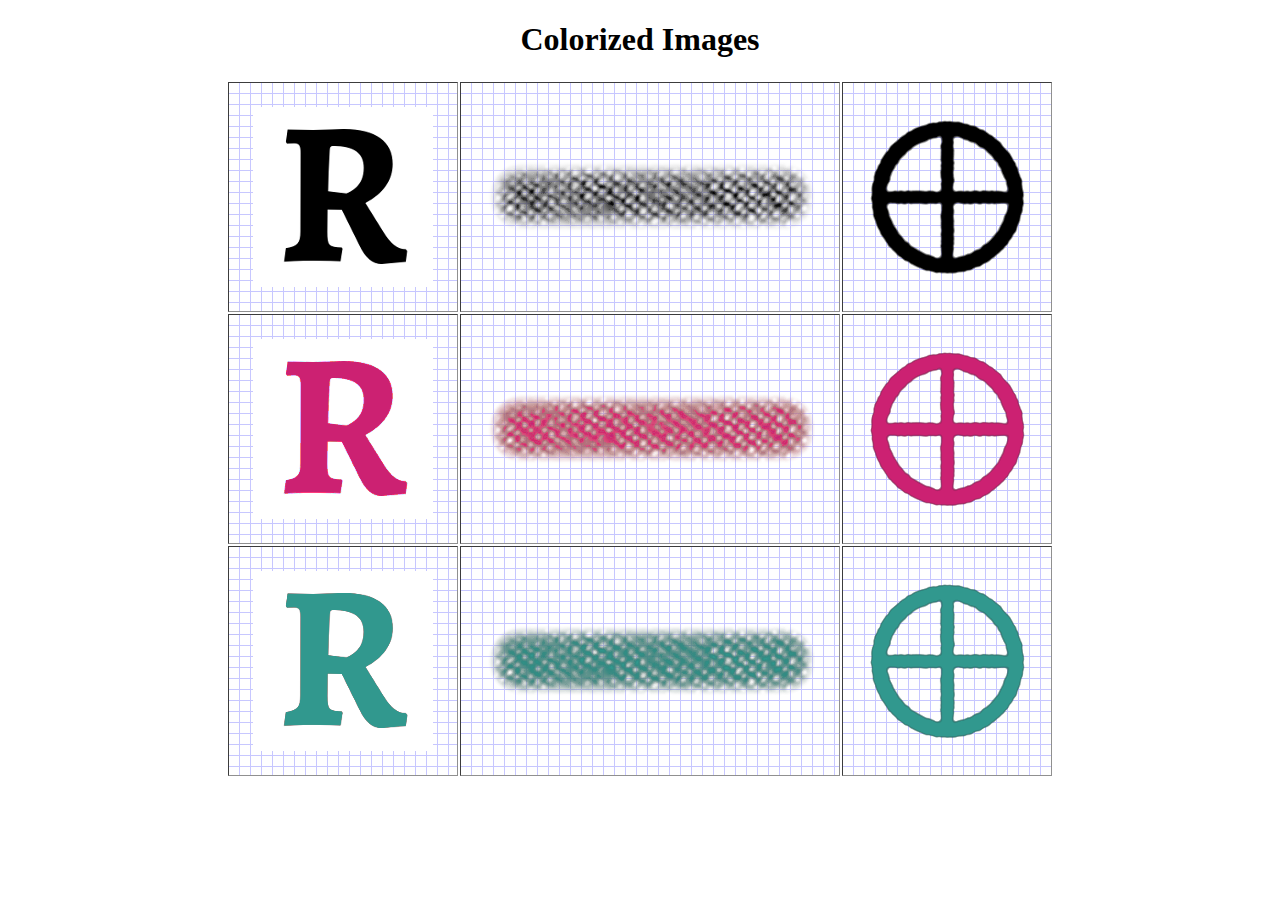
<file: demo/index.html>
<?xml version="1.0" encoding="utf-8"?>
<!DOCTYPE html
  PUBLIC "-//W3C//DTD XHTML 1.0 Transitional//EN"
  "http://www.w3.org/TR/xhtml1/DTD/xhtml1-transitional.dtd">
<html xmlns="http://www.w3.org/1999/xhtml" xml:lang="en" lang="en">
  <head>
    <title>Colorized Images</title>
    <style type="text/css">
      h1 {
        text-align: center;
      }
      table {
        margin: 1em auto;
      }
      td {
        padding: 1.5em;
        background-image: url('images/ior/c7c7ff/1.00/grid.png');
        background-repeat: repeat;
        border: 1px #909090 inset;
      }
    </style>
  </head>
  <body>
    <h1>Colorized Images</h1>
    <table>
      <tr>
        <td>
          <img src="images/base/R.png" />
        </td>
        <td>
          <img src="images/base/xhatch.png" />
        </td>
        <td>
          <img src="images/base/earthsym.png" />
        </td>
      </tr>
      <tr>
        <td>
          <img src="images/ior/cc2172/1.00/R.png" />
        </td>
        <td>
          <img src="images/ior/cc2172/1.00/xhatch.png" />
        </td>
        <td>
          <img src="images/ior/cc2172/1.00/earthsym.png" />
        </td>
      </tr>
      <tr>
        <td>
          <img src="images/max/31988e/1.00/R.png" />
        </td>
        <td>
          <img src="images/max/31988e/1.00/xhatch.png" />
        </td>
        <td>
          <img src="images/max/31988e/1.00/earthsym.png" />
        </td>
      </tr>
    </table>
  </body>
</html>
</file>
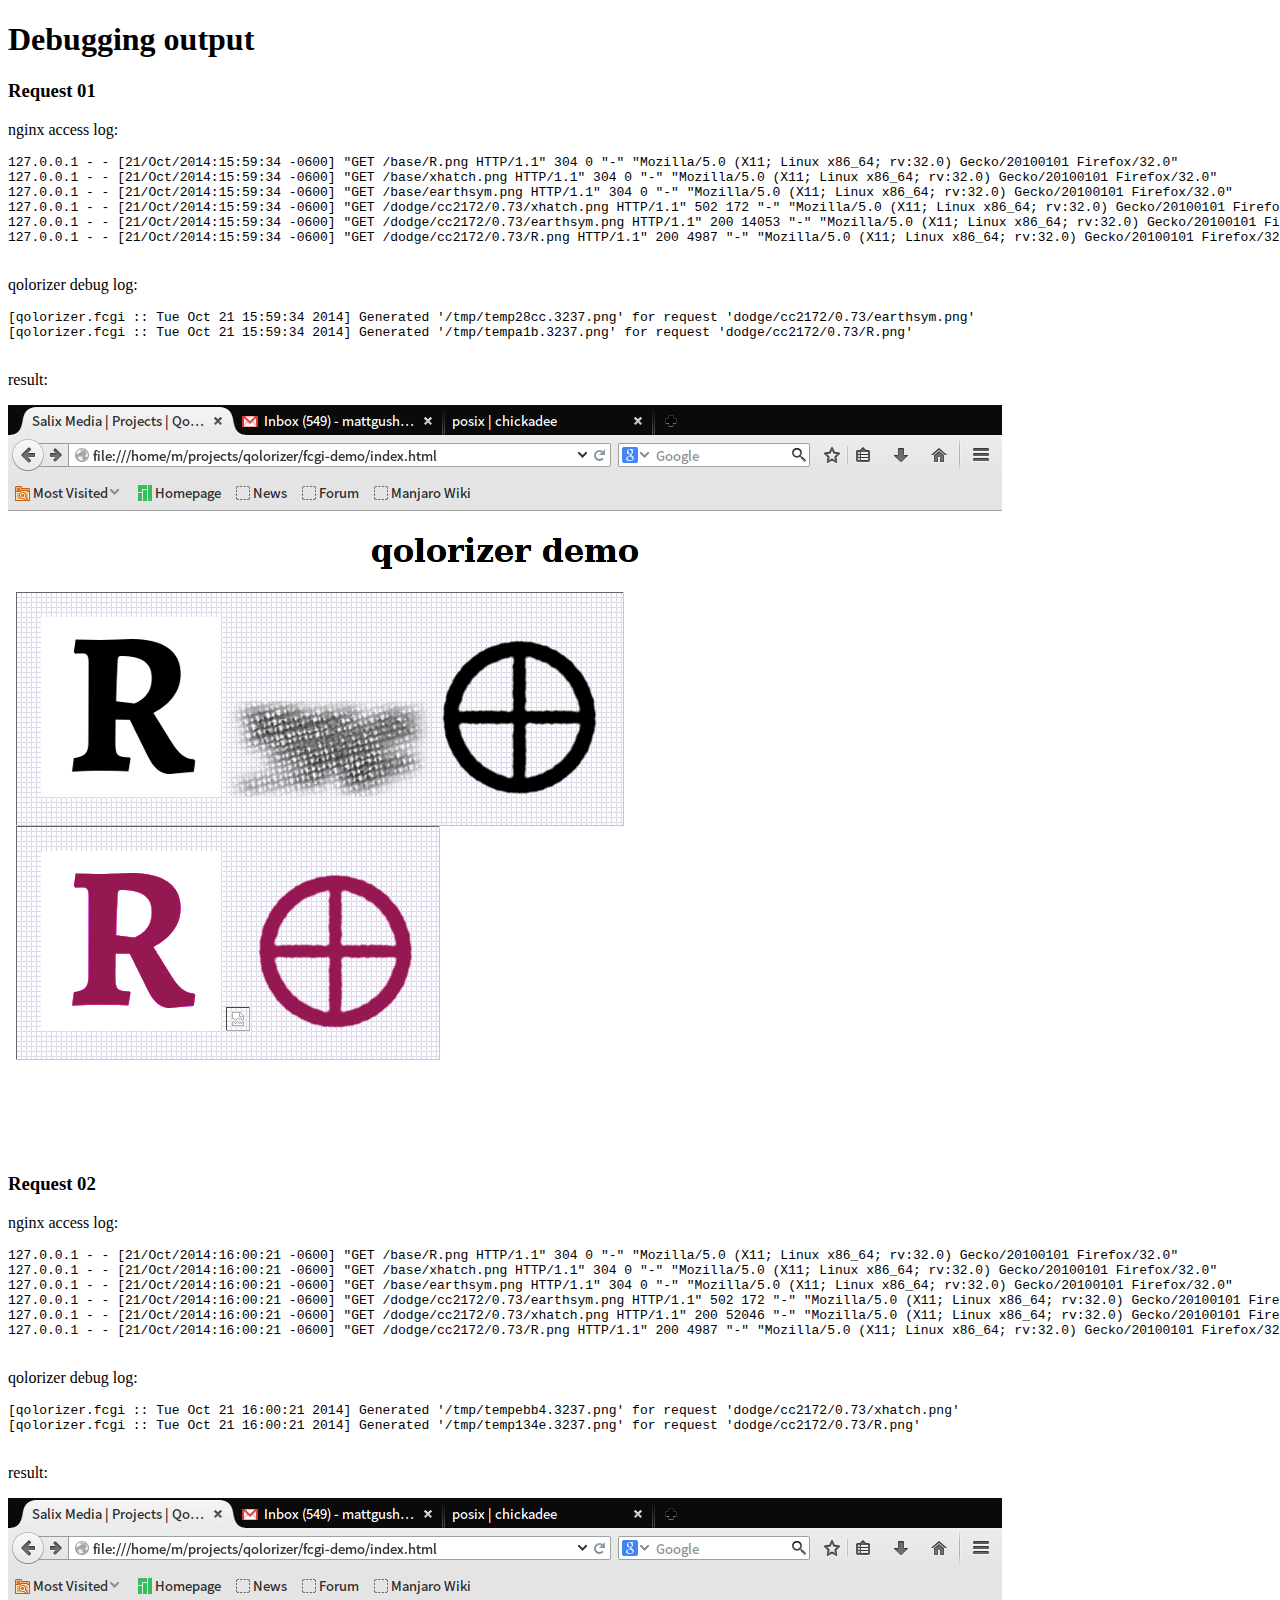
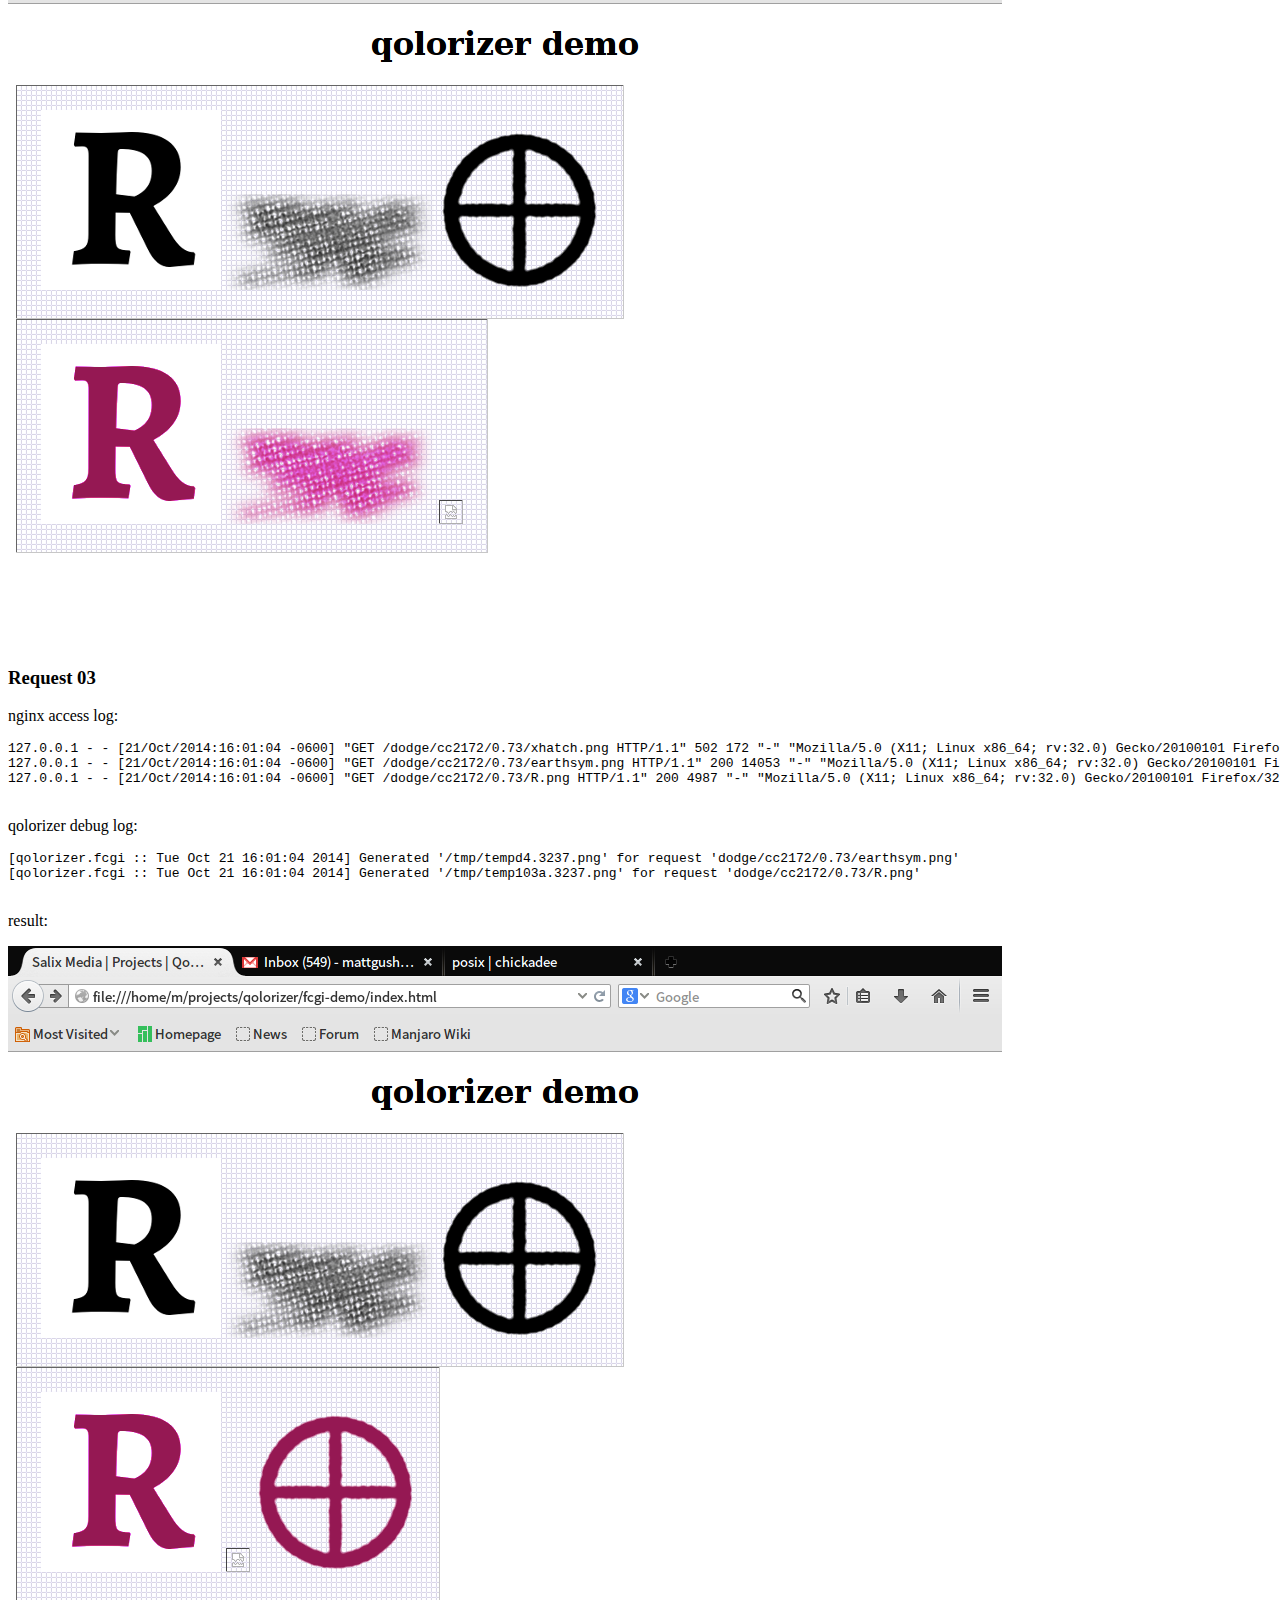
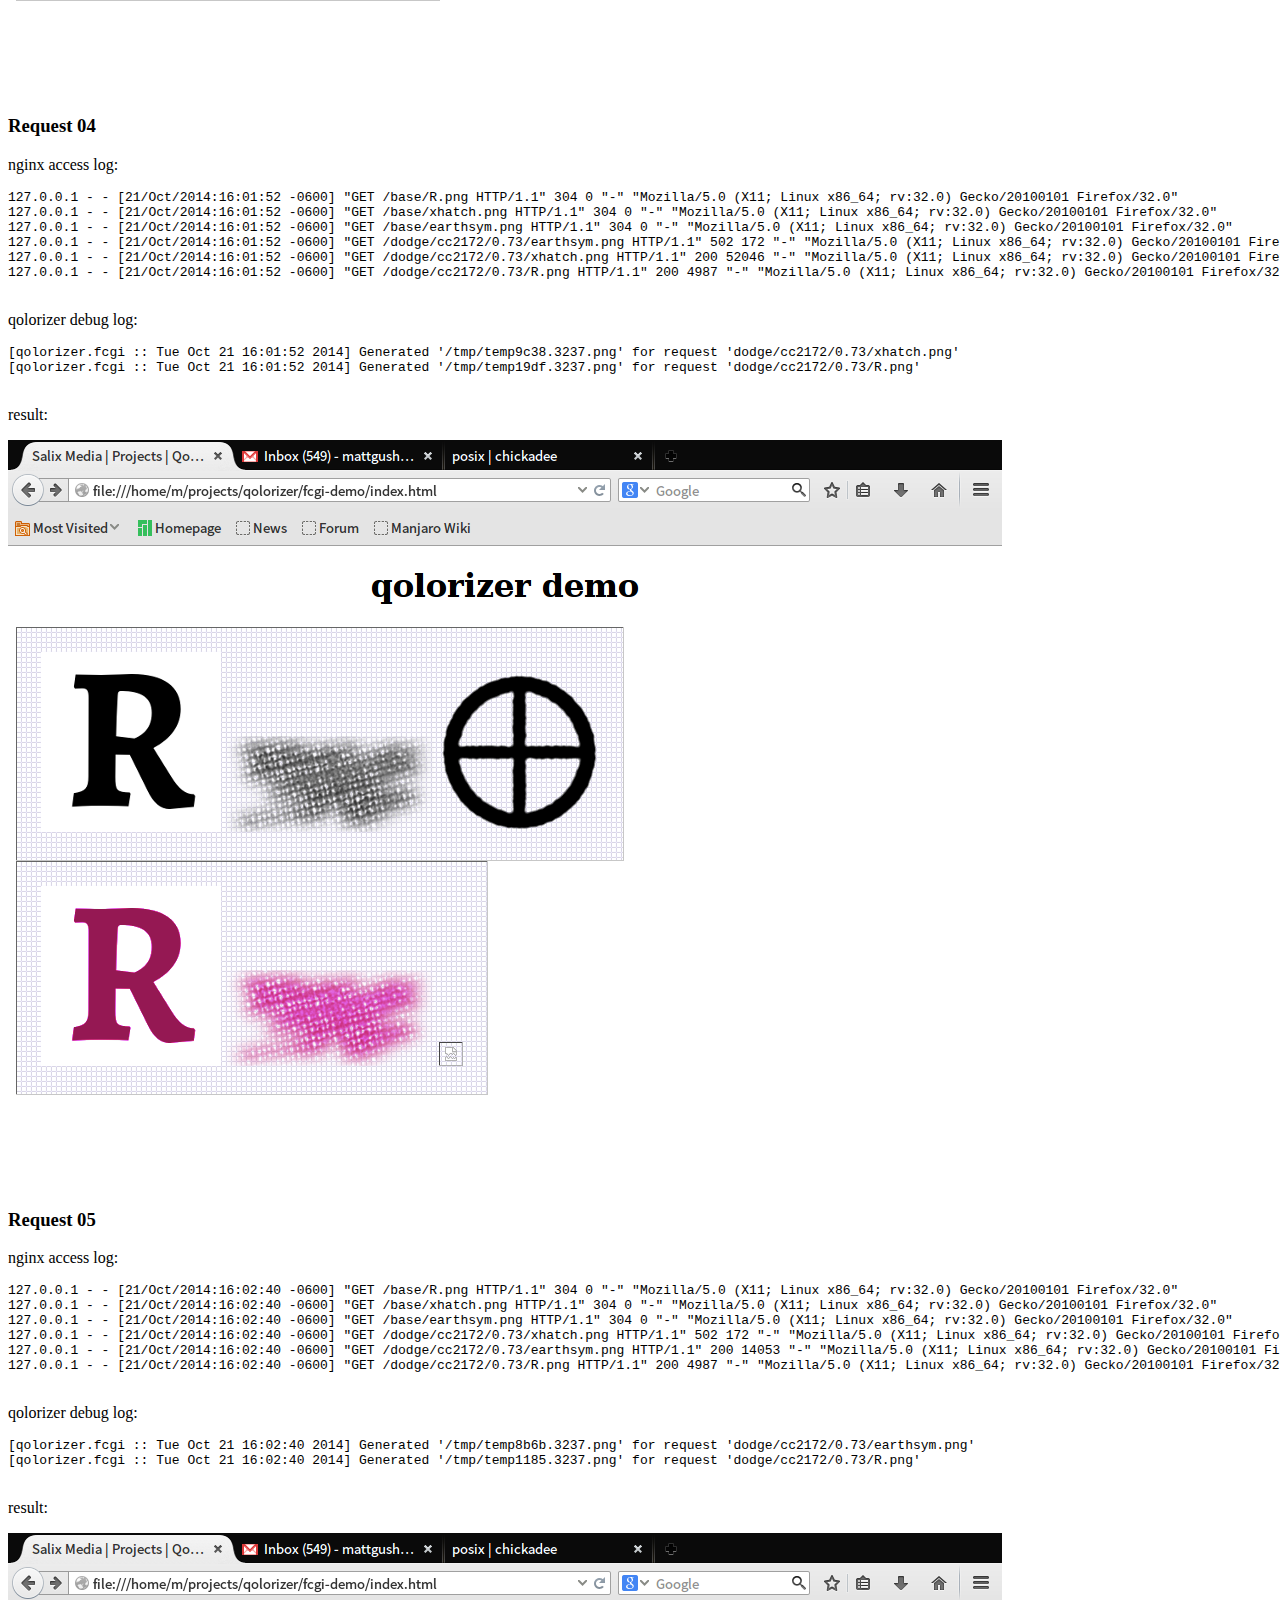
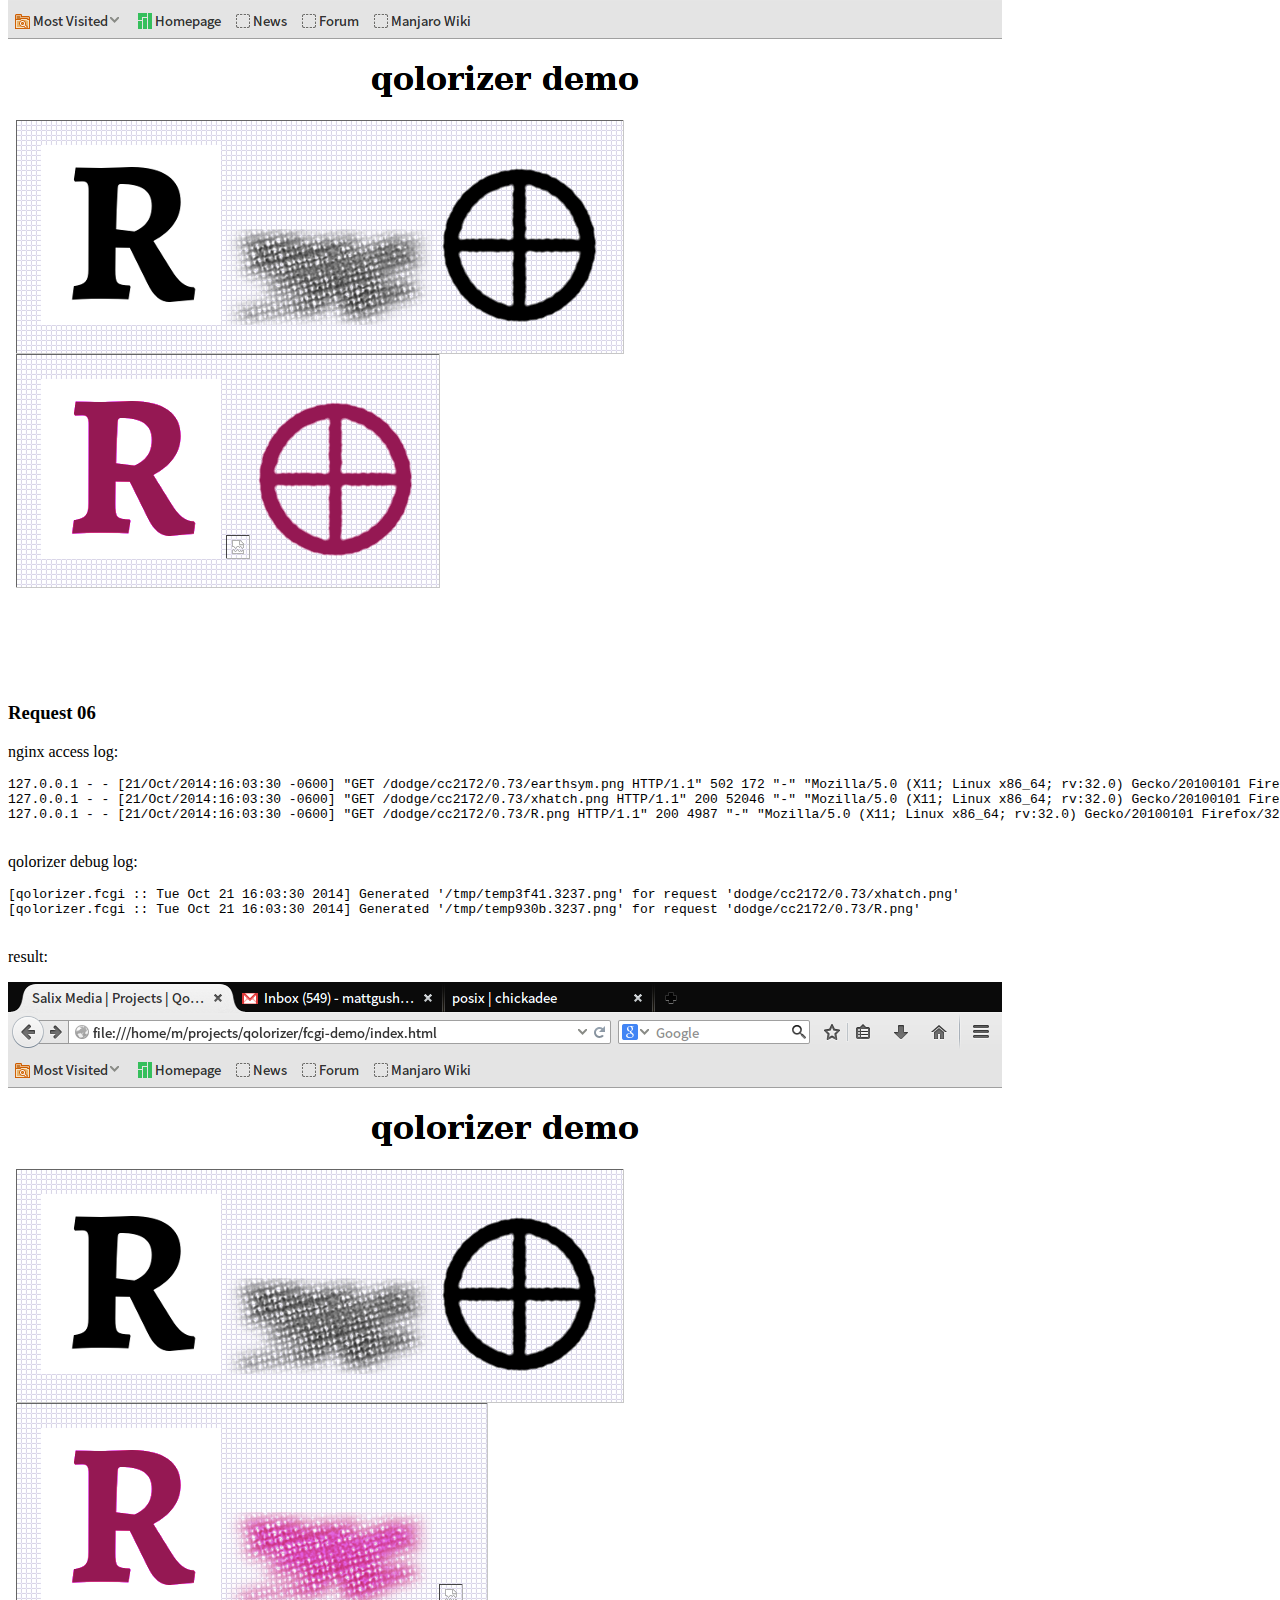
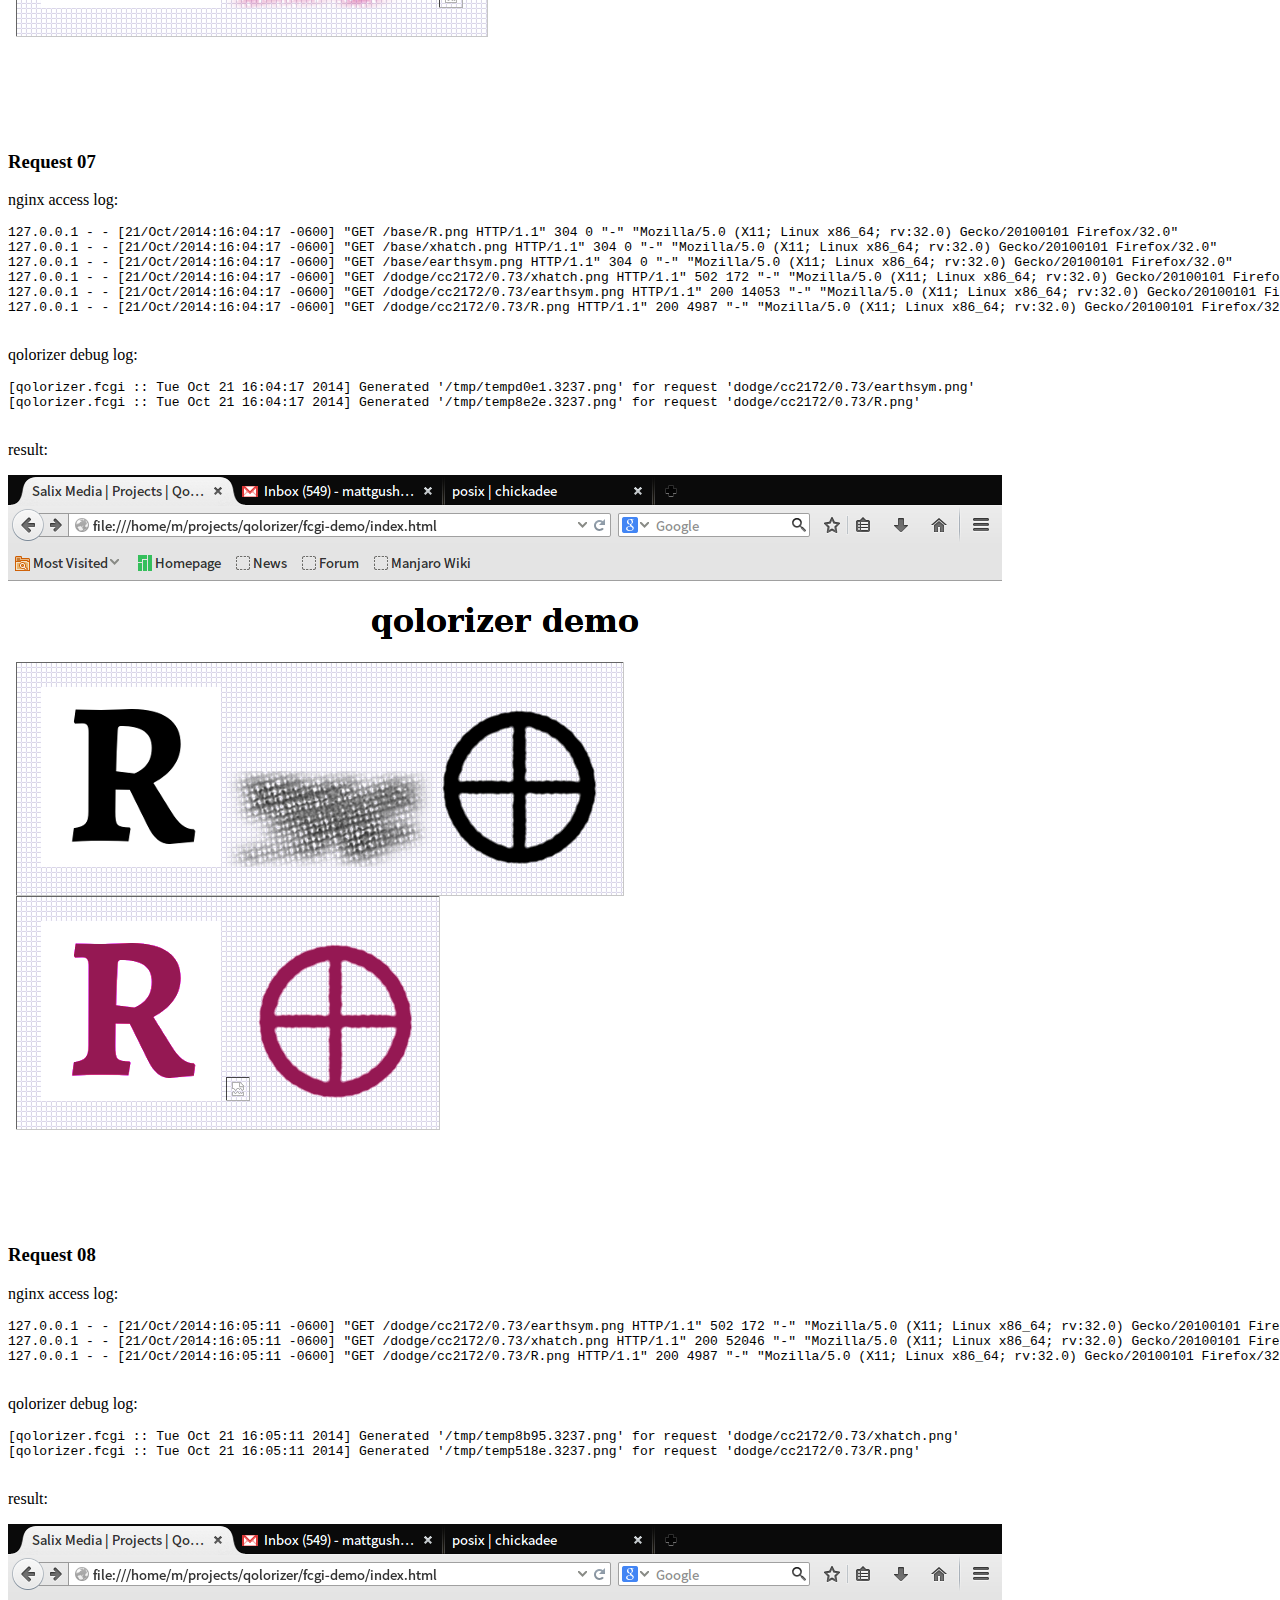
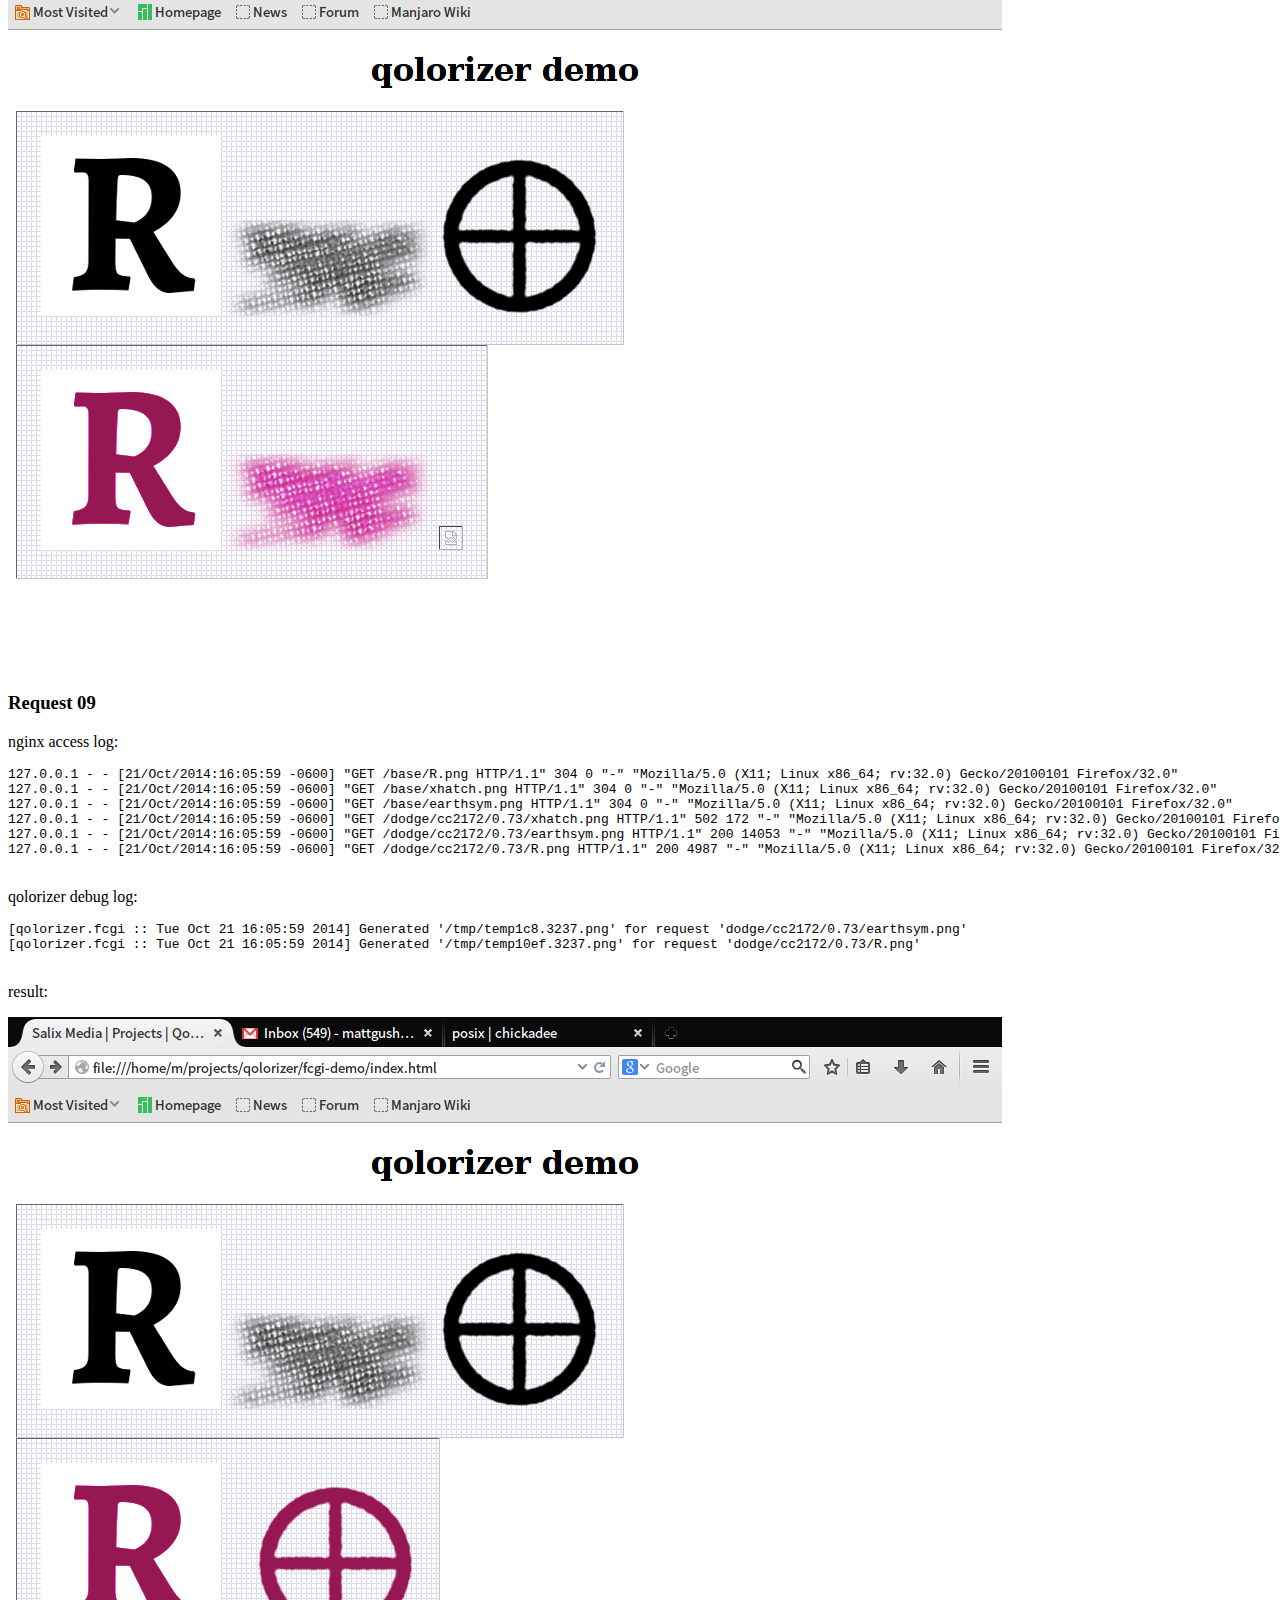
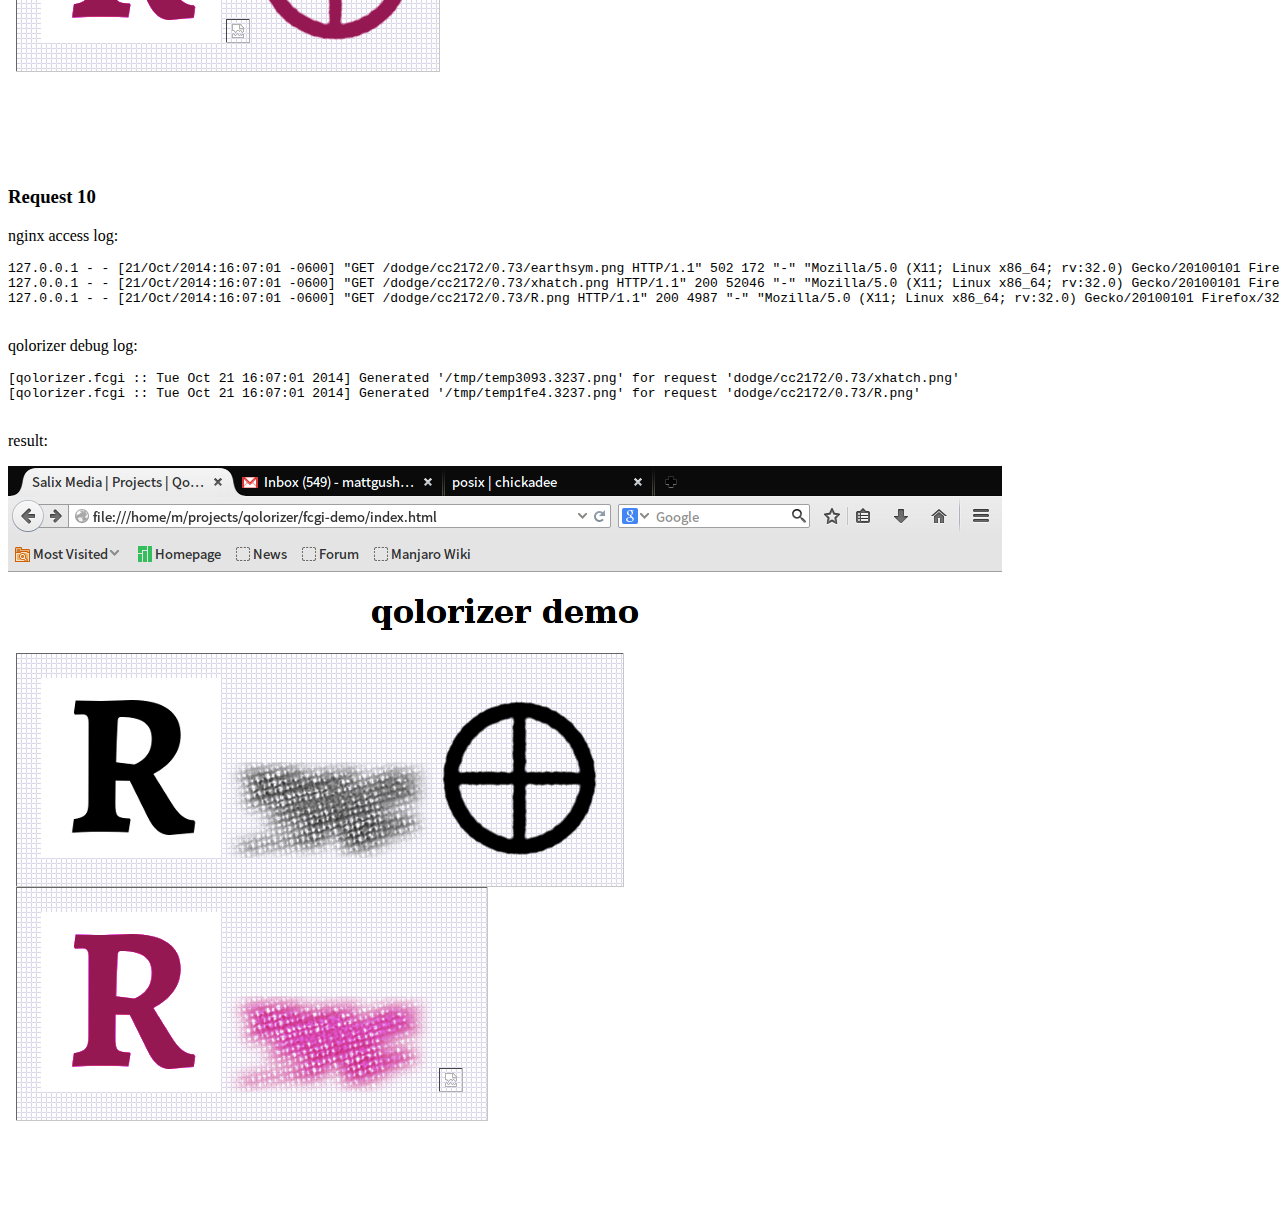
<file: fcgi-demo/debugging/index.html>
<?xml version="1.0" encoding="utf-8"?>
<!DOCTYPE html
  PUBLIC "-//W3C//DTD XHTML 1.0 Transitional//EN"
  "http://www.w3.org/TR/xhtml1/DTD/xhtml1-transitional.dtd">
<html xmlns="http://www.w3.org/1999/xhtml" xml:lang="en" lang="en">
  <head>
    <title>Debugging output</title>
  </head>
  <body>
    <h1>Debugging output</h1>
    <div class="request-data">
      <h3>Request 01</h3>
      <p>nginx access log:</p>
      <pre>
127.0.0.1 - - [21/Oct/2014:15:59:34 -0600] "GET /base/R.png HTTP/1.1" 304 0 "-" "Mozilla/5.0 (X11; Linux x86_64; rv:32.0) Gecko/20100101 Firefox/32.0"
127.0.0.1 - - [21/Oct/2014:15:59:34 -0600] "GET /base/xhatch.png HTTP/1.1" 304 0 "-" "Mozilla/5.0 (X11; Linux x86_64; rv:32.0) Gecko/20100101 Firefox/32.0"
127.0.0.1 - - [21/Oct/2014:15:59:34 -0600] "GET /base/earthsym.png HTTP/1.1" 304 0 "-" "Mozilla/5.0 (X11; Linux x86_64; rv:32.0) Gecko/20100101 Firefox/32.0"
127.0.0.1 - - [21/Oct/2014:15:59:34 -0600] "GET /dodge/cc2172/0.73/xhatch.png HTTP/1.1" 502 172 "-" "Mozilla/5.0 (X11; Linux x86_64; rv:32.0) Gecko/20100101 Firefox/32.0"
127.0.0.1 - - [21/Oct/2014:15:59:34 -0600] "GET /dodge/cc2172/0.73/earthsym.png HTTP/1.1" 200 14053 "-" "Mozilla/5.0 (X11; Linux x86_64; rv:32.0) Gecko/20100101 Firefox/32.0"
127.0.0.1 - - [21/Oct/2014:15:59:34 -0600] "GET /dodge/cc2172/0.73/R.png HTTP/1.1" 200 4987 "-" "Mozilla/5.0 (X11; Linux x86_64; rv:32.0) Gecko/20100101 Firefox/32.0"
      </pre>
      <p>qolorizer debug log:</p>
      <pre>
[qolorizer.fcgi :: Tue Oct 21 15:59:34 2014] Generated '/tmp/temp28cc.3237.png' for request 'dodge/cc2172/0.73/earthsym.png'
[qolorizer.fcgi :: Tue Oct 21 15:59:34 2014] Generated '/tmp/tempa1b.3237.png' for request 'dodge/cc2172/0.73/R.png'
      </pre>
      <p>result:</p>
      <img src="r01.png" />
    </div>
    <div class="request-data">
      <h3>Request 02</h3>
      <p>nginx access log:</p>
      <pre>
127.0.0.1 - - [21/Oct/2014:16:00:21 -0600] "GET /base/R.png HTTP/1.1" 304 0 "-" "Mozilla/5.0 (X11; Linux x86_64; rv:32.0) Gecko/20100101 Firefox/32.0"
127.0.0.1 - - [21/Oct/2014:16:00:21 -0600] "GET /base/xhatch.png HTTP/1.1" 304 0 "-" "Mozilla/5.0 (X11; Linux x86_64; rv:32.0) Gecko/20100101 Firefox/32.0"
127.0.0.1 - - [21/Oct/2014:16:00:21 -0600] "GET /base/earthsym.png HTTP/1.1" 304 0 "-" "Mozilla/5.0 (X11; Linux x86_64; rv:32.0) Gecko/20100101 Firefox/32.0"
127.0.0.1 - - [21/Oct/2014:16:00:21 -0600] "GET /dodge/cc2172/0.73/earthsym.png HTTP/1.1" 502 172 "-" "Mozilla/5.0 (X11; Linux x86_64; rv:32.0) Gecko/20100101 Firefox/32.0"
127.0.0.1 - - [21/Oct/2014:16:00:21 -0600] "GET /dodge/cc2172/0.73/xhatch.png HTTP/1.1" 200 52046 "-" "Mozilla/5.0 (X11; Linux x86_64; rv:32.0) Gecko/20100101 Firefox/32.0"
127.0.0.1 - - [21/Oct/2014:16:00:21 -0600] "GET /dodge/cc2172/0.73/R.png HTTP/1.1" 200 4987 "-" "Mozilla/5.0 (X11; Linux x86_64; rv:32.0) Gecko/20100101 Firefox/32.0"
      </pre>
      <p>qolorizer debug log:</p>
      <pre>
[qolorizer.fcgi :: Tue Oct 21 16:00:21 2014] Generated '/tmp/tempebb4.3237.png' for request 'dodge/cc2172/0.73/xhatch.png'
[qolorizer.fcgi :: Tue Oct 21 16:00:21 2014] Generated '/tmp/temp134e.3237.png' for request 'dodge/cc2172/0.73/R.png'
      </pre>
      <p>result:</p>
      <img src="r02.png" />
    </div>
    <div class="request-data">
      <h3>Request 03</h3>
      <p>nginx access log:</p>
      <pre>
127.0.0.1 - - [21/Oct/2014:16:01:04 -0600] "GET /dodge/cc2172/0.73/xhatch.png HTTP/1.1" 502 172 "-" "Mozilla/5.0 (X11; Linux x86_64; rv:32.0) Gecko/20100101 Firefox/32.0"
127.0.0.1 - - [21/Oct/2014:16:01:04 -0600] "GET /dodge/cc2172/0.73/earthsym.png HTTP/1.1" 200 14053 "-" "Mozilla/5.0 (X11; Linux x86_64; rv:32.0) Gecko/20100101 Firefox/32.0"
127.0.0.1 - - [21/Oct/2014:16:01:04 -0600] "GET /dodge/cc2172/0.73/R.png HTTP/1.1" 200 4987 "-" "Mozilla/5.0 (X11; Linux x86_64; rv:32.0) Gecko/20100101 Firefox/32.0"
      </pre>
      <p>qolorizer debug log:</p>
      <pre>
[qolorizer.fcgi :: Tue Oct 21 16:01:04 2014] Generated '/tmp/tempd4.3237.png' for request 'dodge/cc2172/0.73/earthsym.png'
[qolorizer.fcgi :: Tue Oct 21 16:01:04 2014] Generated '/tmp/temp103a.3237.png' for request 'dodge/cc2172/0.73/R.png'
      </pre>
      <p>result:</p>
      <img src="r03.png" />
    </div>
    <div class="request-data">
      <h3>Request 04</h3>
      <p>nginx access log:</p>
      <pre>
127.0.0.1 - - [21/Oct/2014:16:01:52 -0600] "GET /base/R.png HTTP/1.1" 304 0 "-" "Mozilla/5.0 (X11; Linux x86_64; rv:32.0) Gecko/20100101 Firefox/32.0"
127.0.0.1 - - [21/Oct/2014:16:01:52 -0600] "GET /base/xhatch.png HTTP/1.1" 304 0 "-" "Mozilla/5.0 (X11; Linux x86_64; rv:32.0) Gecko/20100101 Firefox/32.0"
127.0.0.1 - - [21/Oct/2014:16:01:52 -0600] "GET /base/earthsym.png HTTP/1.1" 304 0 "-" "Mozilla/5.0 (X11; Linux x86_64; rv:32.0) Gecko/20100101 Firefox/32.0"
127.0.0.1 - - [21/Oct/2014:16:01:52 -0600] "GET /dodge/cc2172/0.73/earthsym.png HTTP/1.1" 502 172 "-" "Mozilla/5.0 (X11; Linux x86_64; rv:32.0) Gecko/20100101 Firefox/32.0"
127.0.0.1 - - [21/Oct/2014:16:01:52 -0600] "GET /dodge/cc2172/0.73/xhatch.png HTTP/1.1" 200 52046 "-" "Mozilla/5.0 (X11; Linux x86_64; rv:32.0) Gecko/20100101 Firefox/32.0"
127.0.0.1 - - [21/Oct/2014:16:01:52 -0600] "GET /dodge/cc2172/0.73/R.png HTTP/1.1" 200 4987 "-" "Mozilla/5.0 (X11; Linux x86_64; rv:32.0) Gecko/20100101 Firefox/32.0"
      </pre>
      <p>qolorizer debug log:</p>
      <pre>
[qolorizer.fcgi :: Tue Oct 21 16:01:52 2014] Generated '/tmp/temp9c38.3237.png' for request 'dodge/cc2172/0.73/xhatch.png'
[qolorizer.fcgi :: Tue Oct 21 16:01:52 2014] Generated '/tmp/temp19df.3237.png' for request 'dodge/cc2172/0.73/R.png'
      </pre>
      <p>result:</p>
      <img src="r04.png" />
    </div>
    <div class="request-data">
      <h3>Request 05</h3>
      <p>nginx access log:</p>
      <pre>
127.0.0.1 - - [21/Oct/2014:16:02:40 -0600] "GET /base/R.png HTTP/1.1" 304 0 "-" "Mozilla/5.0 (X11; Linux x86_64; rv:32.0) Gecko/20100101 Firefox/32.0"
127.0.0.1 - - [21/Oct/2014:16:02:40 -0600] "GET /base/xhatch.png HTTP/1.1" 304 0 "-" "Mozilla/5.0 (X11; Linux x86_64; rv:32.0) Gecko/20100101 Firefox/32.0"
127.0.0.1 - - [21/Oct/2014:16:02:40 -0600] "GET /base/earthsym.png HTTP/1.1" 304 0 "-" "Mozilla/5.0 (X11; Linux x86_64; rv:32.0) Gecko/20100101 Firefox/32.0"
127.0.0.1 - - [21/Oct/2014:16:02:40 -0600] "GET /dodge/cc2172/0.73/xhatch.png HTTP/1.1" 502 172 "-" "Mozilla/5.0 (X11; Linux x86_64; rv:32.0) Gecko/20100101 Firefox/32.0"
127.0.0.1 - - [21/Oct/2014:16:02:40 -0600] "GET /dodge/cc2172/0.73/earthsym.png HTTP/1.1" 200 14053 "-" "Mozilla/5.0 (X11; Linux x86_64; rv:32.0) Gecko/20100101 Firefox/32.0"
127.0.0.1 - - [21/Oct/2014:16:02:40 -0600] "GET /dodge/cc2172/0.73/R.png HTTP/1.1" 200 4987 "-" "Mozilla/5.0 (X11; Linux x86_64; rv:32.0) Gecko/20100101 Firefox/32.0"
      </pre>
      <p>qolorizer debug log:</p>
      <pre>
[qolorizer.fcgi :: Tue Oct 21 16:02:40 2014] Generated '/tmp/temp8b6b.3237.png' for request 'dodge/cc2172/0.73/earthsym.png'
[qolorizer.fcgi :: Tue Oct 21 16:02:40 2014] Generated '/tmp/temp1185.3237.png' for request 'dodge/cc2172/0.73/R.png'
      </pre>
      <p>result:</p>
      <img src="r05.png" />
    </div>
    <div class="request-data">
      <h3>Request 06</h3>
      <p>nginx access log:</p>
      <pre>
127.0.0.1 - - [21/Oct/2014:16:03:30 -0600] "GET /dodge/cc2172/0.73/earthsym.png HTTP/1.1" 502 172 "-" "Mozilla/5.0 (X11; Linux x86_64; rv:32.0) Gecko/20100101 Firefox/32.0"
127.0.0.1 - - [21/Oct/2014:16:03:30 -0600] "GET /dodge/cc2172/0.73/xhatch.png HTTP/1.1" 200 52046 "-" "Mozilla/5.0 (X11; Linux x86_64; rv:32.0) Gecko/20100101 Firefox/32.0"
127.0.0.1 - - [21/Oct/2014:16:03:30 -0600] "GET /dodge/cc2172/0.73/R.png HTTP/1.1" 200 4987 "-" "Mozilla/5.0 (X11; Linux x86_64; rv:32.0) Gecko/20100101 Firefox/32.0"
      </pre>
      <p>qolorizer debug log:</p>
      <pre>
[qolorizer.fcgi :: Tue Oct 21 16:03:30 2014] Generated '/tmp/temp3f41.3237.png' for request 'dodge/cc2172/0.73/xhatch.png'
[qolorizer.fcgi :: Tue Oct 21 16:03:30 2014] Generated '/tmp/temp930b.3237.png' for request 'dodge/cc2172/0.73/R.png'
      </pre>
      <p>result:</p>
      <img src="r06.png" />
    </div>
    <div class="request-data">
      <h3>Request 07</h3>
      <p>nginx access log:</p>
      <pre>
127.0.0.1 - - [21/Oct/2014:16:04:17 -0600] "GET /base/R.png HTTP/1.1" 304 0 "-" "Mozilla/5.0 (X11; Linux x86_64; rv:32.0) Gecko/20100101 Firefox/32.0"
127.0.0.1 - - [21/Oct/2014:16:04:17 -0600] "GET /base/xhatch.png HTTP/1.1" 304 0 "-" "Mozilla/5.0 (X11; Linux x86_64; rv:32.0) Gecko/20100101 Firefox/32.0"
127.0.0.1 - - [21/Oct/2014:16:04:17 -0600] "GET /base/earthsym.png HTTP/1.1" 304 0 "-" "Mozilla/5.0 (X11; Linux x86_64; rv:32.0) Gecko/20100101 Firefox/32.0"
127.0.0.1 - - [21/Oct/2014:16:04:17 -0600] "GET /dodge/cc2172/0.73/xhatch.png HTTP/1.1" 502 172 "-" "Mozilla/5.0 (X11; Linux x86_64; rv:32.0) Gecko/20100101 Firefox/32.0"
127.0.0.1 - - [21/Oct/2014:16:04:17 -0600] "GET /dodge/cc2172/0.73/earthsym.png HTTP/1.1" 200 14053 "-" "Mozilla/5.0 (X11; Linux x86_64; rv:32.0) Gecko/20100101 Firefox/32.0"
127.0.0.1 - - [21/Oct/2014:16:04:17 -0600] "GET /dodge/cc2172/0.73/R.png HTTP/1.1" 200 4987 "-" "Mozilla/5.0 (X11; Linux x86_64; rv:32.0) Gecko/20100101 Firefox/32.0"
      </pre>
      <p>qolorizer debug log:</p>
      <pre>
[qolorizer.fcgi :: Tue Oct 21 16:04:17 2014] Generated '/tmp/tempd0e1.3237.png' for request 'dodge/cc2172/0.73/earthsym.png'
[qolorizer.fcgi :: Tue Oct 21 16:04:17 2014] Generated '/tmp/temp8e2e.3237.png' for request 'dodge/cc2172/0.73/R.png'
      </pre>
      <p>result:</p>
      <img src="r07.png" />
    </div>
    <div class="request-data">
      <h3>Request 08</h3>
      <p>nginx access log:</p>
      <pre>
127.0.0.1 - - [21/Oct/2014:16:05:11 -0600] "GET /dodge/cc2172/0.73/earthsym.png HTTP/1.1" 502 172 "-" "Mozilla/5.0 (X11; Linux x86_64; rv:32.0) Gecko/20100101 Firefox/32.0"
127.0.0.1 - - [21/Oct/2014:16:05:11 -0600] "GET /dodge/cc2172/0.73/xhatch.png HTTP/1.1" 200 52046 "-" "Mozilla/5.0 (X11; Linux x86_64; rv:32.0) Gecko/20100101 Firefox/32.0"
127.0.0.1 - - [21/Oct/2014:16:05:11 -0600] "GET /dodge/cc2172/0.73/R.png HTTP/1.1" 200 4987 "-" "Mozilla/5.0 (X11; Linux x86_64; rv:32.0) Gecko/20100101 Firefox/32.0"
      </pre>
      <p>qolorizer debug log:</p>
      <pre>
[qolorizer.fcgi :: Tue Oct 21 16:05:11 2014] Generated '/tmp/temp8b95.3237.png' for request 'dodge/cc2172/0.73/xhatch.png'
[qolorizer.fcgi :: Tue Oct 21 16:05:11 2014] Generated '/tmp/temp518e.3237.png' for request 'dodge/cc2172/0.73/R.png'
      </pre>
      <p>result:</p>
      <img src="r08.png" />
    </div>
    <div class="request-data">
      <h3>Request 09</h3>
      <p>nginx access log:</p>
      <pre>
127.0.0.1 - - [21/Oct/2014:16:05:59 -0600] "GET /base/R.png HTTP/1.1" 304 0 "-" "Mozilla/5.0 (X11; Linux x86_64; rv:32.0) Gecko/20100101 Firefox/32.0"
127.0.0.1 - - [21/Oct/2014:16:05:59 -0600] "GET /base/xhatch.png HTTP/1.1" 304 0 "-" "Mozilla/5.0 (X11; Linux x86_64; rv:32.0) Gecko/20100101 Firefox/32.0"
127.0.0.1 - - [21/Oct/2014:16:05:59 -0600] "GET /base/earthsym.png HTTP/1.1" 304 0 "-" "Mozilla/5.0 (X11; Linux x86_64; rv:32.0) Gecko/20100101 Firefox/32.0"
127.0.0.1 - - [21/Oct/2014:16:05:59 -0600] "GET /dodge/cc2172/0.73/xhatch.png HTTP/1.1" 502 172 "-" "Mozilla/5.0 (X11; Linux x86_64; rv:32.0) Gecko/20100101 Firefox/32.0"
127.0.0.1 - - [21/Oct/2014:16:05:59 -0600] "GET /dodge/cc2172/0.73/earthsym.png HTTP/1.1" 200 14053 "-" "Mozilla/5.0 (X11; Linux x86_64; rv:32.0) Gecko/20100101 Firefox/32.0"
127.0.0.1 - - [21/Oct/2014:16:05:59 -0600] "GET /dodge/cc2172/0.73/R.png HTTP/1.1" 200 4987 "-" "Mozilla/5.0 (X11; Linux x86_64; rv:32.0) Gecko/20100101 Firefox/32.0"
      </pre>
      <p>qolorizer debug log:</p>
      <pre>
[qolorizer.fcgi :: Tue Oct 21 16:05:59 2014] Generated '/tmp/temp1c8.3237.png' for request 'dodge/cc2172/0.73/earthsym.png'
[qolorizer.fcgi :: Tue Oct 21 16:05:59 2014] Generated '/tmp/temp10ef.3237.png' for request 'dodge/cc2172/0.73/R.png'
      </pre>
      <p>result:</p>
      <img src="r09.png" />
    </div>
    <div class="request-data">
      <h3>Request 10</h3>
      <p>nginx access log:</p>
      <pre>
127.0.0.1 - - [21/Oct/2014:16:07:01 -0600] "GET /dodge/cc2172/0.73/earthsym.png HTTP/1.1" 502 172 "-" "Mozilla/5.0 (X11; Linux x86_64; rv:32.0) Gecko/20100101 Firefox/32.0"
127.0.0.1 - - [21/Oct/2014:16:07:01 -0600] "GET /dodge/cc2172/0.73/xhatch.png HTTP/1.1" 200 52046 "-" "Mozilla/5.0 (X11; Linux x86_64; rv:32.0) Gecko/20100101 Firefox/32.0"
127.0.0.1 - - [21/Oct/2014:16:07:01 -0600] "GET /dodge/cc2172/0.73/R.png HTTP/1.1" 200 4987 "-" "Mozilla/5.0 (X11; Linux x86_64; rv:32.0) Gecko/20100101 Firefox/32.0"
      </pre>
      <p>qolorizer debug log:</p>
      <pre>
[qolorizer.fcgi :: Tue Oct 21 16:07:01 2014] Generated '/tmp/temp3093.3237.png' for request 'dodge/cc2172/0.73/xhatch.png'
[qolorizer.fcgi :: Tue Oct 21 16:07:01 2014] Generated '/tmp/temp1fe4.3237.png' for request 'dodge/cc2172/0.73/R.png'
      </pre>
      <p>result:</p>
      <img src="r10.png" />
    </div>
  </body>
</html>
</file>
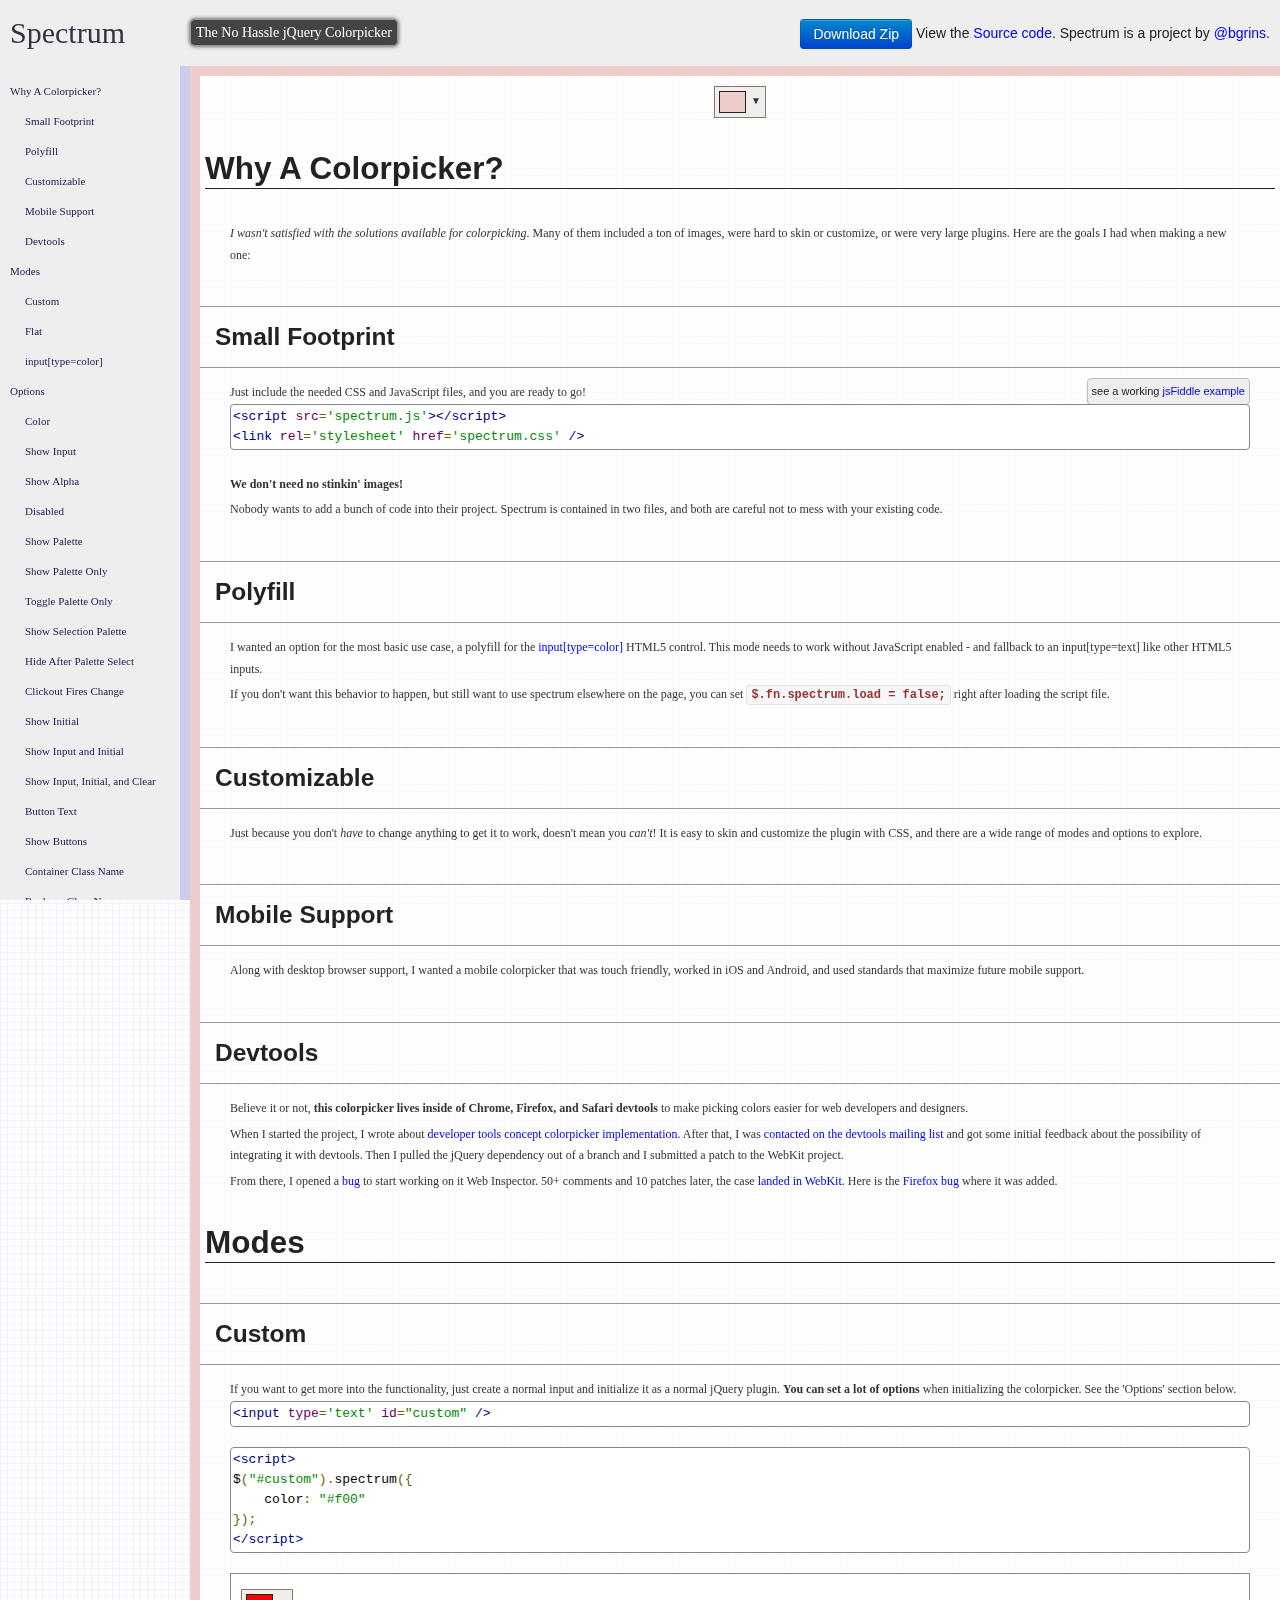
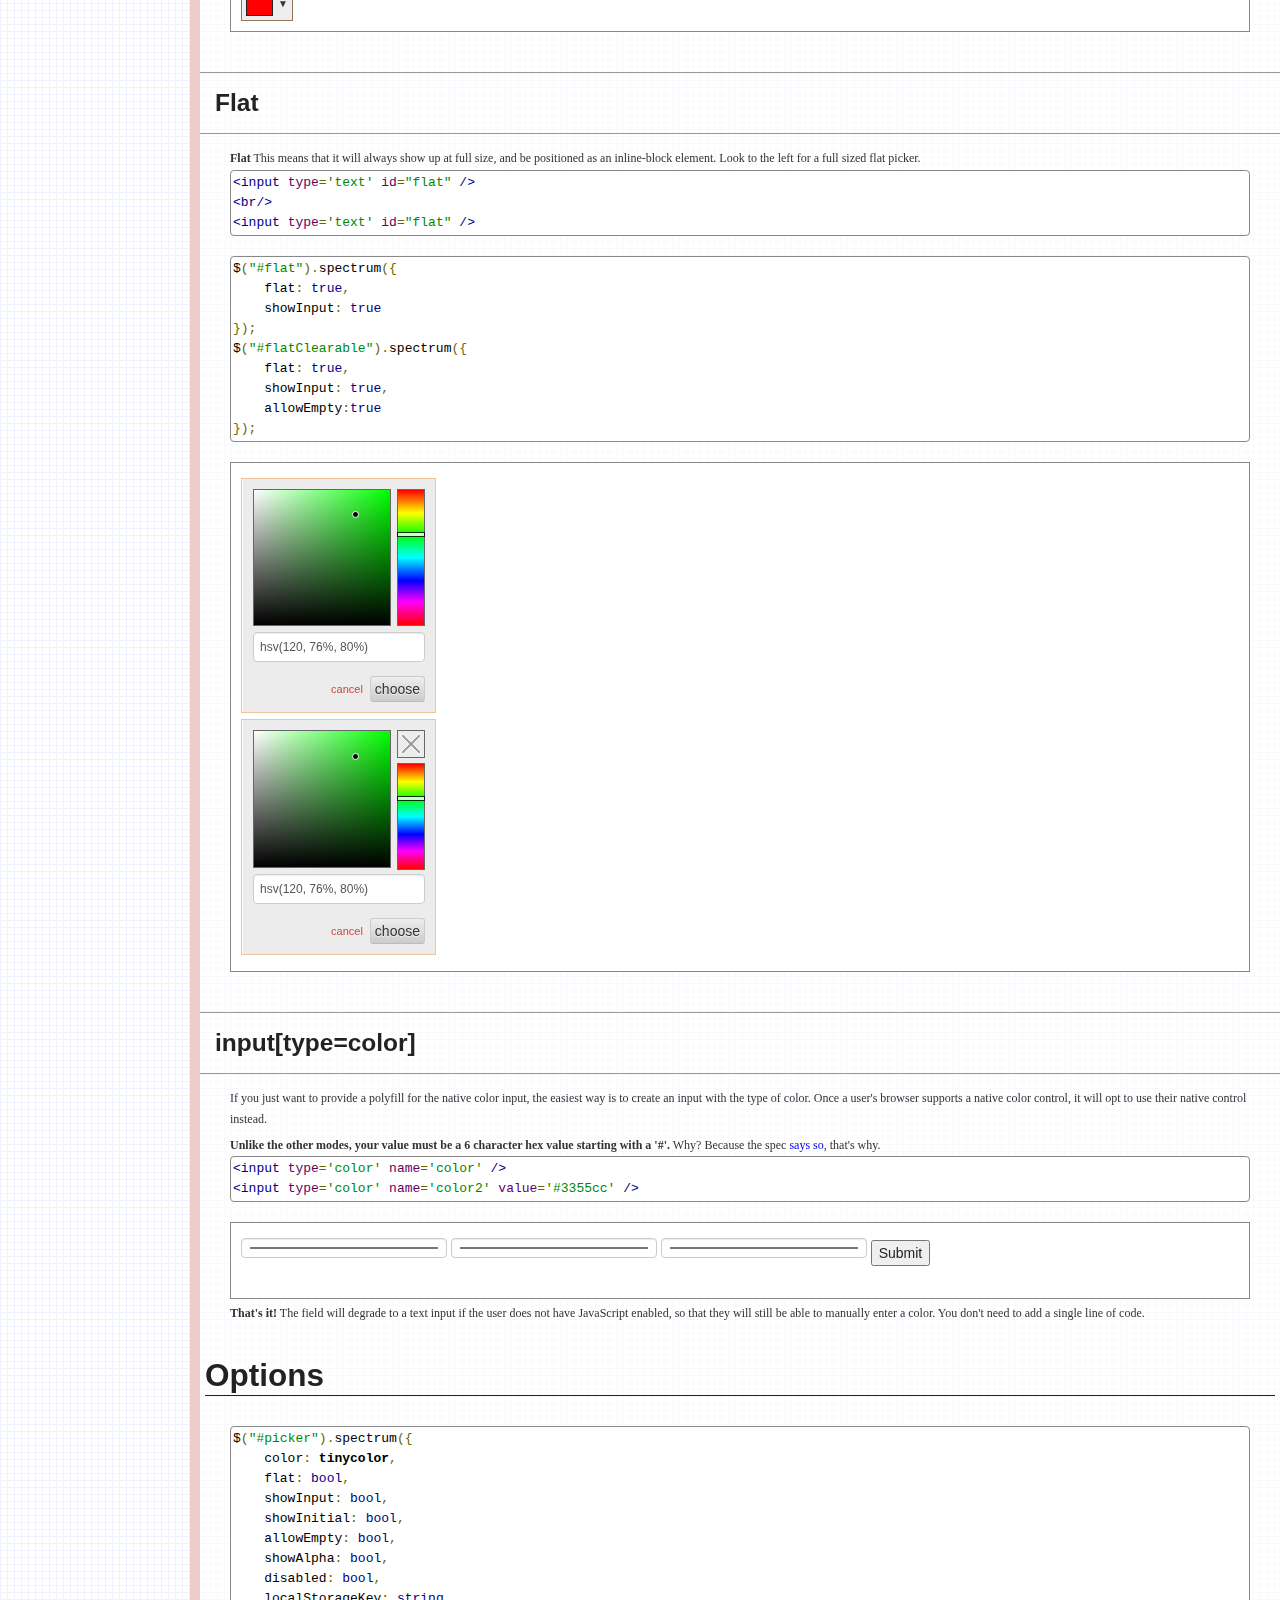
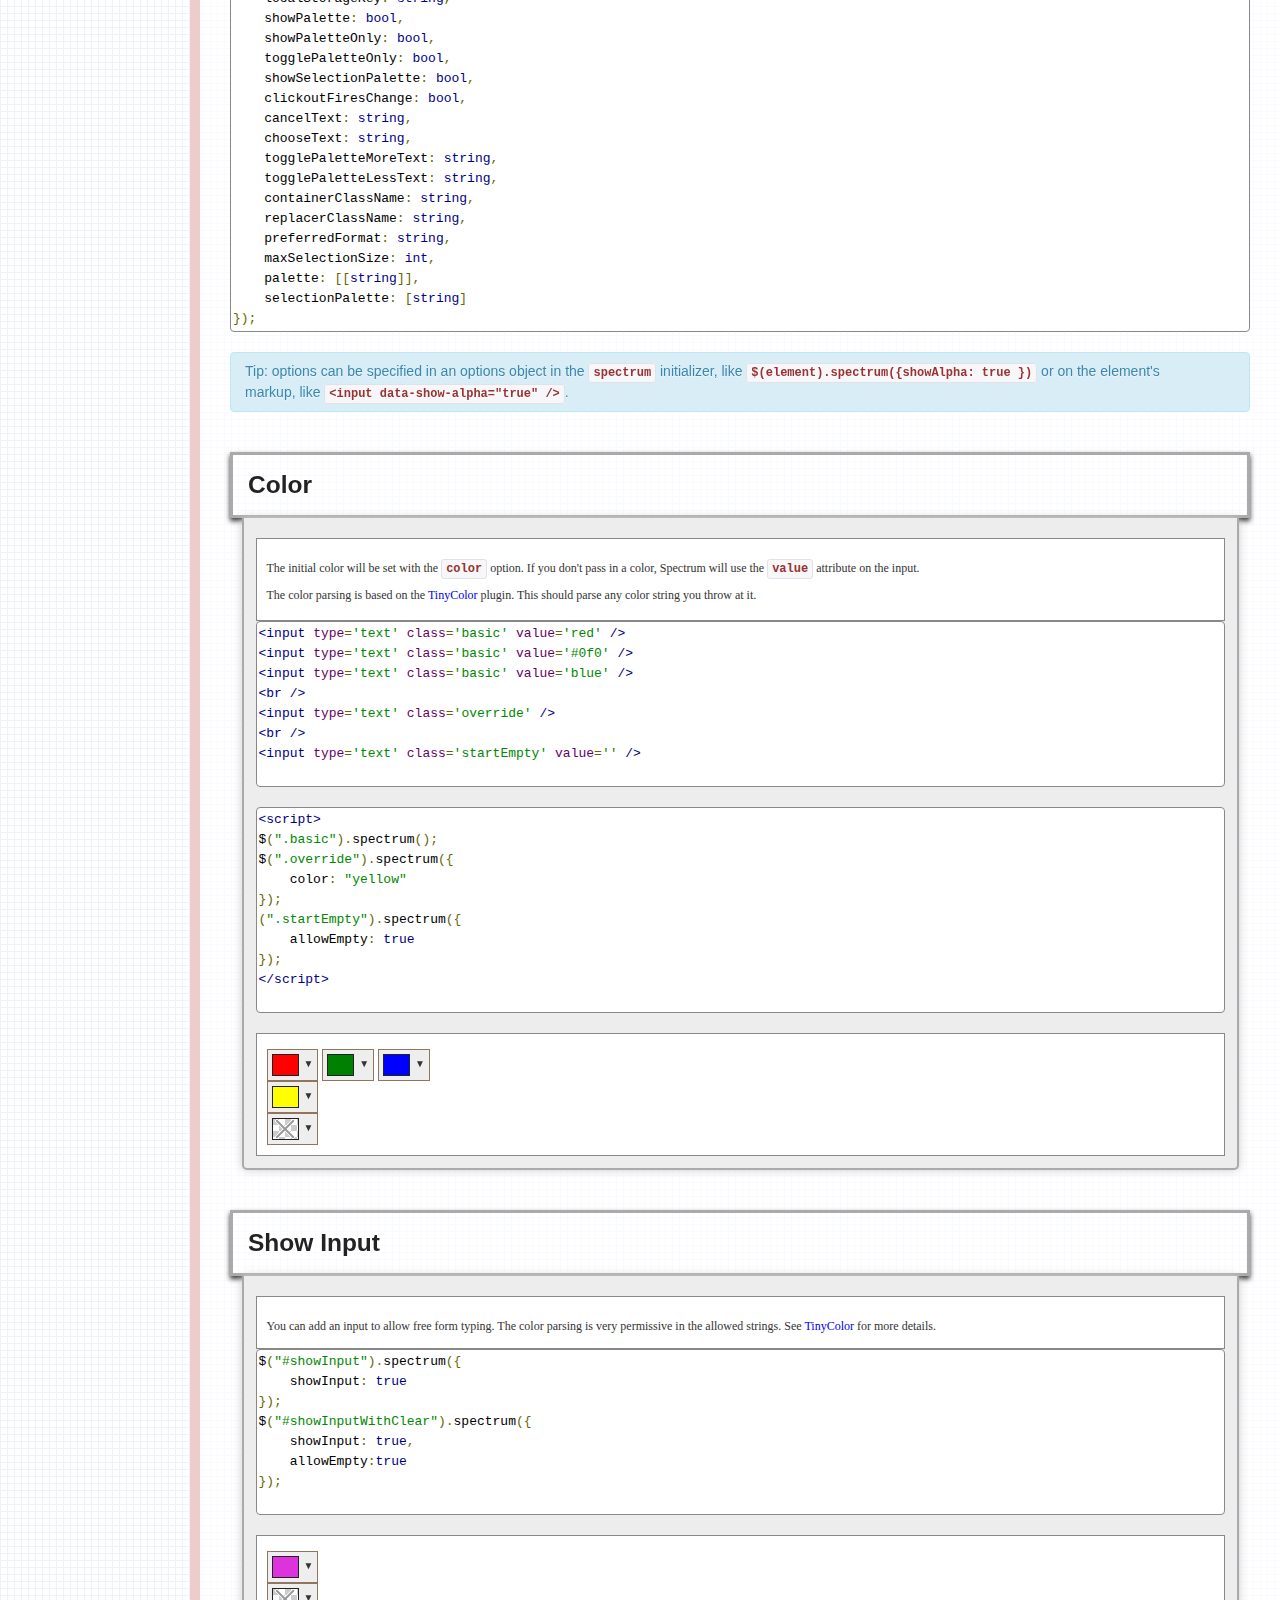
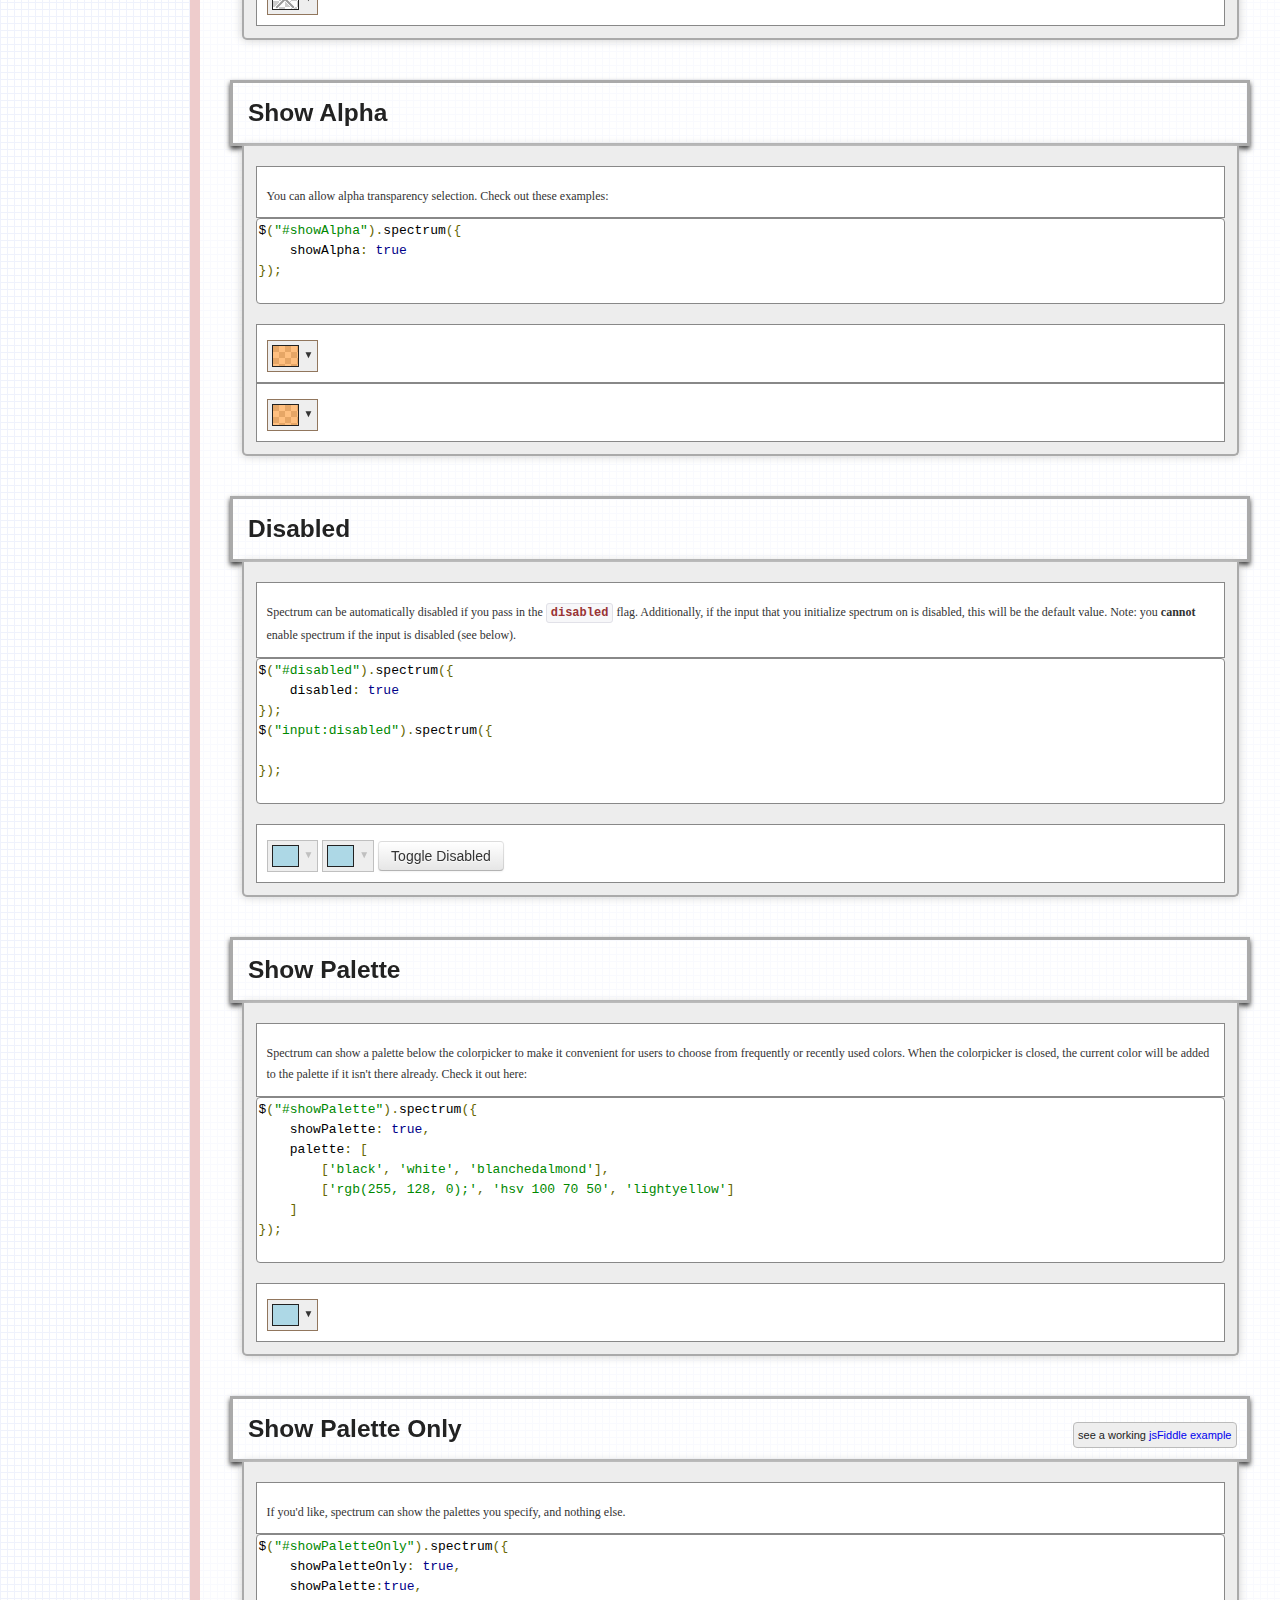
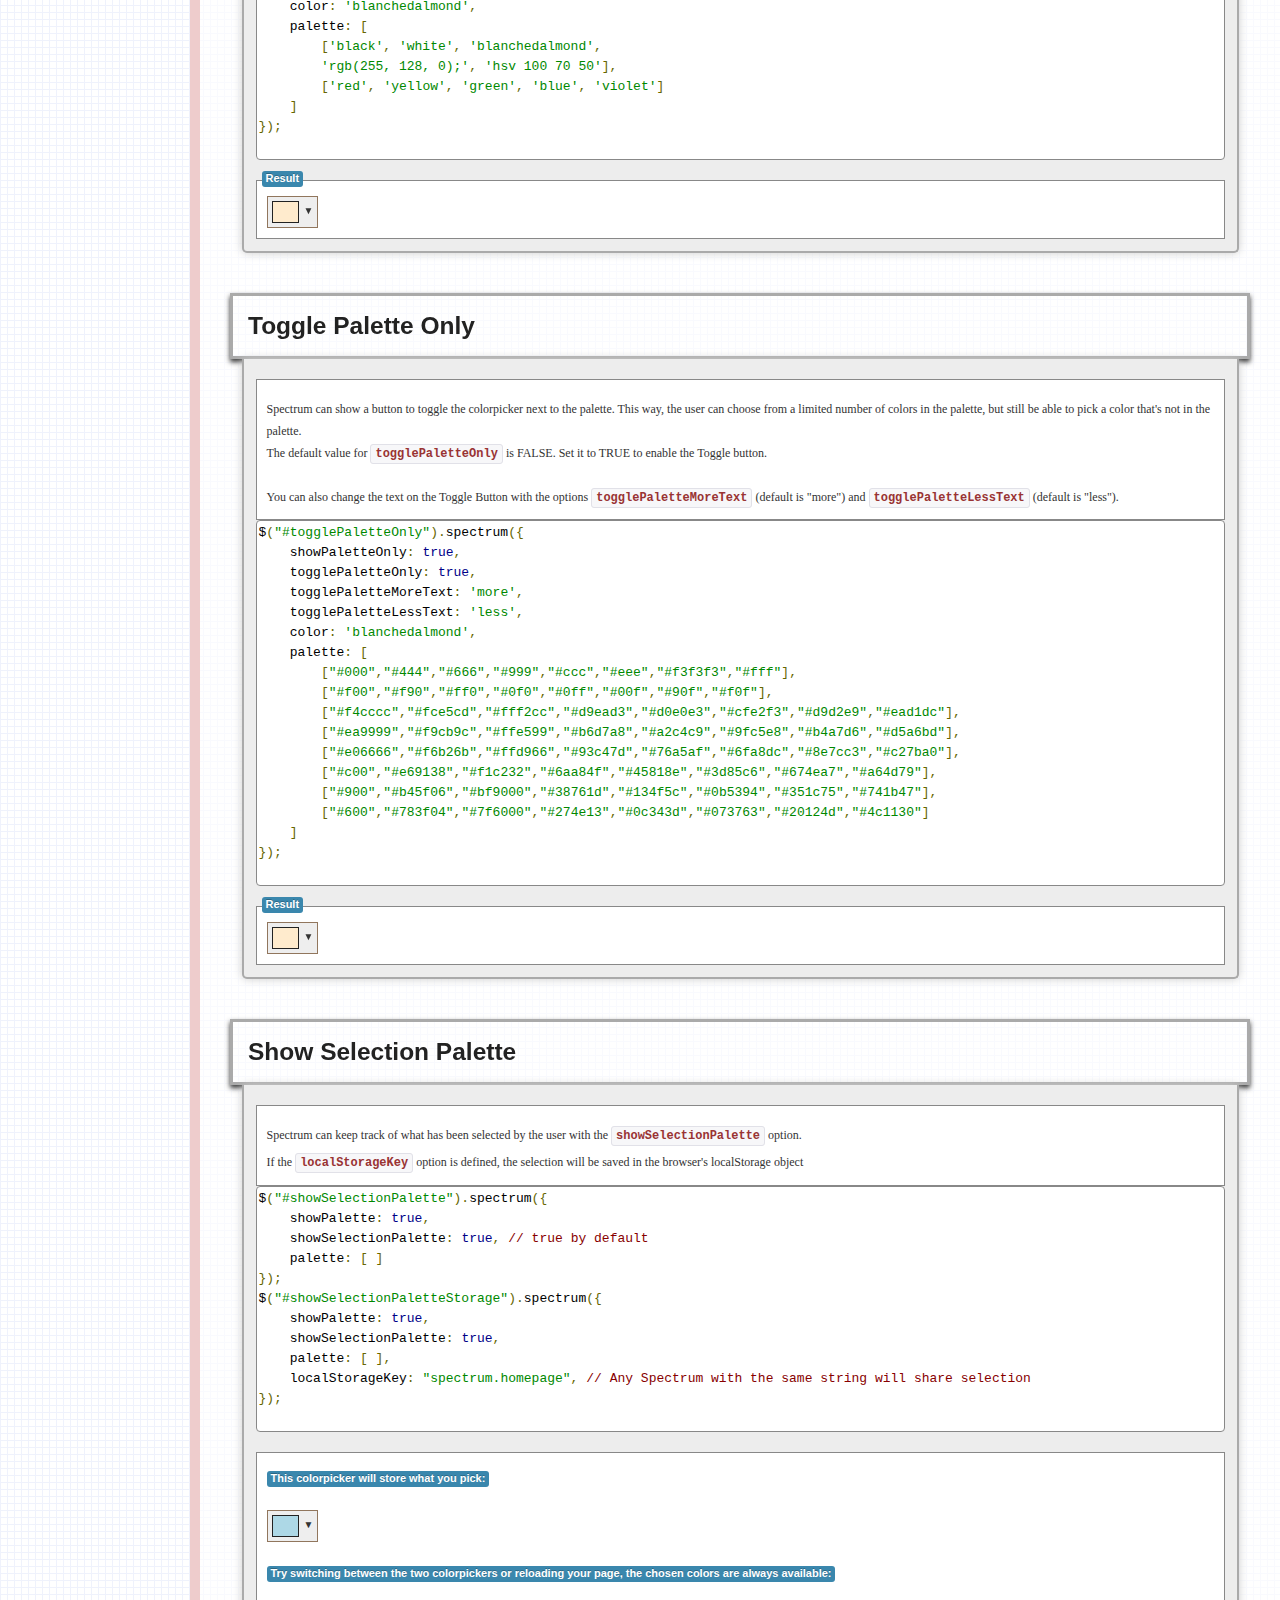
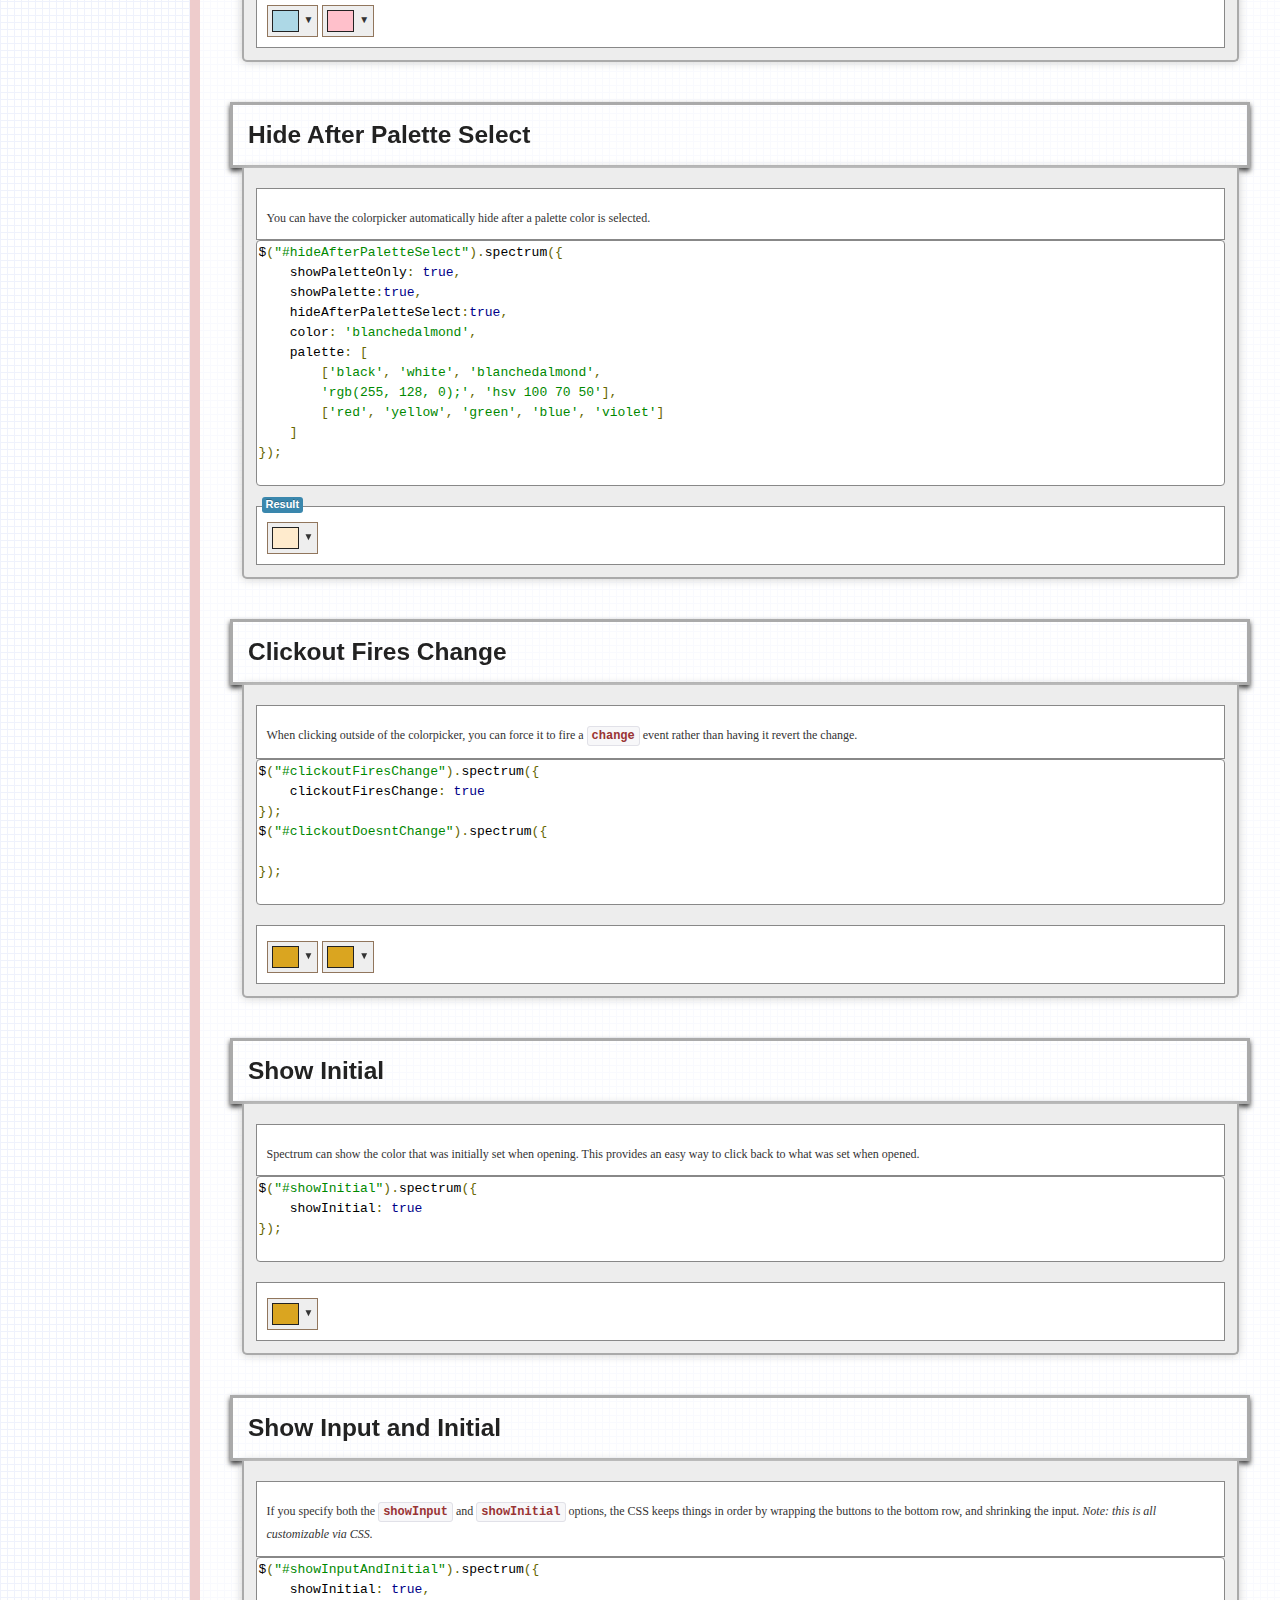
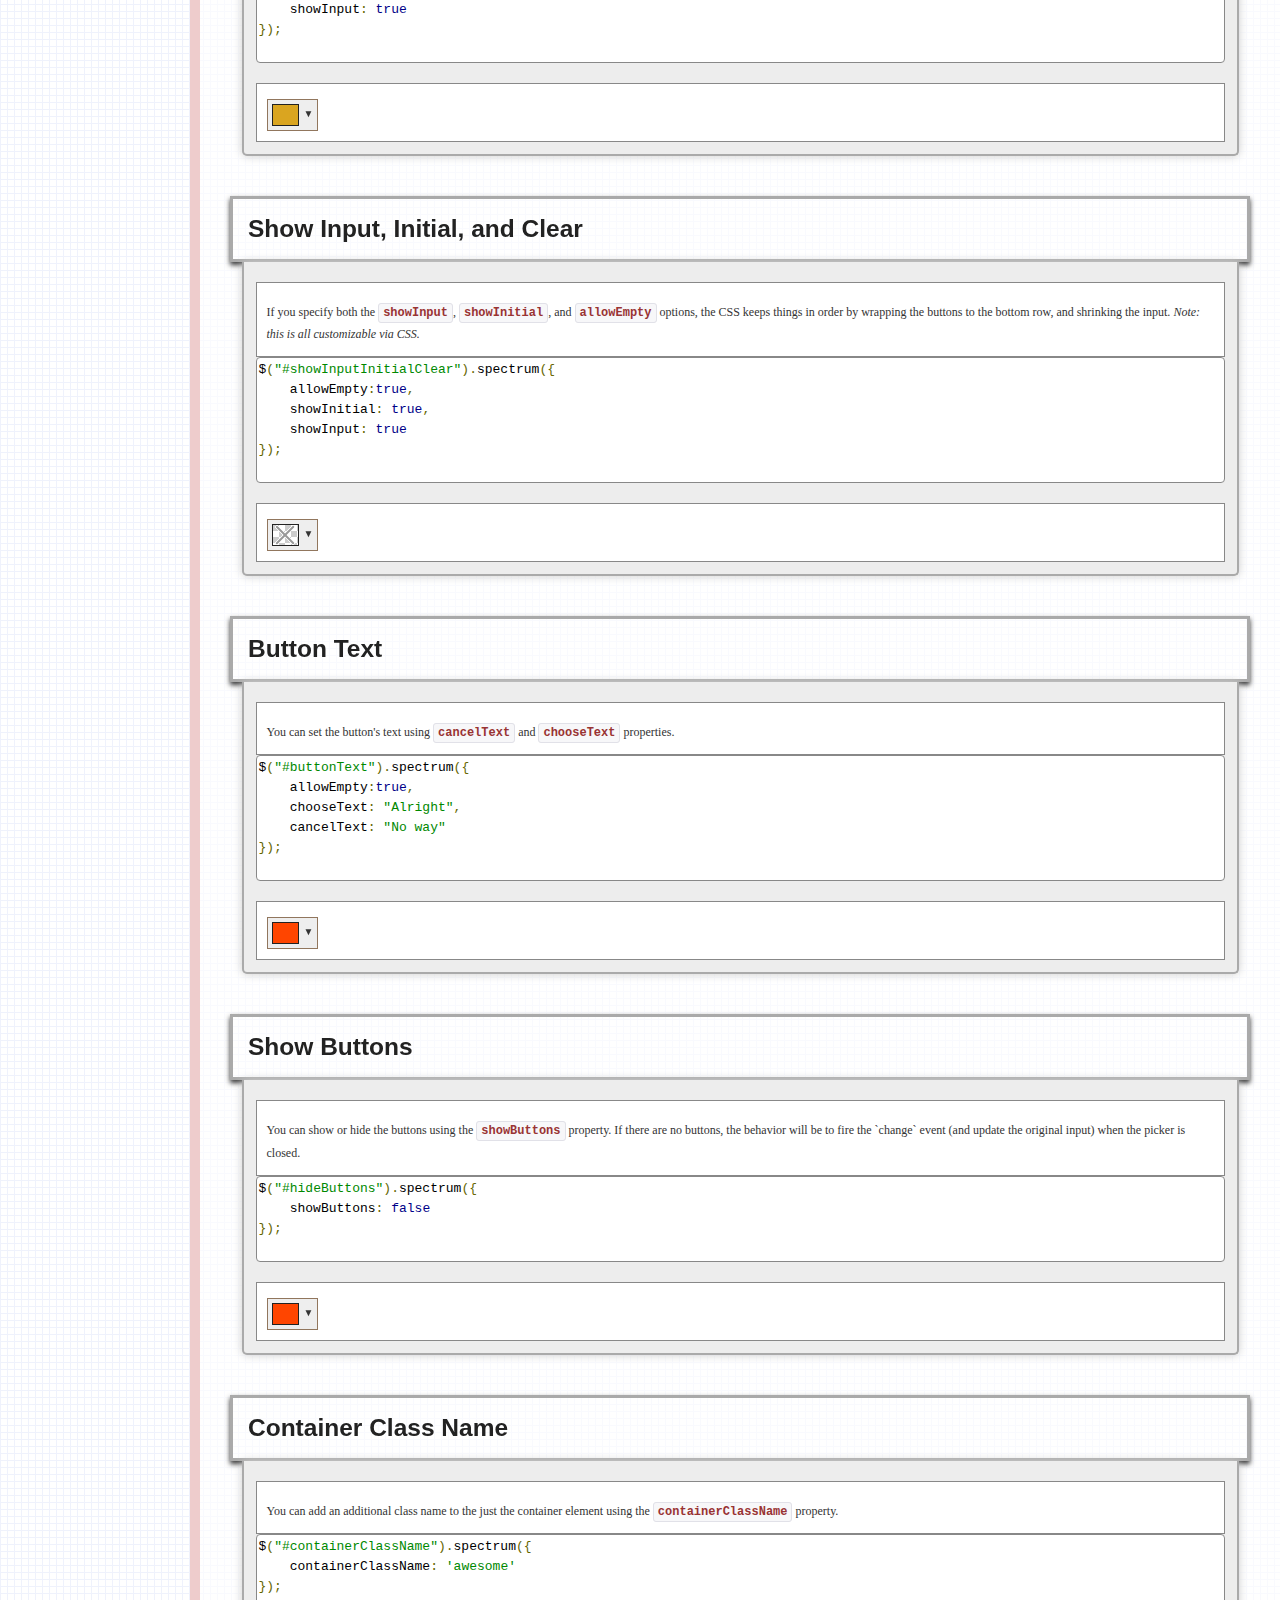
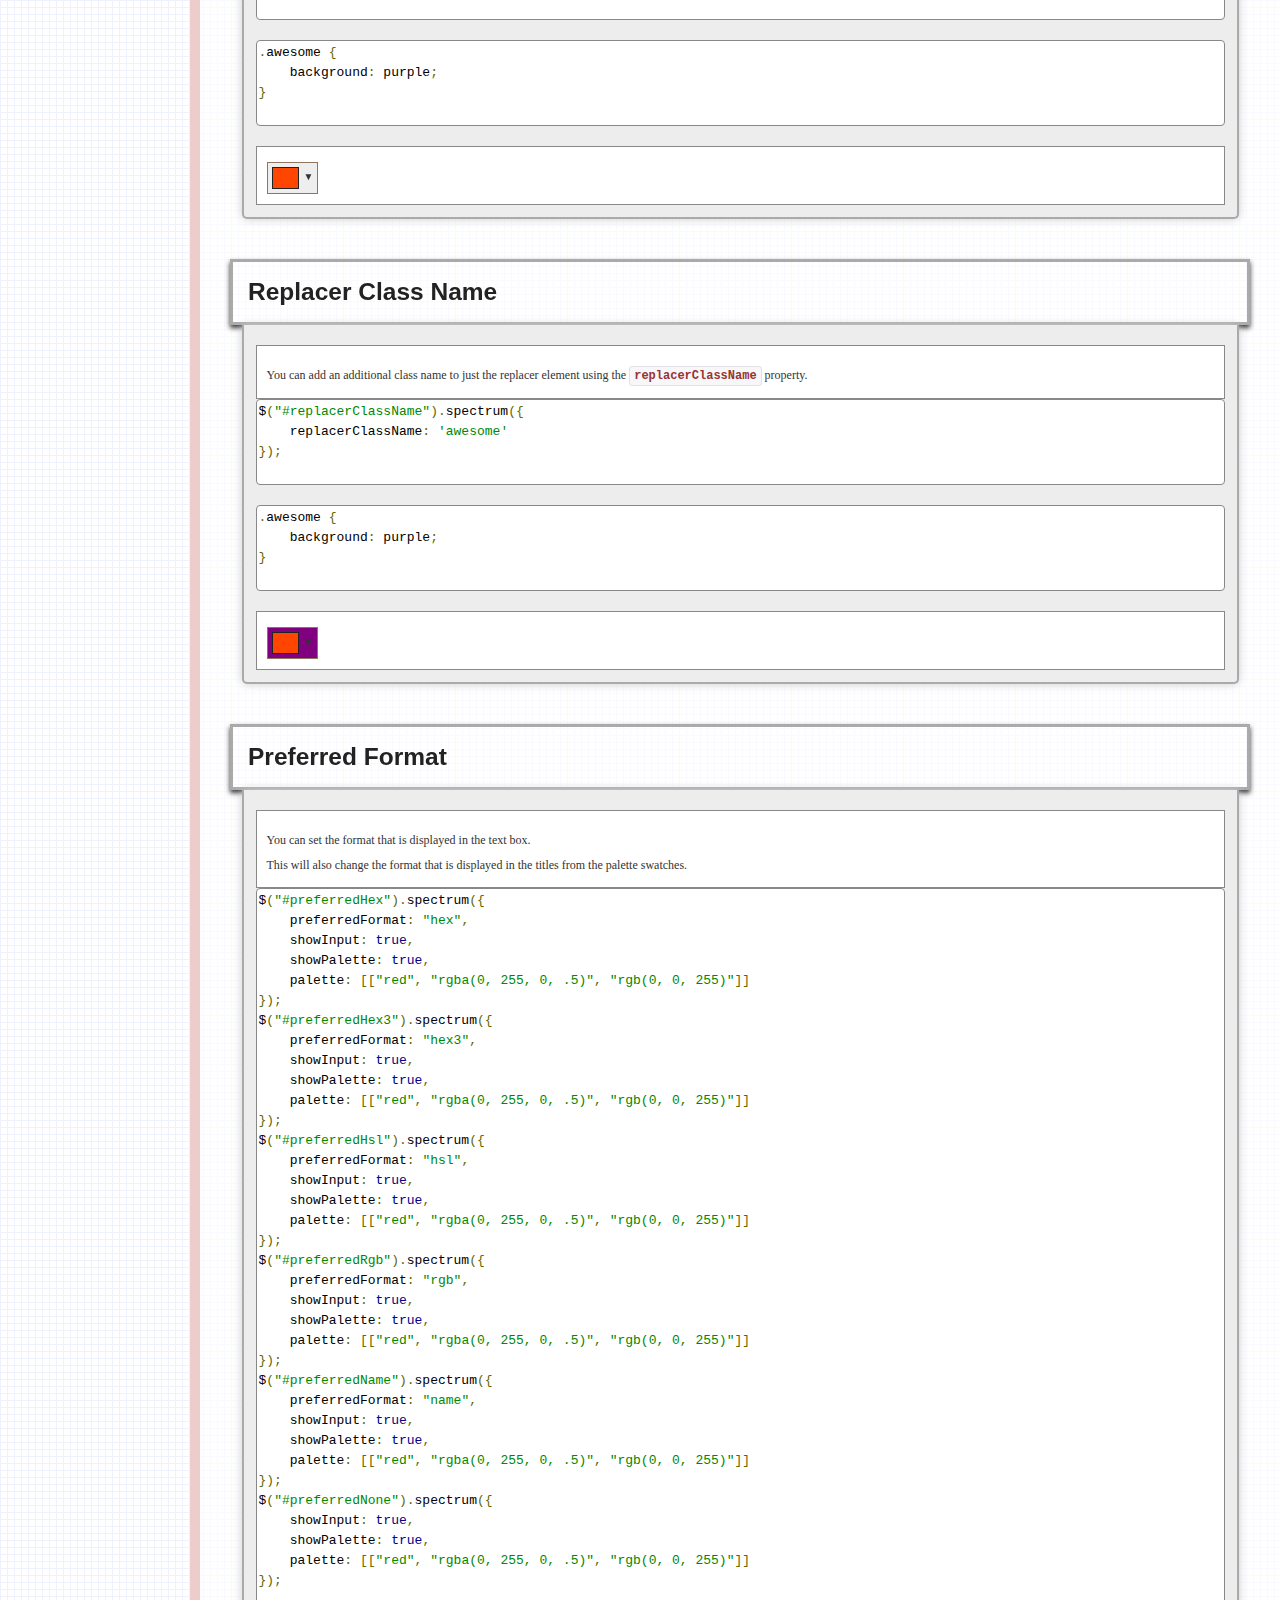
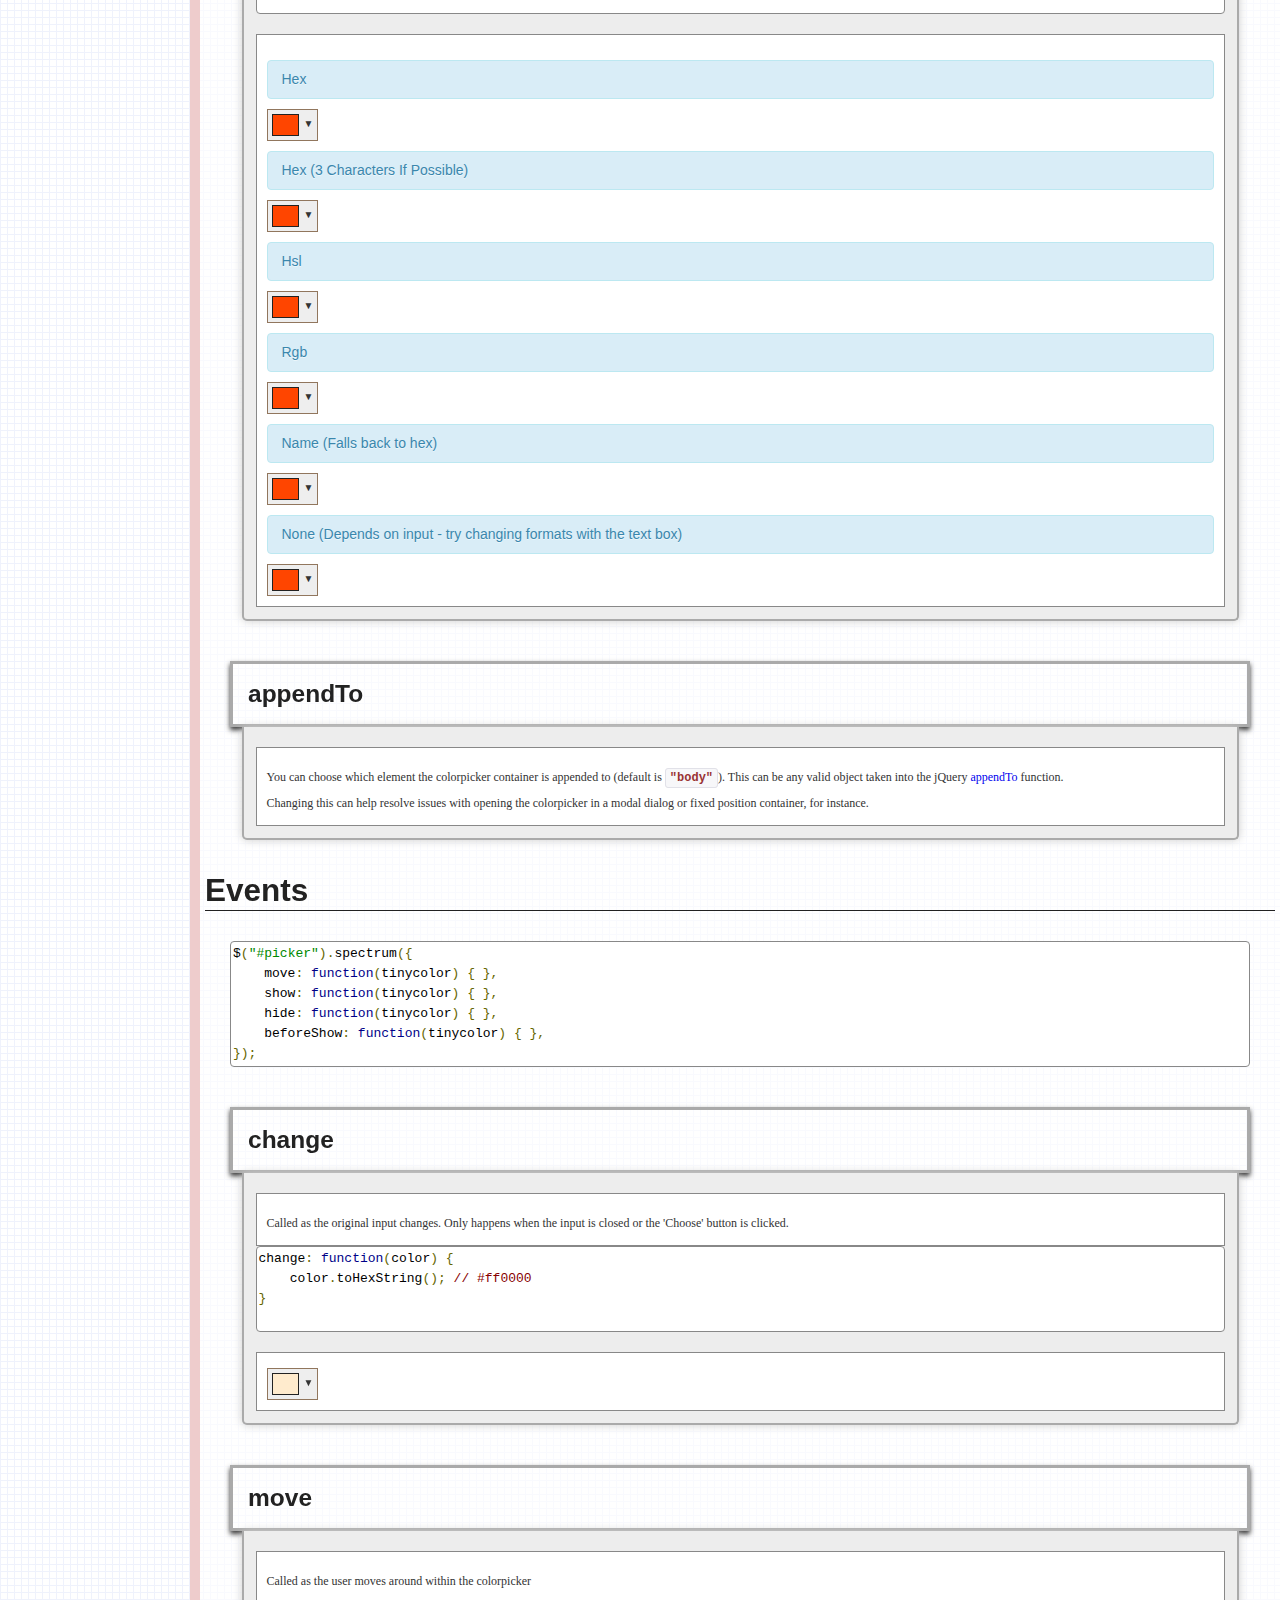
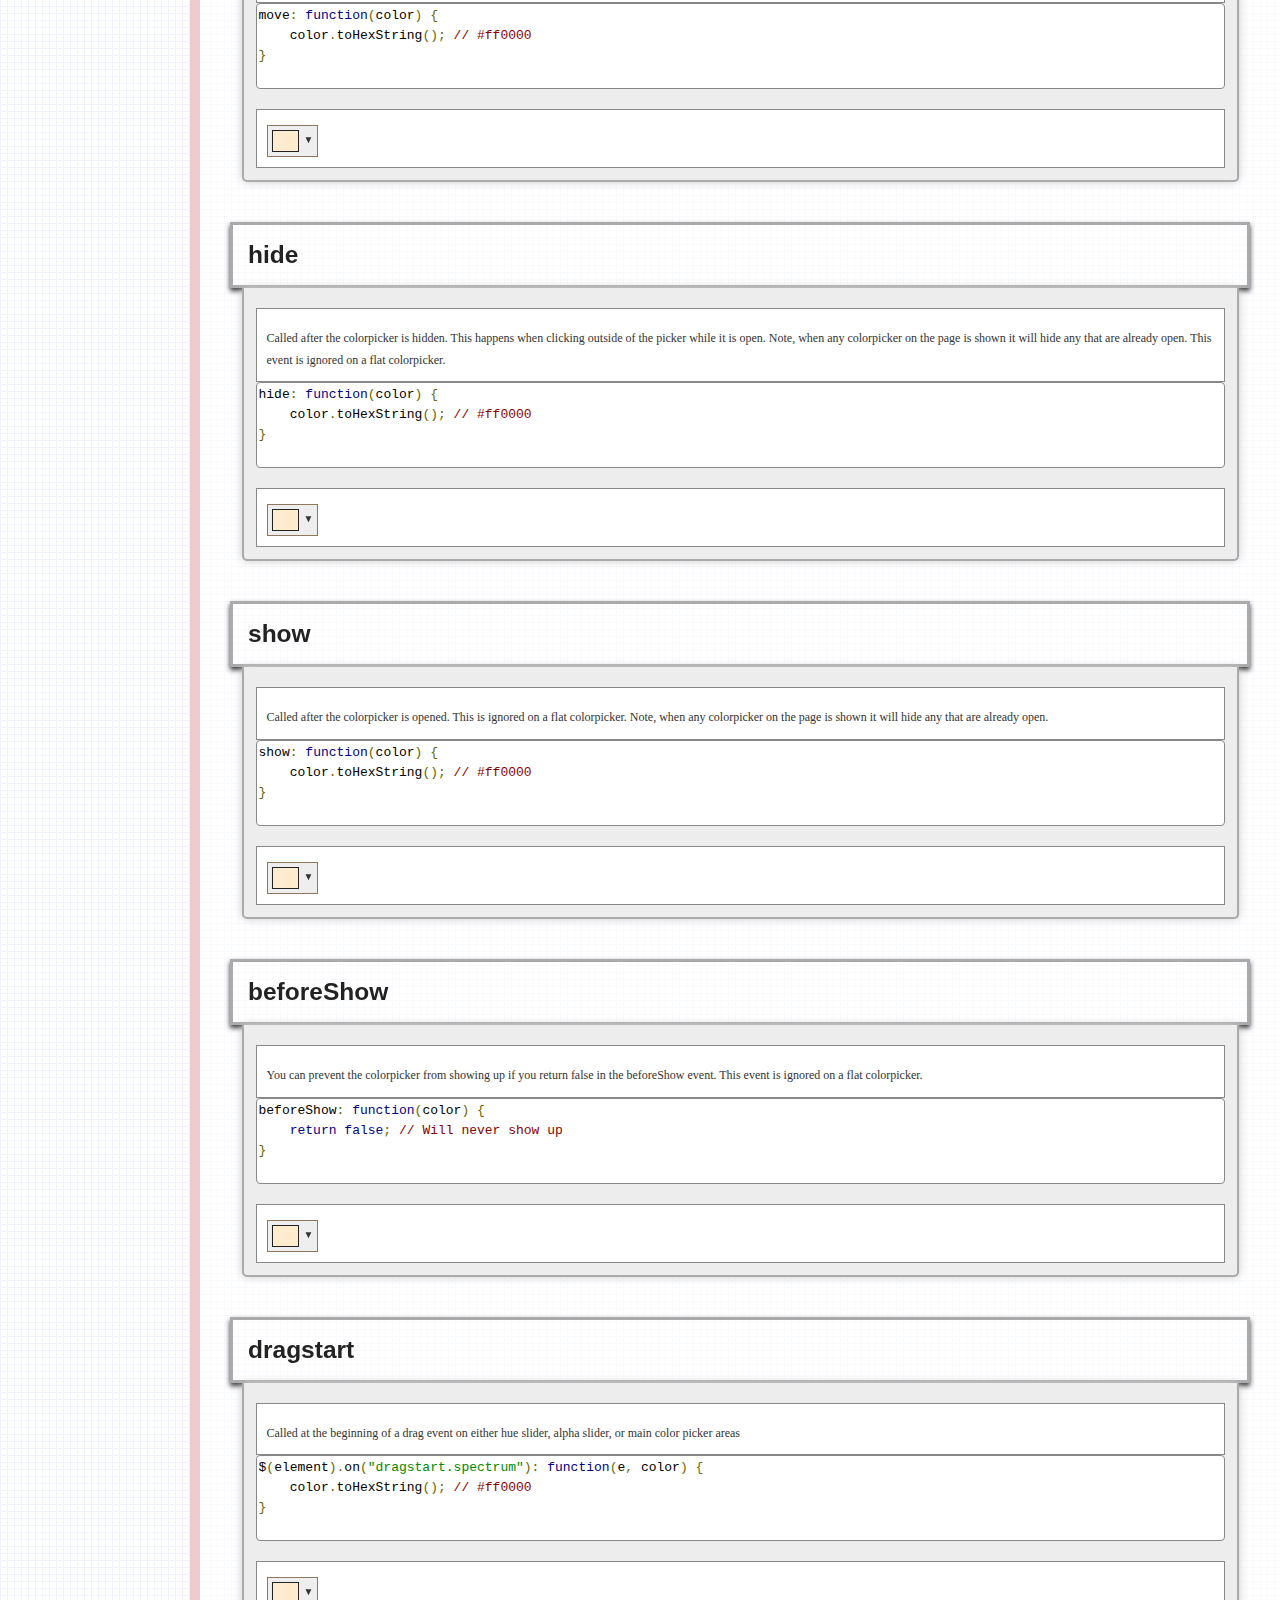
<file: fcgi-demo/scripts/bgrins-spectrum-ed52c1c/index.html>
<!doctype html>
<html>
<head>
    <meta http-equiv="content-type" content="text/html; charset=UTF-8">
    <title>Spectrum - The No Hassle jQuery Colorpicker</title>

    <meta name="description" content="Spectrum is a JavaScript colorpicker plugin using the jQuery framework.  It is highly customizable, but can also be used as a simple input type=color polyfill">
    <meta name="author" content="Brian Grinstead and Spectrum contributors">

    <link rel="stylesheet" type="text/css" href="spectrum.css">
    <link rel="stylesheet" type="text/css" href="docs/bootstrap.css">
    <link rel="stylesheet" type="text/css" href="docs/docs.css">
    <script type="text/javascript" src="docs/jquery-1.9.1.js"></script>
    <script type="text/javascript" src="spectrum.js"></script>
    <script type='text/javascript' src='docs/toc.js'></script>
    <script type='text/javascript' src='docs/docs.js'></script>
</head>
<body>
<div id='header'>
    <h1><a href='http://bgrins.github.com/spectrum'>Spectrum</a></h1> <h2><em>The No Hassle jQuery Colorpicker</em></h2>
    <div id='links'>
        <a href='http://github.com/bgrins/spectrum/zipball/1.5.1' class="btn btn-primary">Download Zip</a>
        View the <a href='http://github.com/bgrins/spectrum'>Source code</a>.
        Spectrum is a project by <a href='http://twitter.com/bgrins'>@bgrins</a>.
    </div>
    <br style='clear:both;' />
</div>

<div id='toc'></div>
<div id='toc-slider'></div>

<div id='docs'>
    <div id='docs-content'>

    <div id='switch-current'>
        <input type='text' name='color1' id='pick1' value='#ddddff' />
        <div id='switch-current-hsv' class='switch-current-output'></div>
        <div id='switch-current-rgb' class='switch-current-output'></div>
        <div id='switch-current-hex' class='switch-current-output'></div>
    </div>

    <div style='text-align:center;'>
    <input id="full" />
    </div>

<pre class='prettyprint hide' id='code-heading'>
&lt;input type='color' value='#f594d0' /&gt;
<input type='color' class='basic' value='#f594d0' />
</pre>

        <h2 id="why">Why A Colorpicker?</h2>
        <p><em>I wasn't satisfied with the solutions available for colorpicking</em>.
        Many of them included a ton of images, were hard to skin or customize, or were very large plugins.
        Here are the goals I had when making a new one:
        </p>

        <h3 id="why-footprint" class='point'>Small Footprint</h3>
        <div class='note'>see a working <a href='http://jsfiddle.net/bgrins/ctkY3/'>jsFiddle example</a></div>
        <p>Just include the needed CSS and JavaScript files, and you are ready to go!  </p>
<pre class='prettyprint' id='code-subheading'>
&lt;script src='<a href='http://bgrins.github.com/spectrum/spectrum.js' target="_blank">spectrum.js</a>'&gt;&lt;/script&gt;
&lt;link rel='stylesheet' href='<a href='http://bgrins.github.com/spectrum/spectrum.css' target="_blank">spectrum.css</a>' /&gt;
</pre>
        <p><strong>We don't need no stinkin' images!</strong></p>
        <p>Nobody wants to add a bunch of code into their project.  Spectrum is contained in two files, and both are careful not to mess with your existing code.</p>

        <h3 id="why-polyfill" class='point'>Polyfill</h3>
        <p>I wanted an option for the most basic use case, a polyfill for the <a href='http://dev.w3.org/html5/markup/input.color.html'>input[type=color]</a> HTML5 control.
           This mode needs to work without JavaScript enabled - and fallback to an input[type=text] like other HTML5 inputs.
        </p>
        <p>If you don't want this behavior to happen, but still want to use spectrum elsewhere on the page, you can set <code>$.fn.spectrum.load = false;</code> right after loading the script file.</p>


        <h3 id="why-customizable" class='point'>Customizable</h3>
        <p>Just because you don't <em>have</em> to change anything to get it to work, doesn't mean you <em>can't</em>!
        It is easy to skin and customize the plugin with CSS, and there are a wide range of modes and options to explore.
        </p>

        <h3 id="why-mobile" class='point'>Mobile Support</h3>
        <p>Along with desktop browser support, I wanted a mobile colorpicker that was touch friendly, worked in iOS and Android, and used standards
            that maximize future mobile support.
        </p>

        <h3 id="why-devtools" class='point'>Devtools</h3>

        <p>
            Believe it or not, <strong>this colorpicker lives inside of Chrome, Firefox, and Safari devtools</strong> to make picking colors easier for web developers and designers.
        </p>

        <p>
            When I started the project, I wrote about <a href="http://www.briangrinstead.com/blog/chrome-developer-tools-colorpicker-concept">developer tools concept colorpicker implementation</a>.  After that, I was <a href="http://groups.google.com/group/google-chrome-developer-tools/browse_thread/thread/4dd1e853b8051727/4549a6f0788885d4">contacted on the devtools mailing list</a> and got some initial feedback about the possibility of integrating it with devtools.  Then I pulled the jQuery dependency out of a branch and I submitted a patch to the WebKit project.
        </p>

        <p>
            From there, I opened a <a href="https://bugs.webkit.org/show_bug.cgi?id=71262">bug</a> to start working on it Web Inspector.  50+ comments and 10 patches later, the case <a href="http://www.webkit.org/blog/1804/last-week-in-webkit-calculated-css-values-and-the-translate-attribute/">landed in WebKit</a>. Here is the <a href='https://bugzilla.mozilla.org/show_bug.cgi?id=911702'>Firefox bug</a> where it was added.
        </p>


        <h2 id="modes">Modes</h2>

        <h3 id="modes-custom" class='point'>Custom</h3>
    <p>If you want to get more into the functionality, just create a normal input and initialize it as a normal jQuery plugin.
    <strong>You can set a lot of options</strong> when initializing the colorpicker.
    See the 'Options' section below.
    </p>

<pre class='prettyprint'>
&lt;input type='text' id="custom" /&gt;
</pre>

<pre class='prettyprint'>
&lt;script&gt;
$("#custom").spectrum({
    color: "#f00"
});
&lt;/script&gt;
</pre>

        <div class='example'>
            <input type='text' id='custom' />
        </div>

        <h3 id="modes-flat" class='point'>Flat</h3>
        <p><strong>Flat</strong>
            This means that it will always show up at full size,
            and be positioned as an inline-block element.
            Look to the left for a full sized flat picker.
        </p>

<pre class='prettyprint'>
&lt;input type='text' id="flat" /&gt;
&lt;br/&gt;
&lt;input type='text' id="flat" /&gt;
</pre>
<pre class='prettyprint'>
$("#flat").spectrum({
    flat: true,
    showInput: true
});
$("#flatClearable").spectrum({
    flat: true,
    showInput: true,
    allowEmpty:true
});
</pre>

        <div class='example'>
            <input type='text' id='flat' value="limegreen" />
            <br/>
            <input type='text' id='flatClearable' value="limegreen" />
        </div>

        <h3 id="modes-input" class='point'>input[type=color]</h3>

    <p>
    If you just want to provide a polyfill for the native color input,
    the easiest way is to create an input with the type of color.
    Once a user's browser supports a native color control, it will opt to use their native control instead.
    </p>
    <p><strong>Unlike the other modes, your value must be a 6 character hex value starting with a '#'.</strong>  Why?  Because the spec <a href='http://dev.w3.org/html5/markup/input.color.html#input.color.attrs.value'>says so</a>, that's why.
    </p>

<pre class='prettyprint' id='code-subheading'>
&lt;input type='color' name='color' /&gt;
&lt;input type='color' name='color2' value='#3355cc' /&gt;
</pre>
    <div class='example'>
<form method="get">
    <input type='color' name='color' />
    <input type='color' name='color2' value='#3355cc' />
    <input type='color' name='color3' value='#000000' />
    <input type="submit" />
</form>
    </div>
    <p><strong>That's it!</strong>
    The field will degrade to a text input if the user does not have JavaScript enabled,
    so that they will still be able to manually enter a color.  You don't need to add a single line of code.
    </p>

<!--
<div class="alert">
    Heads up!  Make sure you do not have a <code>maxlength</code> property set on your input.  It has been known to break IE10.
</div>
-->

        <h2 id="options">Options</h2>
<pre class='prettyprint'>
$("#picker").spectrum({
    color: <strong>tinycolor</strong>,
    flat: bool,
    showInput: bool,
    showInitial: bool,
    allowEmpty: bool,
    showAlpha: bool,
    disabled: bool,
    localStorageKey: string,
    showPalette: bool,
    showPaletteOnly: bool,
    togglePaletteOnly: bool,
    showSelectionPalette: bool,
    clickoutFiresChange: bool,
    cancelText: string,
    chooseText: string,
    togglePaletteMoreText: string,
    togglePaletteLessText: string,
    containerClassName: string,
    replacerClassName: string,
    preferredFormat: string,
    maxSelectionSize: int,
    palette: [[string]],
    selectionPalette: [string]
});
</pre>
        <div class="alert alert-info">
            Tip: options can be specified in an options object in the <code>spectrum</code> initializer, like <code>$(element).spectrum({showAlpha: true })</code> or on the element's markup, like <code>&lt;input data-show-alpha="true" /&gt;</code>.
        </div>

        <h3 id="options-color">Color</h3>
        <div class='option-content'>
            <div class='description'>
                <p>
                The initial color will be set with the <code>color</code> option.
                If you don't pass in a color, Spectrum will use the <code>value</code> attribute on the input.
                </p>
                <p>
                The color parsing is based on the <a href='https://github.com/bgrins/TinyColor'>TinyColor</a> plugin.
                This should parse any color string you throw at it.</p>
                </p>
            </div>

            <pre class='prettyprint'>
&lt;input type='text' class='basic' value='red' /&gt;
&lt;input type='text' class='basic' value='#0f0' /&gt;
&lt;input type='text' class='basic' value='blue' /&gt;
&lt;br /&gt;
&lt;input type='text' class='override' /&gt;
&lt;br /&gt;
&lt;input type='text' class='startEmpty' value='' /&gt;
            </pre>

            <pre class='prettyprint'>
&lt;script&gt;
$(".basic").spectrum();
$(".override").spectrum({
    color: "yellow"
});
(".startEmpty").spectrum({
    allowEmpty: true
});
&lt;/script&gt;
            </pre>
            <div class='example'>
                <input type='text' class='basic' value='red' />
                <input type='text' class='basic' value='green' />
                <input type='text' class='basic' value='blue' />
                <br />
                <input type='text' class='override' />
                <br/>
                <input type='text' class='startEmpty' value='' />
            </div>
        </div>

        <h3 id="options-showInput">Show Input</h3>
        <div class='option-content'>
            <div class='description'>
                <p>You can add an input to allow free form typing.  The color parsing is very permissive in the allowed strings.  See <a href='https://github.com/bgrins/TinyColor'>TinyColor</a> for more details.
            </div>
            <pre class='prettyprint'>
$("#showInput").spectrum({
    showInput: true
});
$("#showInputWithClear").spectrum({
    showInput: true,
    allowEmpty:true
});
            </pre>
            <div class='example'>
                <input type='text' name='showInput' id='showInput' />
                 <br/>
                <input type='text' name='showInputWithClear' id='showInputWithClear' value='' />
            </div>
        </div>

        <h3 id="options-showAlpha">Show Alpha</h3>
        <div class='option-content'>
            <div class='description'>
                <p>You can allow alpha transparency selection.  Check out these examples: </p>
            </div>
            <pre class='prettyprint'>
$("#showAlpha").spectrum({
    showAlpha: true
});
            </pre>
            <div class='example'>
                <input type='text' name='showAlpha' id='showAlpha' />
            </div>
            <div class='example'>
                <input type='text' name='showAlphaWithInput' id='showAlphaWithInput' />
            </div>
        </div>

        <h3 id="options-disabled">Disabled</h3>
        <div class='option-content'>
            <div class='description'>
            <p>Spectrum can be automatically disabled if you pass in the <code>disabled</code> flag.  Additionally, if the input that you initialize spectrum on is disabled, this will be the default value.  Note: you <strong>cannot</strong> enable spectrum if the input is disabled (see below).</p>
            </div>
            <pre class='prettyprint'>
$("#disabled").spectrum({
    disabled: true
});
$("input:disabled").spectrum({

});
            </pre>
            <div class='example'>
                    <input type='text' name='disabled' id='disabled' value='lightblue' />
                    <input type='text' disabled value='lightblue' />
                    <button id='toggle-disabled' class='btn'>Toggle Disabled</button>
            </div>
        </div>

        <h3 id="options-showPalette">Show Palette</h3>
        <div class='option-content'>
            <div class='description'>
            <p>Spectrum can show a palette below the colorpicker to make it convenient for users to choose from frequently or recently used colors.  When the colorpicker is closed, the current color will be added to the palette if it isn't there already.  Check it out here: </p>
            </div>
            <pre class='prettyprint'>
$("#showPalette").spectrum({
    showPalette: true,
    palette: [
        ['black', 'white', 'blanchedalmond'],
        ['rgb(255, 128, 0);', 'hsv 100 70 50', 'lightyellow']
    ]
});
            </pre>
            <div class='example'>
                    <input type='text' name='showPalette' id='showPalette' value='lightblue' />
            </div>
        </div>

        <h3 id="options-showPaletteOnly">Show Palette Only</h3>
        <div class='option-content'>
            <div class='note'>see a working <a href='http://jsfiddle.net/bgrins/S45tW/'>jsFiddle example</a></div>
            <div class='description'>
            <p>If you'd like, spectrum can show the palettes you specify, and nothing else.</p>
            </div>

            <pre class='prettyprint'>
$("#showPaletteOnly").spectrum({
    showPaletteOnly: true,
    showPalette:true,
    color: 'blanchedalmond',
    palette: [
        ['black', 'white', 'blanchedalmond',
        'rgb(255, 128, 0);', 'hsv 100 70 50'],
        ['red', 'yellow', 'green', 'blue', 'violet']
    ]
});
            </pre>
            <div class='example'>
            <span class='label label-result'>
            Result
            </span>
                <input type='text' name='showPaletteOnly' id='showPaletteOnly'  />
            </div>
        </div>

        <h3 id="options-togglePaletteOnly">Toggle Palette Only</h3>
        <div class='option-content'>
            <div class='description'>
            <p>Spectrum can show a button to toggle the colorpicker next to the palette. This way, the user can choose from a limited number of colors in the palette, but still be able to pick a color that's not in the palette.<br />
                The default value for <code>togglePaletteOnly</code> is FALSE. Set it to TRUE to enable the Toggle button.<br /><br />
                You can also change the text on the Toggle Button with the options <code>togglePaletteMoreText</code> (default is "more") and <code>togglePaletteLessText</code> (default is "less").</p>
            </div>

            <pre class='prettyprint'>
$("#togglePaletteOnly").spectrum({
    showPaletteOnly: true,
    togglePaletteOnly: true,
    togglePaletteMoreText: 'more',
    togglePaletteLessText: 'less',
    color: 'blanchedalmond',
    palette: [
        ["#000","#444","#666","#999","#ccc","#eee","#f3f3f3","#fff"],
        ["#f00","#f90","#ff0","#0f0","#0ff","#00f","#90f","#f0f"],
        ["#f4cccc","#fce5cd","#fff2cc","#d9ead3","#d0e0e3","#cfe2f3","#d9d2e9","#ead1dc"],
        ["#ea9999","#f9cb9c","#ffe599","#b6d7a8","#a2c4c9","#9fc5e8","#b4a7d6","#d5a6bd"],
        ["#e06666","#f6b26b","#ffd966","#93c47d","#76a5af","#6fa8dc","#8e7cc3","#c27ba0"],
        ["#c00","#e69138","#f1c232","#6aa84f","#45818e","#3d85c6","#674ea7","#a64d79"],
        ["#900","#b45f06","#bf9000","#38761d","#134f5c","#0b5394","#351c75","#741b47"],
        ["#600","#783f04","#7f6000","#274e13","#0c343d","#073763","#20124d","#4c1130"]
    ]
});
            </pre>
            <div class='example'>
            <span class='label label-result'>
            Result
            </span>
                <input type='text' name='togglePaletteOnly' id='togglePaletteOnly'  />
            </div>
        </div>

        <h3 id="options-showSelectionPalette">Show Selection Palette</h3>
        <div class='option-content'>
            <div class='description'>
                <p>Spectrum can keep track of what has been selected by the user with the <code>showSelectionPalette</code> option.</p>
                <p>If the <code>localStorageKey</code> option is defined, the selection will be saved in the browser's localStorage object</p>
            </div>

            <pre class='prettyprint'>
$("#showSelectionPalette").spectrum({
    showPalette: true,
    showSelectionPalette: true, // true by default
    palette: [ ]
});
$("#showSelectionPaletteStorage").spectrum({
    showPalette: true,
    showSelectionPalette: true,
    palette: [ ],
    localStorageKey: "spectrum.homepage", // Any Spectrum with the same string will share selection
});
            </pre>

            <div class='example'>
                    <span class='label label-info'>This colorpicker will store what you pick:</span><br /><br />
                    <input type='text' name='showSelectionPalette' id='showSelectionPalette' value='lightblue' /><br /><br />
                    <span class='label label-info'>Try switching between the two colorpickers or reloading your page, the chosen colors are always available:</span><br /><br />
                    <input type='text' name='showSelectionPaletteStorage' id='showSelectionPaletteStorage' value='lightblue' />
                    <input type='text' name='showSelectionPaletteStorage2' id='showSelectionPaletteStorage2' value='pink' />
            </div>
        </div>



        <h3 id="options-hideAfterPaletteSelect">Hide After Palette Select</h3>
        <div class='option-content'>
            <div class='description'>
            <p>You can have the colorpicker automatically hide after a palette color is selected.</p>
            </div>

            <pre class='prettyprint'>
$("#hideAfterPaletteSelect").spectrum({
    showPaletteOnly: true,
    showPalette:true,
    hideAfterPaletteSelect:true,
    color: 'blanchedalmond',
    palette: [
        ['black', 'white', 'blanchedalmond',
        'rgb(255, 128, 0);', 'hsv 100 70 50'],
        ['red', 'yellow', 'green', 'blue', 'violet']
    ]
});
            </pre>
            <div class='example'>
            <span class='label label-result'>
            Result
            </span>
                <input type='text' name='hideAfterPaletteSelect' id='hideAfterPaletteSelect'  />
            </div>
        </div>

        <h3 id="options-clickoutFiresChange">Clickout Fires Change</h3>
        <div class='option-content'>
            <div class='description'>
                <p>
                When clicking outside of the colorpicker, you can force it to fire a <code>change</code> event rather than having it revert the change.
                </p>
            </div>

            <pre class='prettyprint'>
$("#clickoutFiresChange").spectrum({
    clickoutFiresChange: true
});
$("#clickoutDoesntChange").spectrum({

});
            </pre>

            <div class='example'>
                    <input type='text' name='clickoutFiresChange' id='clickoutFiresChange' value='goldenrod' />
                    <input type='text' name='clickoutDoesntFireChange' id='clickoutDoesntFireChange' value='goldenrod' />
            </div>
        </div>

        <h3 id="options-showInitial">Show Initial</h3>
        <div class='option-content'>
            <div class='description'>
                <p>
                Spectrum can show the color that was initially set when opening.
                This provides an easy way to click back to what was set when opened.
                </p>
            </div>

            <pre class='prettyprint'>
$("#showInitial").spectrum({
    showInitial: true
});
            </pre>

            <div class='example'>
                    <input type='text' name='showInitial' id='showInitial' value='goldenrod' />
            </div>
        </div>

        <h3 id="options-showInputAndInitial">Show Input and Initial</h3>
        <div class='option-content'>
            <div class='description'>
                <p>If you specify both the <code>showInput</code> and <code>showInitial</code> options, the CSS keeps things in order by wrapping the buttons to the bottom row, and shrinking the input.   <em>Note: this is all customizable via CSS.</em></p>
            </div>
            <pre class='prettyprint'>
$("#showInputAndInitial").spectrum({
    showInitial: true,
    showInput: true
});
            </pre>

            <div class='example'>
                    <input type='text' name='showInputAndInitial' id='showInputAndInitial' value='goldenrod' />
            </div>
        </div>
         <h3>Show Input, Initial, and Clear</h3>
        <div class='option-content'>
            <div class='description'>
                <p>If you specify both the <code>showInput</code>, <code>showInitial</code>, and <code>allowEmpty</code> options, the CSS keeps things in order by wrapping the buttons to the bottom row, and shrinking the input.   <em>Note: this is all customizable via CSS.</em></p>
            </div>
            <pre class='prettyprint'>
$("#showInputInitialClear").spectrum({
    allowEmpty:true,
    showInitial: true,
    showInput: true
});
            </pre>

            <div class='example'>
                    <input type='text' name='showInputInitialClear' id='showInputInitialClear' value='' />
            </div>
        </div>
        <h3 id="options-buttonText">Button Text</h3>
        <div class='option-content'>
            <div class='description'>
                <p>You can set the button's text using <code>cancelText</code> and <code>chooseText</code> properties.</p>
            </div>

            <pre class='prettyprint'>
$("#buttonText").spectrum({
    allowEmpty:true,
    chooseText: "Alright",
    cancelText: "No way"
});
            </pre>

            <div class='example'>
                    <input type='text' name='buttonText' id='buttonText' value='orangered' />
            </div>
        </div>

        <h3 id="options-showButtons">Show Buttons</h3>
        <div class='option-content'>
            <div class='description'>
                <p>
                You can show or hide the buttons using the <code>showButtons</code> property.
                If there are no buttons, the behavior will be to fire the `change` event (and update the original input) when the picker is closed.
                </p>
            </div>

            <pre class='prettyprint'>
$("#hideButtons").spectrum({
    showButtons: false
});
            </pre>

            <div class='example'>
                    <input type='text' name='hideButtons' id='hideButtons' value='orangered' />
            </div>
        </div>

        <h3 id="options-containerClassName">Container Class Name</h3>
        <div class='option-content'>
            <div class='description'>
                <p>
                You can add an additional class name to the just the container element using the <code>containerClassName</code> property.
                </p>
            </div>

            <pre class='prettyprint'>
$("#containerClassName").spectrum({
    containerClassName: 'awesome'
});
            </pre>
            <pre class='prettyprint'>
.awesome {
    background: purple;
}
            </pre>
            <style type='text/css'>
.awesome {
    background: purple;
}
            </style>

            <div class='example'>
                    <input type='text' name='containerClassName' id='containerClassName' value='orangered' />
            </div>
        </div>

        <h3 id="options-replacerClassName">Replacer Class Name</h3>
        <div class='option-content'>
            <div class='description'>
                <p>
                You can add an additional class name to just the replacer element using the <code>replacerClassName</code> property.
                </p>
            </div>

            <pre class='prettyprint'>
$("#replacerClassName").spectrum({
    replacerClassName: 'awesome'
});
            </pre>
            <pre class='prettyprint'>
.awesome {
    background: purple;
}
            </pre>
            <style type='text/css'>
.awesome {
    background: purple;
}
            </style>

            <div class='example'>
                    <input type='text' name='replacerClassName' id='replacerClassName' value='orangered' />
            </div>
        </div>

        <h3 id="options-preferredFormat">Preferred Format</h3>
        <div class='option-content'>
            <div class='description'>
                <p>You can set the format that is displayed in the text box.</p>
                <p>This will also change the format that is displayed in the titles from the palette swatches.</p>
            </div>

            <pre class='prettyprint'>
$("#preferredHex").spectrum({
    preferredFormat: "hex",
    showInput: true,
    showPalette: true,
    palette: [["red", "rgba(0, 255, 0, .5)", "rgb(0, 0, 255)"]]
});
$("#preferredHex3").spectrum({
    preferredFormat: "hex3",
    showInput: true,
    showPalette: true,
    palette: [["red", "rgba(0, 255, 0, .5)", "rgb(0, 0, 255)"]]
});
$("#preferredHsl").spectrum({
    preferredFormat: "hsl",
    showInput: true,
    showPalette: true,
    palette: [["red", "rgba(0, 255, 0, .5)", "rgb(0, 0, 255)"]]
});
$("#preferredRgb").spectrum({
    preferredFormat: "rgb",
    showInput: true,
    showPalette: true,
    palette: [["red", "rgba(0, 255, 0, .5)", "rgb(0, 0, 255)"]]
});
$("#preferredName").spectrum({
    preferredFormat: "name",
    showInput: true,
    showPalette: true,
    palette: [["red", "rgba(0, 255, 0, .5)", "rgb(0, 0, 255)"]]
});
$("#preferredNone").spectrum({
    showInput: true,
    showPalette: true,
    palette: [["red", "rgba(0, 255, 0, .5)", "rgb(0, 0, 255)"]]
});
            </pre>
            <div class='example'>
                    <div class='alert alert-info'>Hex</div>
                    <input type='text' name='preferredHex' id='preferredHex' value='orangered' />
                    <div class='alert alert-info'>Hex (3 Characters If Possible)</div>
                    <input type='text' name='preferredHex3' id='preferredHex3' value='orangered' />
                    <div class='alert alert-info'>Hsl</div>
                    <input type='text' name='preferredHsl' id='preferredHsl' value='orangered' />
                    <div class='alert alert-info'>Rgb</div>
                    <input type='text' name='preferredRgb' id='preferredRgb' value='orangered' />
                    <div class='alert alert-info'>Name (Falls back to hex)</div>
                    <input type='text' name='preferredName' id='preferredName' value='orangered' />
                    <div class='alert alert-info'>None (Depends on input - try changing formats with the text box)</div>
                    <input type='text' name='preferredNone' id='preferredNone' value='orangered' />
            </div>
        </div>

        <h3 id="options-appendTo">appendTo</h3>
        <div class='option-content'>
            <div class='description'>
                <p>You can choose which element the colorpicker container is appended to (default is <code>"body"</code>). This can be any valid object taken into the jQuery <a href="https://api.jquery.com/appendTo/">appendTo</a> function.</p>
                <p>Changing this can help resolve issues with opening the colorpicker in a modal dialog or fixed position container, for instance.</p>
            </div>

</div>
        <h2 id="events">Events</h2>

<pre class='prettyprint'>
$("#picker").spectrum({
    move: function(tinycolor) { },
    show: function(tinycolor) { },
    hide: function(tinycolor) { },
    beforeShow: function(tinycolor) { },
});
</pre>

        <h3 id="events-change">change</h3>
        <div class='option-content'>
            <div class='description'>
                <p>Called as the original input changes.  Only happens when the input is closed or the 'Choose' button is clicked.</p>
            </div>

            <pre class='prettyprint'>
change: function(color) {
    color.toHexString(); // #ff0000
}
            </pre>

            <div class='example'>
                <input type='text' value='blanchedalmond' name='changeOnMoveNo' id='changeOnMoveNo' />
                <em id='changeOnMoveNoLabel' class='em-label'></em>
            </div>
        </div>

        <h3 id="events-move">move</h3>

        <div class='option-content'>
            <div class='description'>
                <p>Called as the user moves around within the colorpicker</p>
            </div>

            <pre class='prettyprint'>
move: function(color) {
    color.toHexString(); // #ff0000
}
            </pre>

            <div class='example'>
                <input type='text' value='blanchedalmond' name='changeOnMove' id='changeOnMove' />
                <em id='changeOnMoveLabel'  class='em-label'></em>
            </div>
        </div>

        <h3 id="events-hide">hide</h3>

        <div class='option-content'>
            <div class='description'>

                <p>
                Called after the colorpicker is hidden.
                This happens when clicking outside of the picker while it is open.
                Note, when any colorpicker on the page is shown it will hide any that are already open.
                This event is ignored on a flat colorpicker.
                </p>
            </div>

            <pre class='prettyprint'>
hide: function(color) {
    color.toHexString(); // #ff0000
}
            </pre>

            <div class='example'>
                <input type='text' value='blanchedalmond' name='eventhide' id='eventhide' />
                <em id='eventhideLabel'  class='em-label'></em>
            </div>
        </div>

        <h3 id="events-show">show</h3>

        <div class='option-content'>
            <div class='description'>
                <p>
                Called after the colorpicker is opened.
                This is ignored on a flat colorpicker.
                Note, when any colorpicker on the page is shown it will hide any that are already open.
                </p>
            </div>

            <pre class='prettyprint'>
show: function(color) {
    color.toHexString(); // #ff0000
}
            </pre>

            <div class='example'>
                <input type='text' value='blanchedalmond' name='eventshow' id='eventshow' />
                <em id='eventshowLabel'  class='em-label'></em>
            </div>
        </div>

        <h3 id="events-beforeShow">beforeShow</h3>

        <div class='option-content'>
            <div class='description'>
                <p>
                You can prevent the colorpicker from showing up if you return false in the beforeShow event.
                This event is ignored on a flat colorpicker.
                </p>
            </div>

            <pre class='prettyprint'>
beforeShow: function(color) {
    return false; // Will never show up
}
            </pre>

            <div class='example'>
                <input type='text' value='blanchedalmond' name='beforeShow' id='beforeShow' />
            </div>
        </div>

        <h3 id="events-dragstart">dragstart</h3>

        <div class='option-content'>
            <div class='description'>
                <p>
                Called at the beginning of a drag event on either
                hue slider, alpha slider, or main color picker areas
                </p>
            </div>

            <pre class='prettyprint'>
$(element).on("dragstart.spectrum"): function(e, color) {
    color.toHexString(); // #ff0000
}
            </pre>

            <div class='example'>
                <input type='text' value='blanchedalmond' name='eventdragstart' id='eventdragstart' />
                <em id='eventdragstartLabel'  class='em-label'></em>
            </div>
        </div>

        <h3 id="events-dragstop">dragstop</h3>

        <div class='option-content'>
            <div class='description'>
                <p>
                Called at the end of a drag event on either
                hue slider, alpha slider, or main color picker areas
                </p>
            </div>

            <pre class='prettyprint'>
$(element).on("dragstop.spectrum"): function(e, color) {
    color.toHexString(); // #ff0000
}
            </pre>

            <div class='example'>
                <input type='text' value='blanchedalmond' name='eventdragstop' id='eventdragstop' />
                <em id='eventdragstopLabel'  class='em-label'></em>
            </div>
        </div>


        <h2 id="methods">Methods</h2>
<pre class='prettyprint'>
$("#picker").spectrum("show");
$("#picker").spectrum("hide");
$("#picker").spectrum("toggle");
$("#picker").spectrum("get");
$("#picker").spectrum("set", colorString);
$("#picker").spectrum("container");
$("#picker").spectrum("reflow");
$("#picker").spectrum("destroy");
$("#picker").spectrum("enable");
$("#picker").spectrum("disable");
$("#picker").spectrum("option", optionName);
$("#picker").spectrum("option", optionName, newOptionValue);
</pre>

        <h3 id="methods-show">show</h3>

        <div class='option-content'>
            <div class='description'>
                <p>
                Shows the colorpicker.
                </p>
            </div>
        </div>

        <h3 id="methods-hide">hide</h3>

        <div class='option-content'>
            <div class='description'>
                <p>
                Hides the colorpicker.
                </p>
            </div>
        </div>

        <h3 id="methods-toggle">toggle</h3>

        <div class='option-content'>
            <div class='description'>
                <p>
                Toggles the colorpicker.
                </p>
                <p class="warning">
                <b>Warning:</b> If you are calling toggle from a click handler, make sure you <code>return false</code> to prevent the colorpicker from immediately hiding after it is toggled.
                </p>
            </div>

            <pre class='prettyprint'>
$("#btn-toggle").click(function() {
    $("#toggle").spectrum("toggle");
    return false;
});
            </pre>

            <div class='example'>
                <input type='text' value='blanchedalmond' name='toggle' id='toggle' />
                <button id='btn-toggle'>Toggle</button>
            </div>
        </div>

        <h3 id="methods-get">get</h3>

        <div class='option-content'>
            <div class='description'>
                <p>
                Gets the current value from the colorpicker.
                </p>
            </div>
        </div>

        <h3 id="methods-set">set</h3>

        <div class='option-content'>
            <div class='description'>
                <p>
                Setting the colorpicker programmatically will update the original input.
                </p>
                <p>
                Note: this will <strong>not</strong> fire the <code>change</code> event,
                to prevent infinite loops from calling <code>set</code> from within <code>change</code>.
                </p>
            </div>

            <pre class='prettyprint'>
&lt;input type='text' value='blanchedalmond' name='triggerSet' id='triggerSet' /&gt;
&lt;input type='text' placeholder='Enter A Color' id='enterAColor' /&gt;
&lt;button id='btnEnterAColor'&gt;Trigger Set&lt;/button&gt;

&lt;script&gt;
$("#triggerSet").spectrum();

// Show the original input to demonstrate the value changing when calling `set`
$("#triggerSet").show();

$("#btnEnterAColor").click(function() {
    $("#triggerSet").spectrum("set", $("#enterAColor").val());
});
&lt;/script&gt;
            </pre>

            <div class='example'>
                <input type='text' value='blanchedalmond' name='triggerSet' id='triggerSet' /><br /><br />
                <input type='text' placeholder='Enter A Color' id='enterAColor' /><button id='btnEnterAColor'>Trigger Set</button>
            </div>
        </div>

        <h3 id="methods-container">container</h3>

        <div class='option-content'>
            <div class='description'>
                <p>
                Retrieves the container element of the colorpicker, in case you want to manaully position it or do other things.
                </p>
            </div>
        </div>

        <h3 id="methods-reflow">reflow</h3>

        <div class='option-content'>
            <div class='description'>
                <p>
                Resets the positioning of the container element.  This could be used was hidden when initialized, or if the colorpicker is inside of a moving area.
                </p>
            </div>
        </div>

        <h3 id="methods-destroy">destroy</h3>

        <div class='option-content'>
            <div class='description'>
                <p>
                Removes the colorpicker functionality and restores the element to its original state.
                </p>
            </div>
        </div>

        <h3 id="methods-enable">enable</h3>

        <div class='option-content'>
            <div class='description'>
                <p>
                Allows selection of the colorpicker component.  If it is already enabled, this method does nothing.
                </p>
                <p>
                Additionally, this will cause the original (now hidden) input to be set as disabled.
                </p>
            </div>
        </div>

        <h3 id="methods-disable">disable</h3>

        <div class='option-content'>
            <div class='description'>
                <p>
                Disables selection of the colorpicker component.  Adds the <code>sp-disabled</code> class onto the replacer element.  If it is already disabled, this method does nothing.
                </p>
                <p>
                Additionally, this will remove the <code>disabled</code> property on the original (now hidden).
                </p>
            </div>
        </div>

        <h3 id="methods-option">option</h3>

        <div class='option-content'>
            <div class='description'>
                <p>
                Calling <code>option</code> with an option name will return the current value of that option.  So, for example:
                </p>
                <pre class='prettyprint'>
$("input").spectrum({
    showInput: true
});

$("input").spectrum("option", "showInput"); // true
                </pre>
                <p>
                Calling <code>option</code> with an option name and an option value will set the option to the new value.
                </p>
                <pre class='prettyprint'>
$("input").spectrum({
    showInput: true
});

$("input").spectrum("option", "showInput", false);
$("input").spectrum("option", "showInput"); // false
                </pre>
            </div>
        </div>


        <h2 id="skinning">Skinning</h2>

        <p>Since it is all built with HTML/CSS, you can skin it easily.  There are two parts to the <a href='https://github.com/bgrins/spectrum/blob/master/spectrum.css'>spectrum.css</a> file, the core rules (at the top of the file), and the themable rules (at the bottom).  Feel free to tweak these rules to make it look how you want.</p>

        <h3 id="skinning-nonInput" class='point'>Non-input elements</h3>
        <p>
            You can use any element you would like to trigger the colorpicker: <a href='#' id='openWithLink'>Click me to open a colorpicker</a>, though it is strongly recommended to stick with <code>&lt;input&gt;</code> tags.
        </p>

        <h2 id="details">Nitty Gritty</h2>

        <h3 id="details-browserSupport" class='point'>Browser Support</h3>
        <p>I wanted this to work in the latest and greatest browsers, but also target backwords compatibility and <strong>mobile support</strong>.
        Here are the currently supported browers:
        <ul>
            <li>IE <small>6+</small></li>
            <li>Chrome <small>4+</small></li>
            <li>Firefox <small>3.6+</small></li>
            <li>Safari <small>4+</small></li>
            <li>Opera <small>11.1+</small></li>
            <li>iOS</li>
        </ul>

        <h3 id="details-ieImplementation" class='point'>IE Implementation</h3>
        <p>
        IE Support is provided using
        <a href='http://msdn.microsoft.com/en-us/library/ms532997(v=vs.85).aspx'>proprietary filters</a>.
        Other browsers use CSS gradients.
        </p>


        <h3 id="details-acceptedColorInputs" class='point'>Accepted Color Inputs</h3>
        <p>Spectrum will use the color passed in to initialize.  If there is no color passed in,
        it will try to parse a color based on the <code>value</code> of the input.  The color parsing is based on the <a href='https://github.com/bgrins/TinyColor'>TinyColor</a> plugin, and accepts many forms of input:</p>
<pre class='prettyprint'>
red
#fff
fff
#ffffff
ffffff
rgb(255, 0, 0)
rgb 255 0 0
hsl(0, 100, 50)
hsl(0, 100%, 50%)
hsl 0 100 50
hsl 0 100% 50%
hsv(0, 100%, 100%)
hsv(0, 100, 100)
hsv 0 100% 100%
hsv 0 100 100
</pre>
        <p>It also provides the following forms of output:</p>
<pre class='prettyprint'>
var t = $("#element").spectrum("get");
t.toHex()       // "ff0000"
t.toHexString() // "#ff0000"
t.toRgb()       // {"r":255,"g":0,"b":0}
t.toRgbString() // "rgb(255, 0, 0)"
t.toHsv()       // {"h":0,"s":1,"v":1}
t.toHsvString() // "hsv(0, 100%, 100%)"
t.toHsl()       // {"h":0,"s":1,"l":0.5}
t.toHslString() // "hsl(0, 100%, 50%)"
t.toName()      // "red"
</pre>


    <div class='footer'>
        <h2>Share</h2>
        <p>
        If you've made it this far, please share one of these links to help others find this project!
        <br />
        <a href='http://bgrins.github.com/spectrum'>JavaScript Colorpicker</a> |
        <a href='http://bgrins.github.com/spectrum'>jQuery Colorpicker</a> |
        <a href='http://bgrins.github.com/spectrum'>Mobile Colorpicker</a> |
        <a href='http://bgrins.github.com/spectrum'>Spectrum colorpicker</a>
        </p>
        <p>
        Thanks to all the <a href='https://github.com/bgrins/spectrum/graphs/contributors'>spectrum contributors</a> for committing code, documentation, and <a href='https://github.com/bgrins/spectrum/tree/master/i18n'>translations</a>.
        </p>
        <p>
        If you want to let me (<a href='http://twitter.com/bgrins'>@bgrins</a>) know you are using it, send me a link where it can be seen or add it to the <a href='https://github.com/bgrins/spectrum/wiki/Sites-Using-Spectrum'>list of projects using Spectrum</a>!
        </p>
    </div>

    </div>

</div>

<script type="text/javascript" src="docs/prettify.js"></script>
<script type="text/javascript">

  var _gaq = _gaq || [];
  _gaq.push(['_setAccount', 'UA-8259845-4']);
  _gaq.push(['_trackPageview']);

  (function() {
    var ga = document.createElement('script'); ga.type = 'text/javascript'; ga.async = true;
    ga.src = ('https:' == document.location.protocol ? 'https://ssl' : 'http://www') + '.google-analytics.com/ga.js';
    var s = document.getElementsByTagName('script')[0]; s.parentNode.insertBefore(ga, s);
  })();

</script>
</body>
</html>
</file>
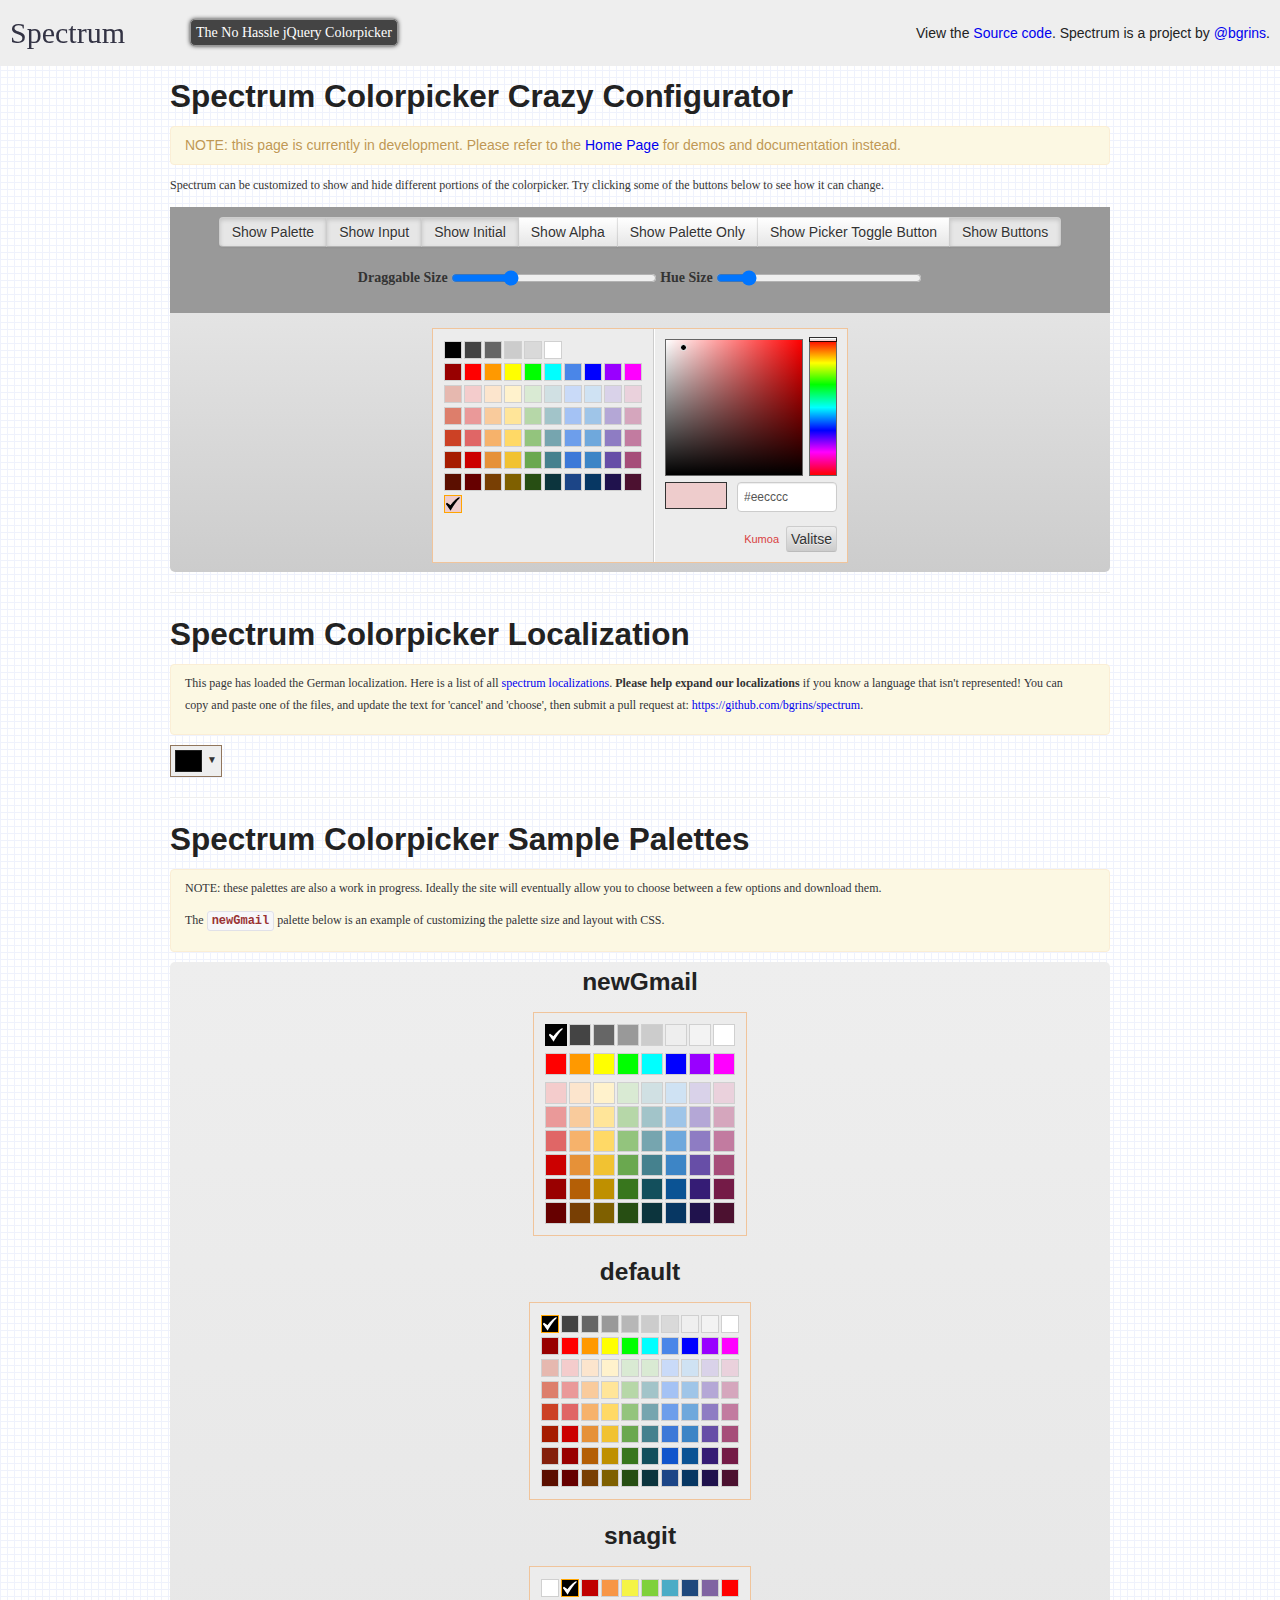
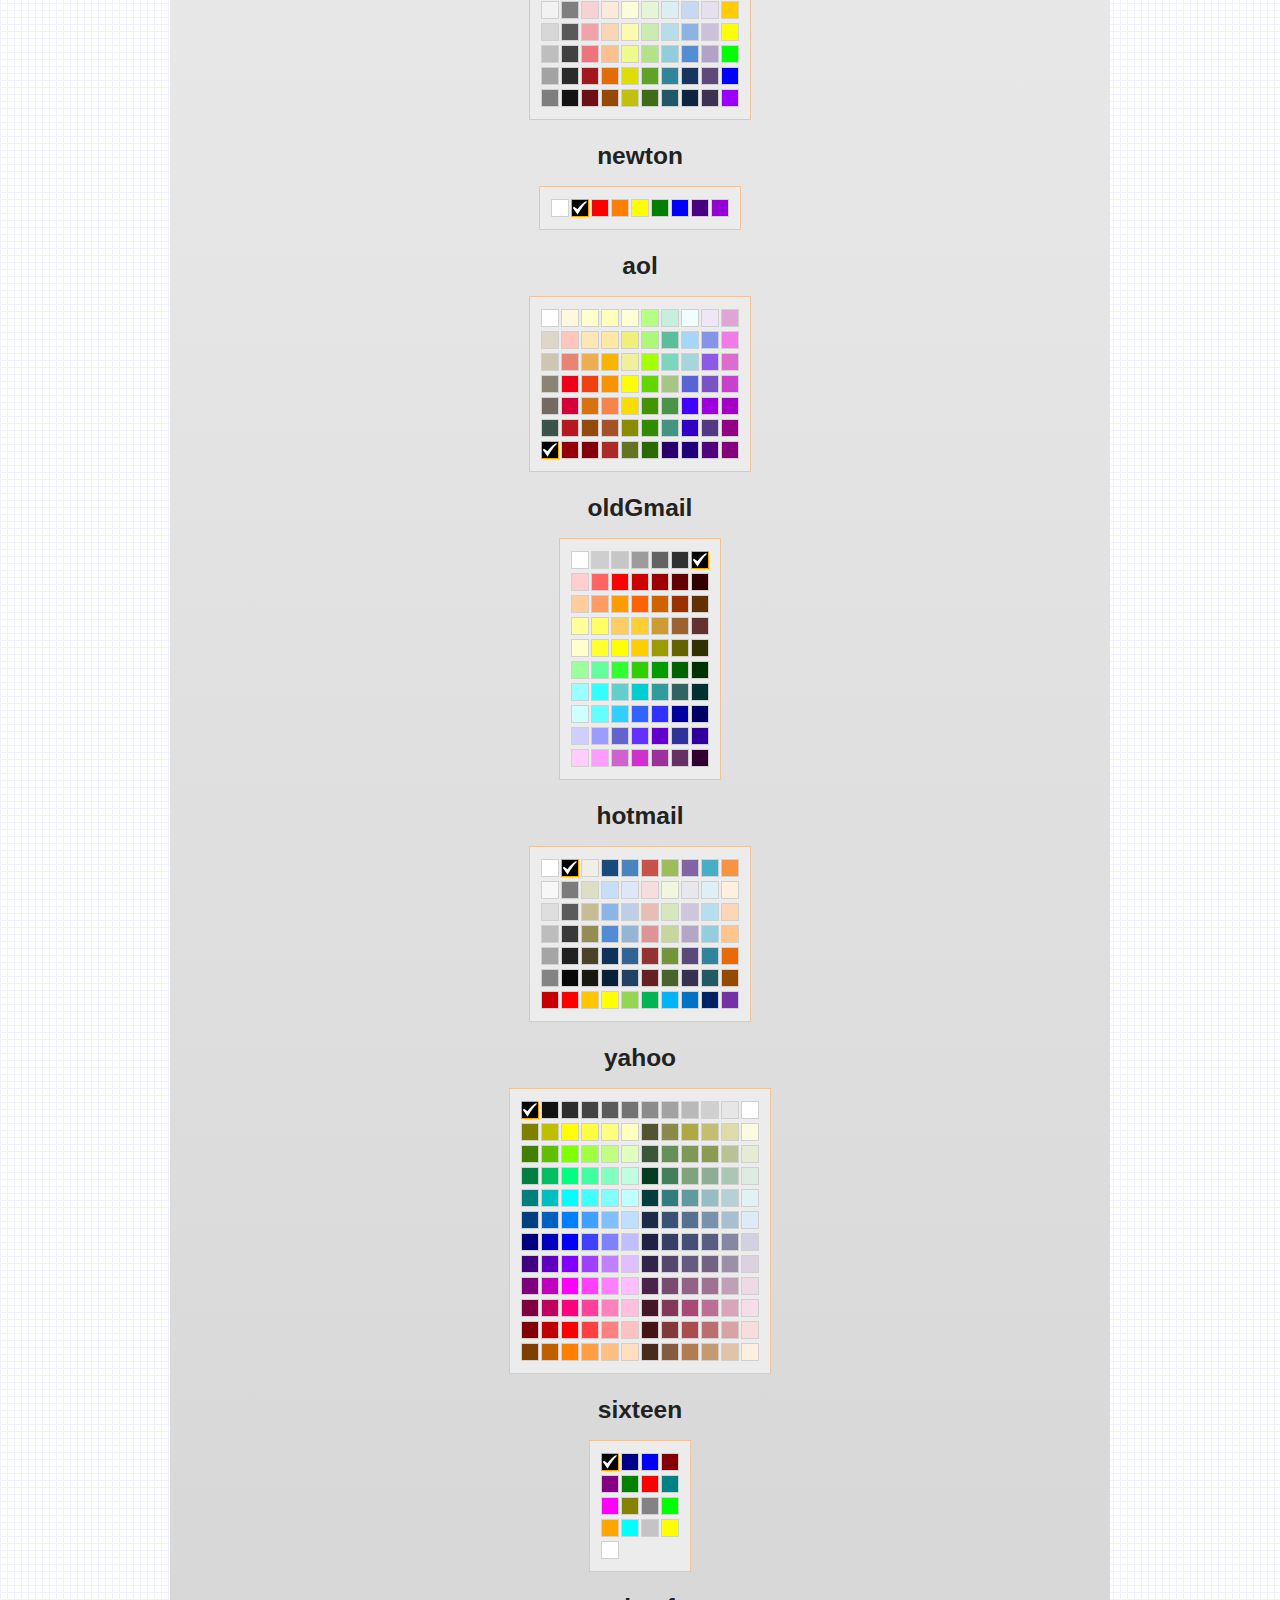
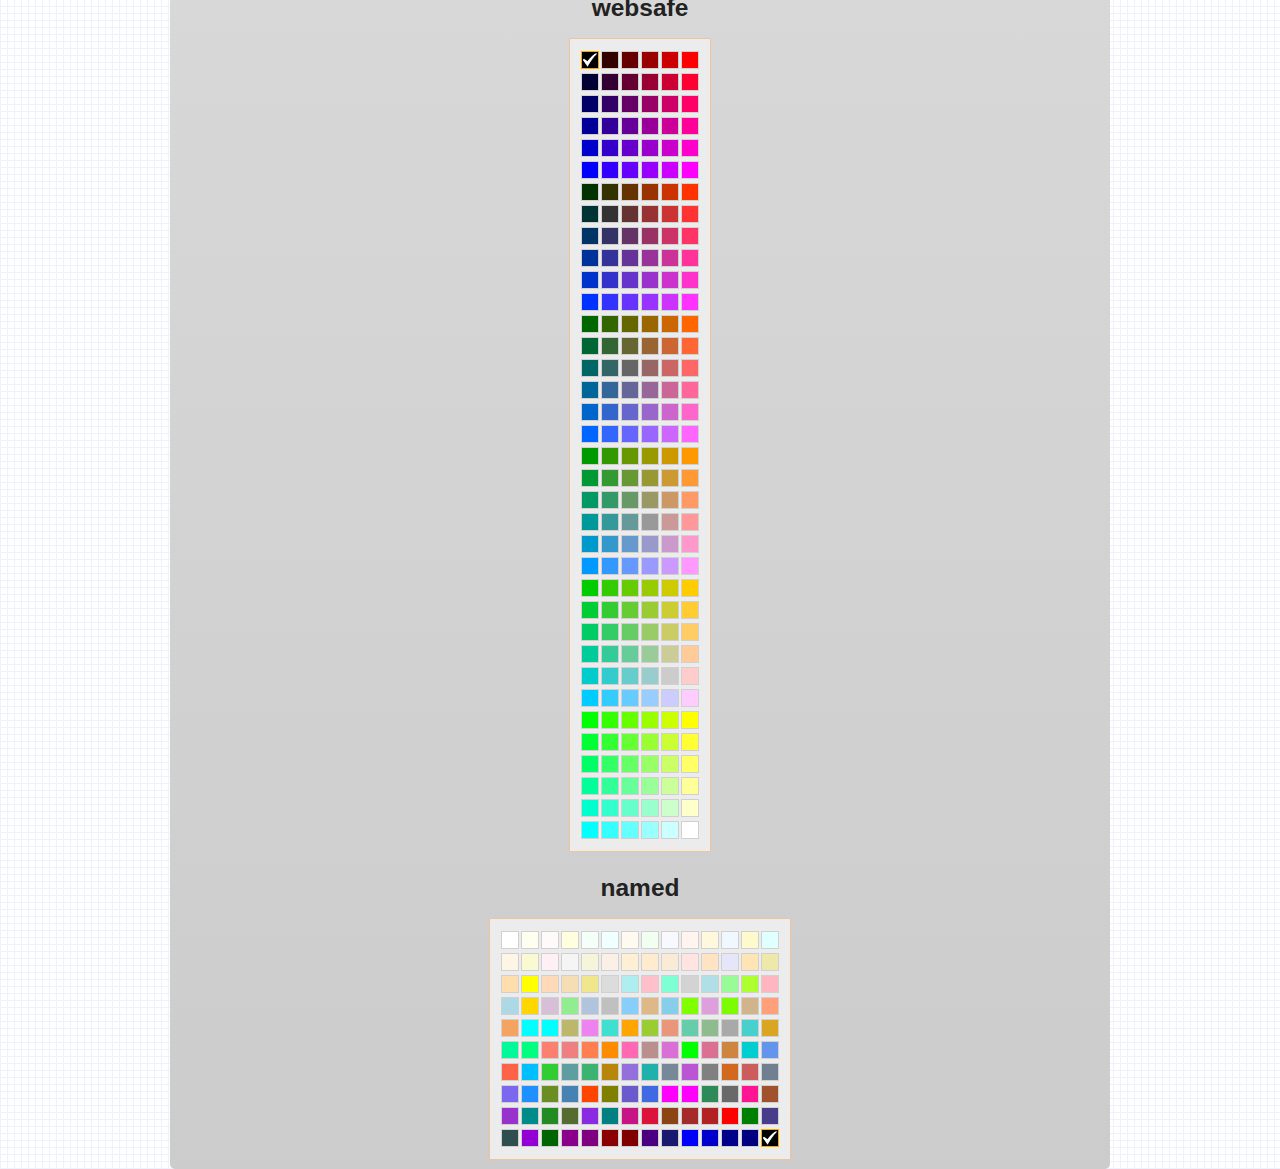
<file: fcgi-demo/scripts/bgrins-spectrum-ed52c1c/example/index.html>
<!doctype html>
<html>
<head>
    <meta http-equiv="content-type" content="text/html; charset=UTF-8">
    <title>Spectrum - The No Hassle jQuery Colorpicker</title>

    <meta name="description" content="Spectrum is a JavaScript colorpicker plugin using the jQuery framework.  It is highly customizable, but can also be used as a simple input type=color polyfill">
    <meta name="author" content="Brian Grinstead and Spectrum contributors">

    <link rel="stylesheet" type="text/css" href="../spectrum.css">
    <link rel="stylesheet" type="text/css" href="../docs/bootstrap.css">
    <link rel="stylesheet" type="text/css" href="../docs/docs.css">
    <script type="text/javascript" src="../docs/jquery-1.9.1.js"></script>
    <script type="text/javascript" src="../spectrum.js"></script>
	<script type="text/javascript" src="../i18n/jquery.spectrum-fi.js"></script>
    <script type='text/javascript' src='example.js'></script>

    <style>

    .example-container {
        margin-top: 10px;
        text-align: center;
        background: #333;
        background: linear-gradient(to bottom, #eee, #ccc);
        padding: 3px;
        padding-top: 0;
        border-radius: 5px;
    }
    .example-controls {
        background: #999;
        margin: 0 -3px;
        padding: 10px 0;
        margin-bottom: 15px;

    }
    label {
        display: inline-block;
        font-weight: bold;

    }
    #palettes .sp-palette {
        max-width: 500px;
    }


    .newGmail .sp-palette-row-0, .newGmail .sp-palette-row-1 {
        margin-bottom: 5px;
    }

    .newGmail .sp-palette .sp-thumb-el {
        width: 20px;
        height: 20px;
        margin: 1px 1px;
    }

    .newGmail .sp-palette .sp-thumb-el:hover, .newGmail  .sp-palette .sp-thumb-el.sp-thumb-active {
        border-color: #000;
    }
    </style>
</head>
<body>
<div id='header'>
    <h1><a href='http://bgrins.github.com/spectrum'>Spectrum</a></h1> <h2><em>The No Hassle jQuery Colorpicker</em></h2>
    <div id='links'>
        View the <a href='http://github.com/bgrins/spectrum'>Source code</a>.
        Spectrum is a project by <a href='http://twitter.com/bgrins'>@bgrins</a>.
    </div>
    <br style='clear:both;' />
</div>

<div class="container">

    <h2>Spectrum Colorpicker Crazy Configurator</h2>
    <div class='alert'>NOTE: this page is currently in development.  Please refer to the <a href='http://github.com/bgrins/spectrum'>Home Page</a> for demos and documentation instead.
    </div>
    <p>
        Spectrum can be customized to show and hide different portions of the colorpicker.  Try clicking some of the buttons below to see how it can change.
    </p>

    <div class="example-container">
        <div class="example-controls">
            <div class='btn-group'>
                <button class='btn toggleBtn' data-rule='showPalette'>Show Palette</button>
                <button class='btn toggleBtn' data-rule='showInput'>Show Input</button>
                <button class='btn toggleBtn' data-rule='showInitial'>Show Initial</button>
                <button class='btn toggleBtn' data-rule='showAlpha'>Show Alpha</button>
                <button class='btn toggleBtn' data-rule='showPaletteOnly'>Show Palette Only</button>
                <button class='btn toggleBtn' data-rule='togglePaletteOnly'>Show Picker Toggle Button</button>
                <button class='btn toggleBtn' data-rule='showButtons'>Show Buttons</button>
            </div>
            <br />
            <br />
            <p>
            <label>Draggable Size <input type='range' value='172' id='size' max='500' min='50' /></label>

            <label>Hue Size <input type='range' value='16' id='huesize' max='90' min='5' /></label>
            </p>
        </div>

        <input id="full">

    </div>

    <hr />
    <h2>Spectrum Colorpicker Localization</h2>
    <div class='alert'>
        <p>
            This page has loaded the German localization.  Here is a list of all <a href='https://github.com/bgrins/spectrum/tree/master/i18n'>spectrum localizations</a>.  <strong>Please help expand our localizations</strong>  if you know a language that isn't represented!  You can copy and paste one of the files, and update the text for 'cancel' and 'choose', then submit a pull request at: <a href'https://github.com/bgrins/spectrum'>https://github.com/bgrins/spectrum</a>.
        </p>
    </div>

	<input id="langdemo" />

    <hr />
    <h2>Spectrum Colorpicker Sample Palettes</h2>
    <div class='alert'>

        <p>
        NOTE: these palettes are also a work in progress.  Ideally the site will eventually allow you to choose between a few options and download them.
        </p>

        <p>
        The <code>newGmail</code> palette below is an example of customizing the palette size and layout with CSS.
        </p>

    </div>
    <div id="palettes" class="example-container">

    </div>

</div>


<script type="text/javascript" src="../docs/prettify.js"></script>
<script type="text/javascript">

  var _gaq = _gaq || [];
  _gaq.push(['_setAccount', 'UA-8259845-4']);
  _gaq.push(['_trackPageview']);

  (function() {
    var ga = document.createElement('script'); ga.type = 'text/javascript'; ga.async = true;
    ga.src = ('https:' == document.location.protocol ? 'https://ssl' : 'http://www') + '.google-analytics.com/ga.js';
    var s = document.getElementsByTagName('script')[0]; s.parentNode.insertBefore(ga, s);
  })();

</script>
</body>
</html>
</file>
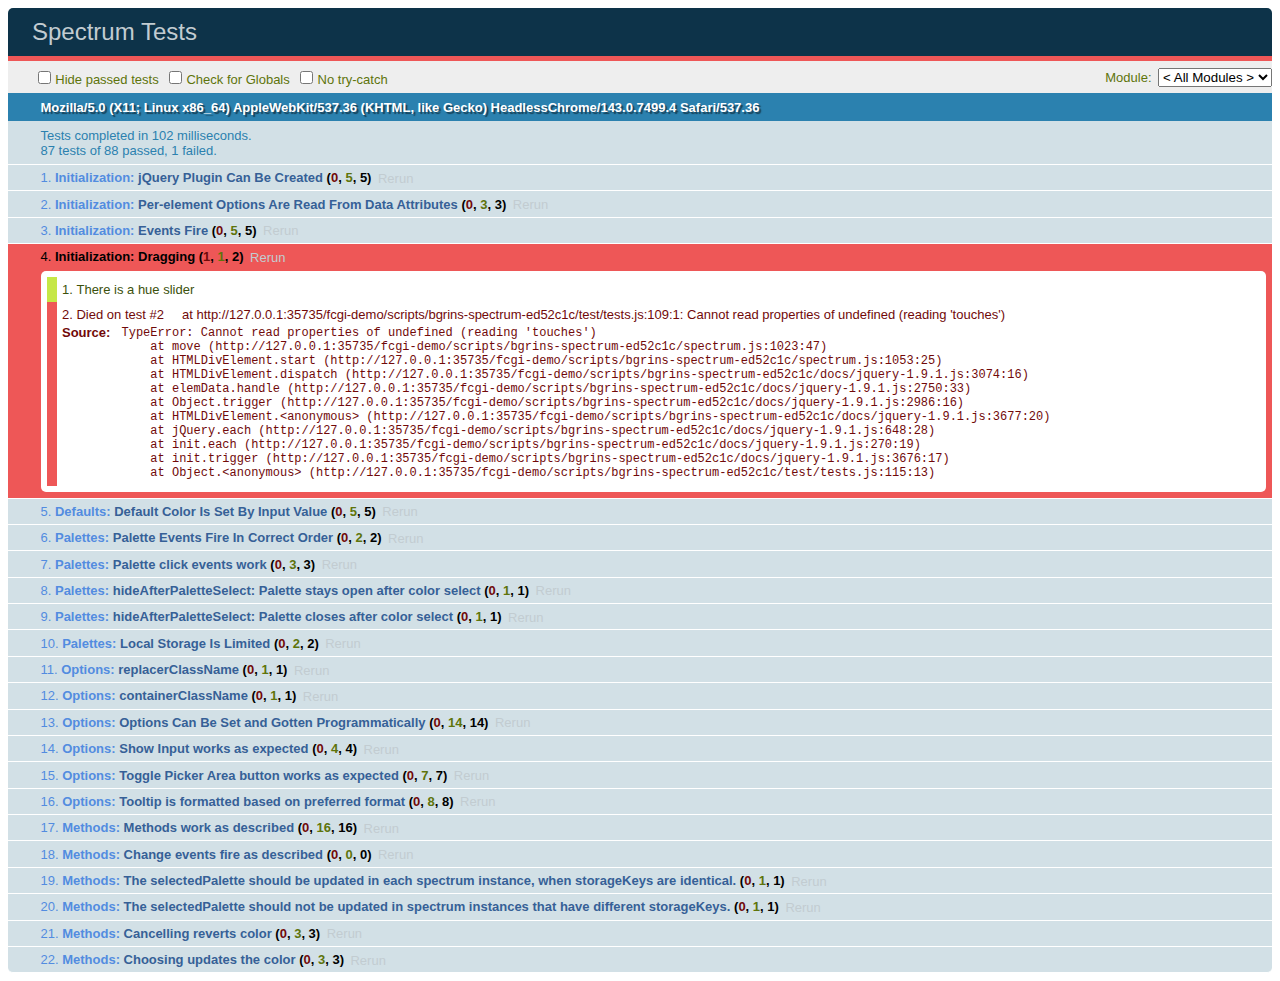
<file: fcgi-demo/scripts/bgrins-spectrum-ed52c1c/test/index.html>
<!DOCTYPE html>
<html>
<head>
  <meta charset="utf-8">
  <title>Spectrum Tests</title>
  <link rel="stylesheet" href="qunit.css">
  <link rel="stylesheet" href="../spectrum.css">
</head>
<body>
  <div id="qunit"></div>
  <script src="../docs/jquery-1.9.1.js"></script>
  <script src="../spectrum.js"></script>
  <script src="qunit.js"></script>
  <script src="tests.js"></script>
</body>
</html>
</file>
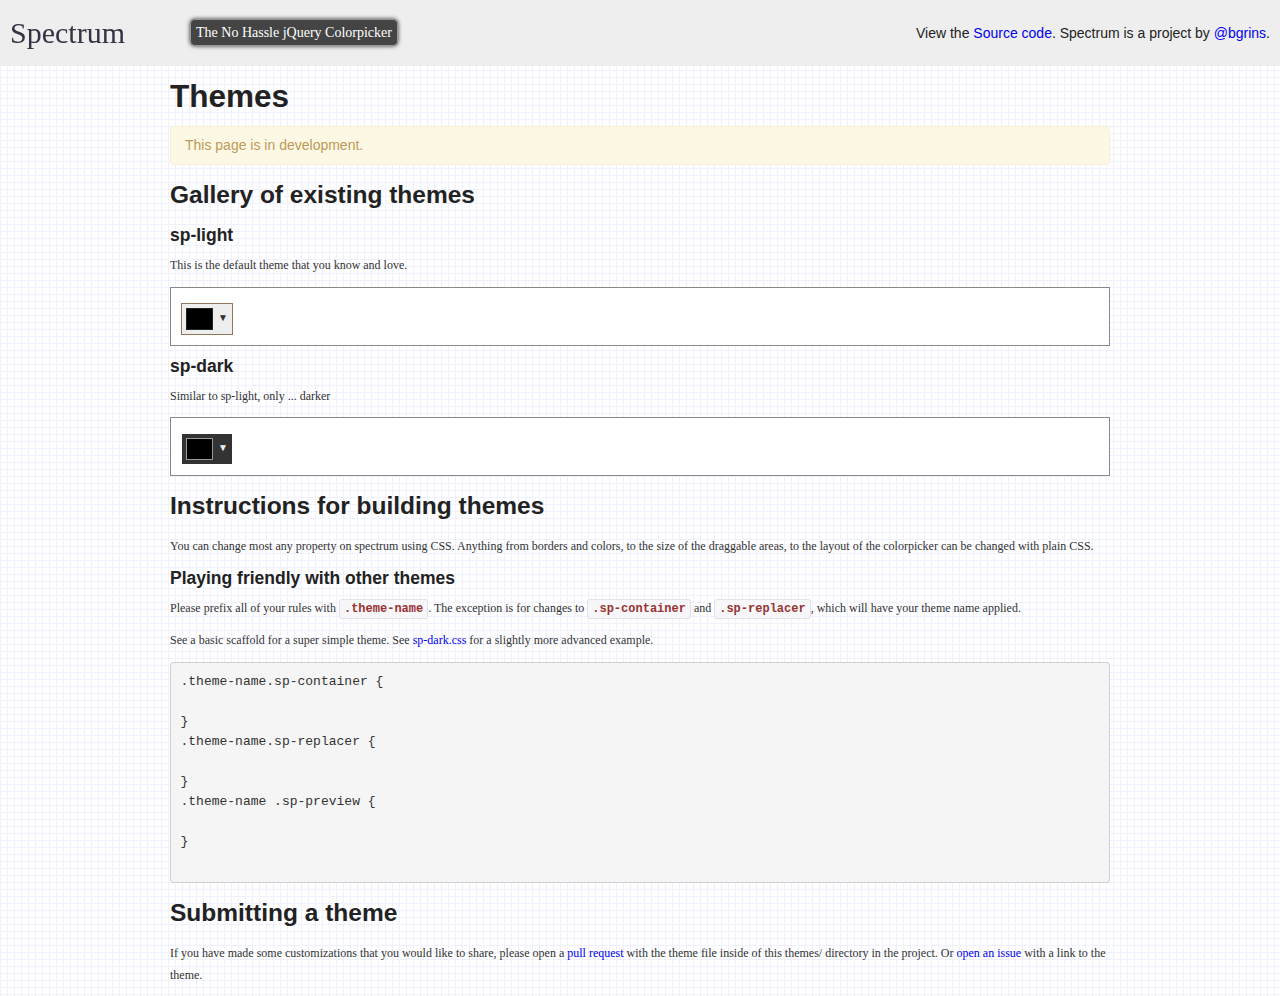
<file: fcgi-demo/scripts/bgrins-spectrum-ed52c1c/themes/index.html>
<!doctype html>
<html>
<head>
    <meta http-equiv="content-type" content="text/html; charset=UTF-8">
    <title>Spectrum - The No Hassle jQuery Colorpicker</title>

    <meta name="description" content="Spectrum is a JavaScript colorpicker plugin using the jQuery framework.  It is highly customizable, but can also be used as a simple input type=color polyfill">
    <meta name="author" content="Brian Grinstead and Spectrum contributors">

    <link rel="stylesheet" type="text/css" href="../spectrum.css">
    <link rel="stylesheet" type="text/css" href="../docs/bootstrap.css">
    <link rel="stylesheet" type="text/css" href="../docs/docs.css">
    <script type="text/javascript" src="../docs/jquery-1.9.1.js"></script>
    <script type="text/javascript" src="../spectrum.js"></script>


    <link rel="stylesheet" type="text/css" href="sp-dark.css">

</head>
<body>
<div id='header'>
    <h1><a href='http://bgrins.github.com/spectrum'>Spectrum</a></h1> <h2><em>The No Hassle jQuery Colorpicker</em></h2>
    <div id='links'>
        View the <a href='http://github.com/bgrins/spectrum'>Source code</a>.
        Spectrum is a project by <a href='http://twitter.com/bgrins'>@bgrins</a>.
    </div>
    <br style='clear:both;' />
</div>

<div class="container">
    <h2>Themes</h2>

    <div class="alert">
        This page is in development.
    </div>

    <div id="theme-gallery">
        <h3>Gallery of existing themes</h3>

        <div class="theme" id="sp-light">
            <h4>sp-light</h4>
            <p>This is the default theme that you know and love.</p>

            <div class='example'>
                <input type='text' />
            </div>
        </div>

        <div class="theme" id="sp-dark">
            <h4>sp-dark</h4>
            <p>Similar to sp-light, only ... darker</p>

            <div class='example'>
                <input type='text' />
            </div>
        </div>
    </div>

    <div id="theme-instructions">
        <h3>Instructions for building themes</h3>
        <p>
            You can change most any property on spectrum using CSS.  Anything from  borders and colors, to the size of the draggable areas, to the layout of the colorpicker can be changed with plain CSS.
        </p>
        <h4>Playing friendly with other themes</h4>
        <p>
            Please prefix all of your rules with <code>.theme-name</code>.  The exception is for changes to <code>.sp-container</code> and <code>.sp-replacer</code>, which will have your theme name applied.
        </p>
        <p>
            See a basic scaffold for a super simple theme.  See <a href='sp-dark.css'>sp-dark.css</a> for a slightly more advanced example.
        </p>
        <pre>
.theme-name.sp-container {

}
.theme-name.sp-replacer {

}
.theme-name .sp-preview {

}
        </pre>
        <h3>Submitting a theme</h3>
        <p>
            If you have made some customizations that you would like to share, please open a <a href="http://bgrins.github.com/spectrum/pulls">pull request</a> with the theme file inside of this themes/ directory in the project.  Or <a href="http://bgrins.github.com/spectrum/issues">open an issue</a> with a link to the theme.
        </p>
    </div>
</div>


<script>
    $("#sp-light input").spectrum({
        theme: "sp-light"
    });
    $("#sp-dark input").spectrum({
        theme: "sp-dark"
    });
</script>
<script type="text/javascript" src="../docs/prettify.js"></script>
<script type="text/javascript">

  var _gaq = _gaq || [];
  _gaq.push(['_setAccount', 'UA-8259845-4']);
  _gaq.push(['_trackPageview']);

  (function() {
    var ga = document.createElement('script'); ga.type = 'text/javascript'; ga.async = true;
    ga.src = ('https:' == document.location.protocol ? 'https://ssl' : 'http://www') + '.google-analytics.com/ga.js';
    var s = document.getElementsByTagName('script')[0]; s.parentNode.insertBefore(ga, s);
  })();

</script>
</body>
</html>
</file>
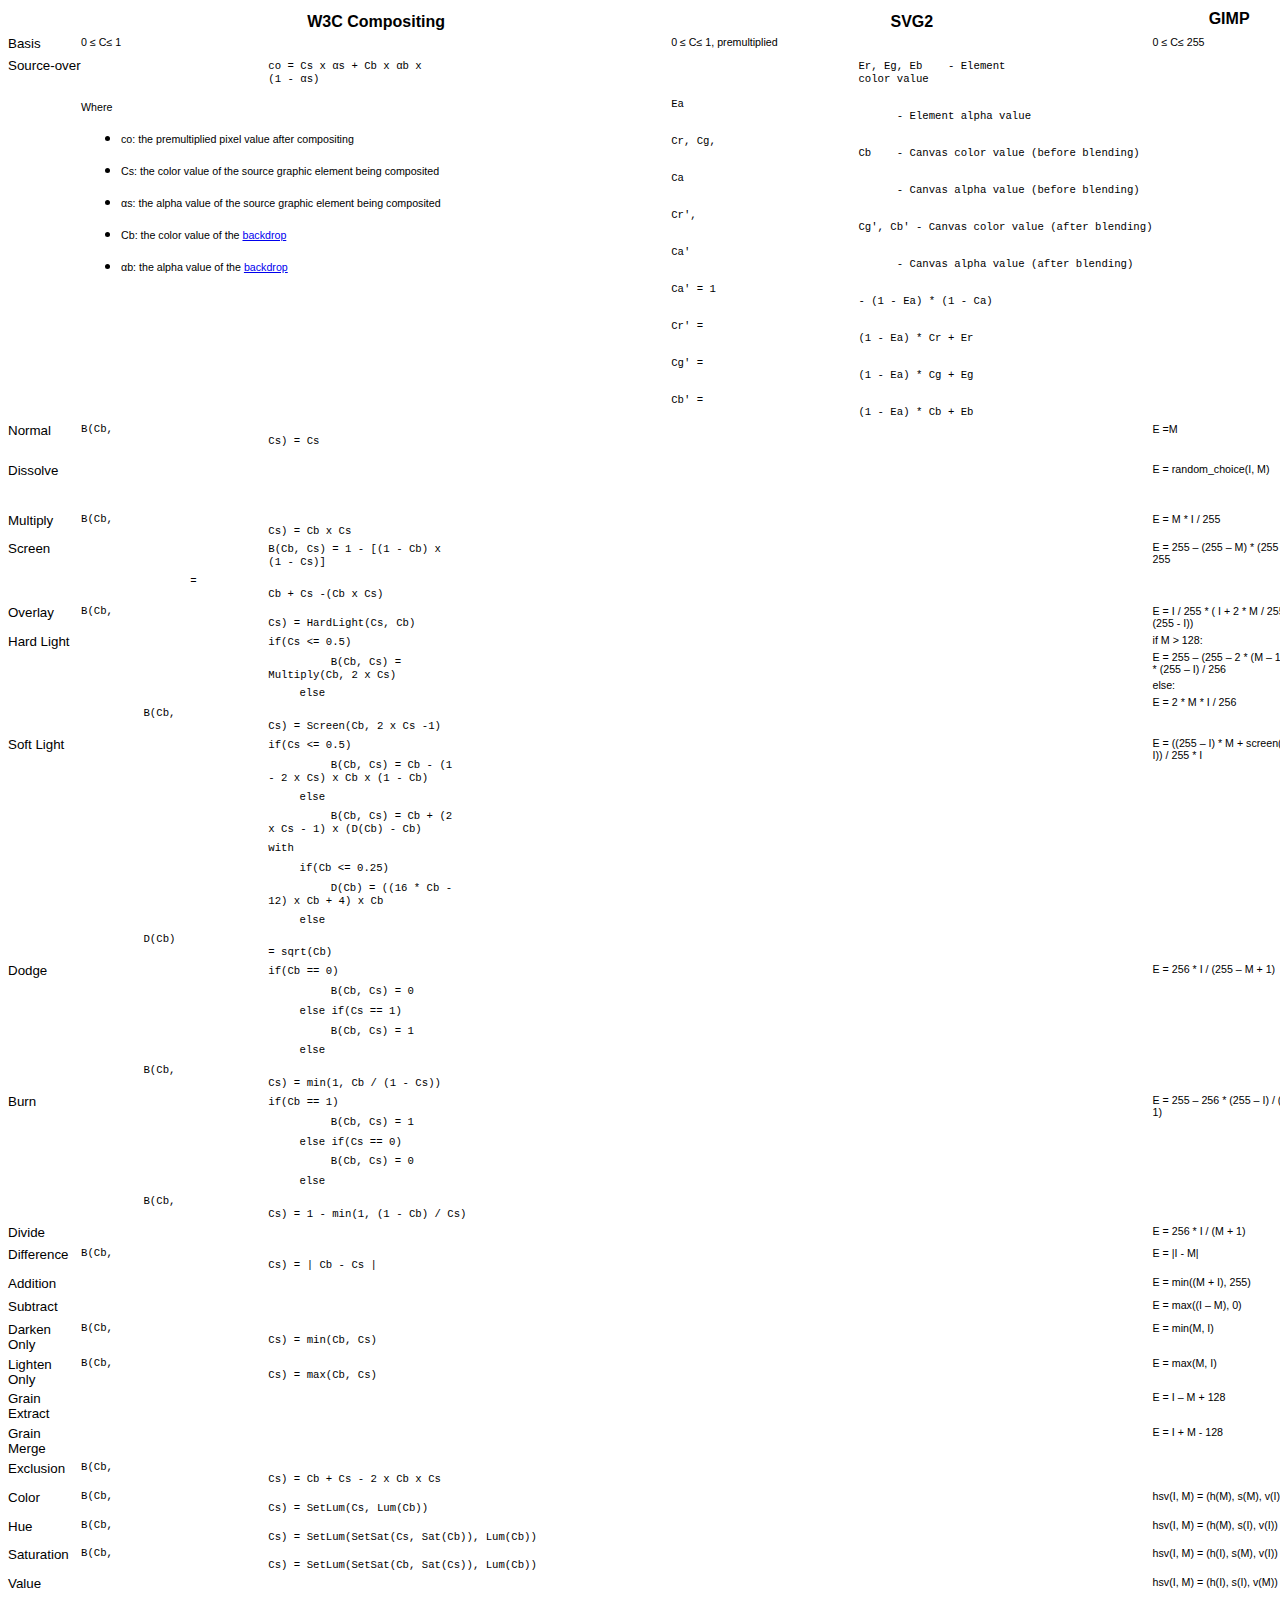
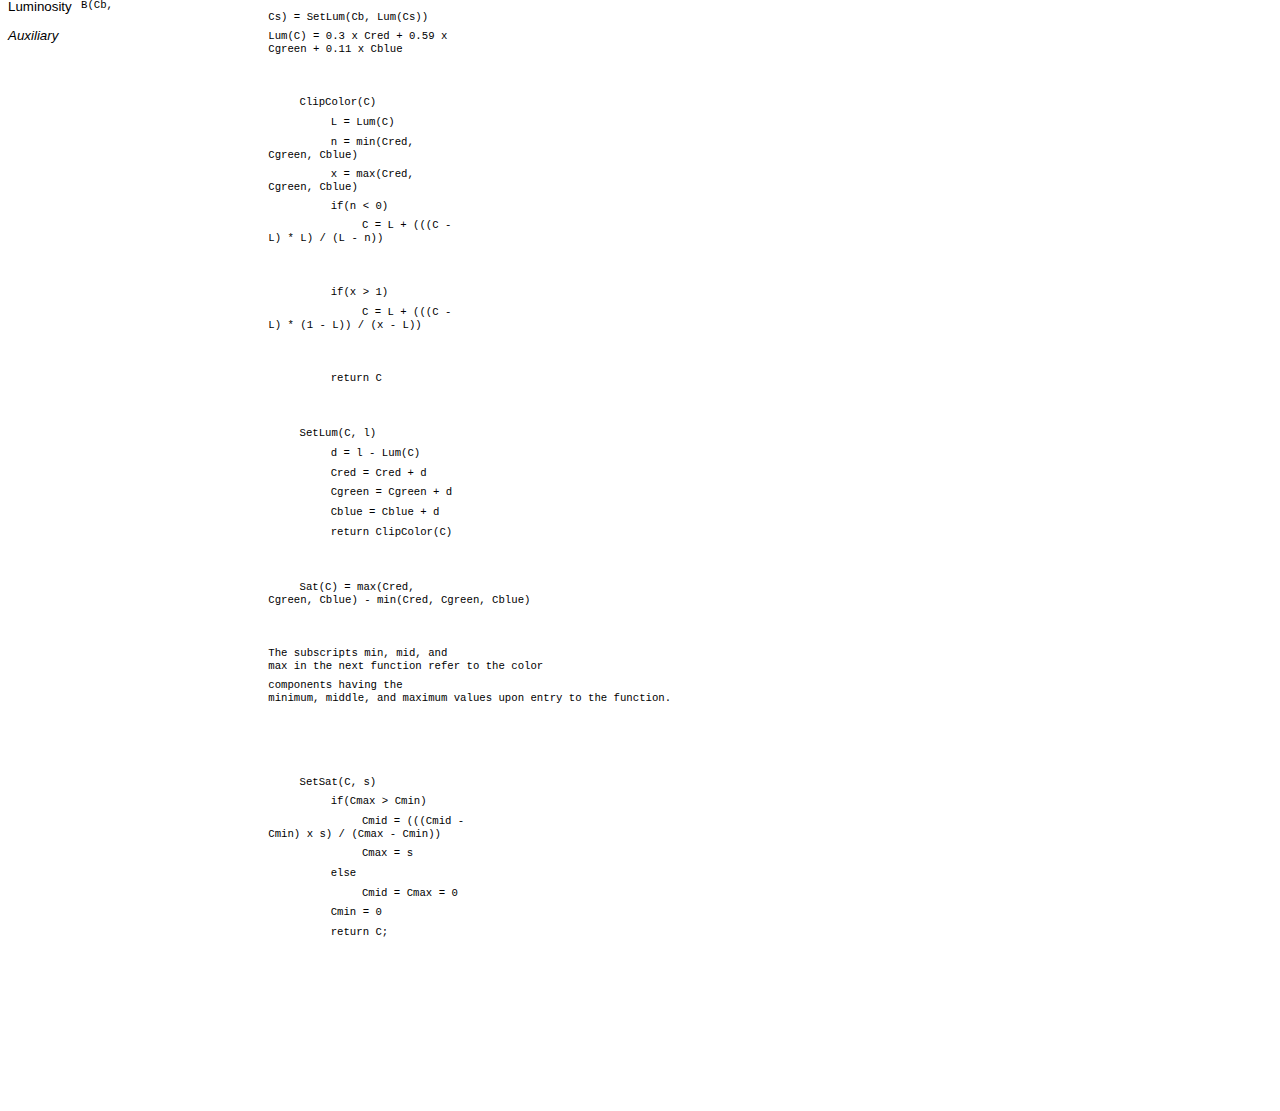
<file: support/ops.html>
<!DOCTYPE HTML PUBLIC "-//W3C//DTD HTML 4.0 Transitional//EN">
<html>
<head>
	<meta http-equiv="content-type" content="text/html; charset=utf-8">
	<title></title>
	<meta name="generator" content="LibreOffice 4.2.5.2 (Linux)">
	<meta name="created" content="20140724;1417314797437">
	<meta name="changed" content="20140724;120702290945723">
	<style type="text/css">
	<!--
		@page { size: landscape }
		td p.western { font-family: "Droid Sans", sans-serif }
		td p.cjk { font-size: 10pt }
		p.western { font-family: "Droid Sans", sans-serif }
		p.cjk { font-size: 10pt }
		th p.western { font-family: "Droid Sans", sans-serif }
		th p.cjk { font-size: 10pt }
		pre.cjk { font-family: "Droid Sans Fallback", monospace }
		pre.ctl { font-family: "Droid Sans Devanagari", monospace }
	-->
	</style>
</head>
<body lang="en-US" dir="ltr" style="background: transparent">
<table width="1553" cellpadding="3" cellspacing="0" style="page-break-before: always">
	<col width="90">
	<col width="287">
	<col width="277">
	<col width="282">
	<col width="299">
	<col width="282">
	<tr>
		<th width="90" valign="top" style="border: none; padding: 0in">
			<p class="western" style="margin-top: 0.05in"><br>
			</p>
		</th>
		<th width="287" valign="top" style="border: none; padding: 0in">
			<p class="western" style="margin-top: 0.05in"><font face="Droid Sans, sans-serif"><font size="3" style="font-size: 12pt">W3C
			Compositing</font></font></p>
		</th>
		<th width="277" valign="top" style="border: none; padding: 0in">
			<p class="western" style="margin-top: 0.05in"><font face="Droid Sans, sans-serif"><font size="3" style="font-size: 12pt">SVG2</font></font></p>
		</th>
		<th width="282" style="border: none; padding: 0in">
			<p class="western">GIMP</p>
		</th>
		<th width="299" valign="top" style="border: none; padding: 0in">
			<p class="western" style="margin-top: 0.05in"><font face="Droid Sans, sans-serif">PDF</font></p>
		</th>
		<th width="282" valign="top" style="border: none; padding: 0in">
			<p class="western" style="margin-top: 0.05in"><font face="Droid Sans, sans-serif">Notes</font></p>
		</th>
	</tr>
	<tr valign="top">
		<td width="90" style="border: none; padding: 0in">
			<p class="western" style="margin-top: 0.05in"><font face="Droid Sans, sans-serif"><font size="2" style="font-size: 10pt">Basis</font></font></p>
		</td>
		<td width="287" style="border: none; padding: 0in">
			<p class="western" style="margin-top: 0.05in"><font size="1" style="font-size: 8pt">0
			<font face="Droid Sans, sans-serif">≤ C≤ 1</font></font></p>
		</td>
		<td width="277" style="border: none; padding: 0in">
			<p class="western" style="margin-top: 0.05in"><font size="1" style="font-size: 8pt">0
			<font face="Droid Sans, sans-serif">≤ C≤ 1, premultiplied</font></font></p>
		</td>
		<td width="282" style="border: none; padding: 0in">
			<p class="western" style="margin-top: 0.05in"><font face="Droid Sans Mono, sans-serif"><font size="1" style="font-size: 8pt">0
			≤ C≤ 255</font></font></p>
		</td>
		<td width="299" style="border: none; padding: 0in">
			<p class="western" style="margin-top: 0.05in"><br>
			</p>
		</td>
		<td width="282" style="border: none; padding: 0in">
			<p class="western" style="margin-top: 0.05in"><br>
			</p>
		</td>
	</tr>
	<tr valign="top">
		<td width="90" style="border: none; padding: 0in">
			<p class="western" style="margin-top: 0.05in"><font face="Droid Sans, sans-serif"><font size="2" style="font-size: 10pt">Source-over</font></font></p>
		</td>
		<td width="287" style="border: none; padding: 0in">
			<pre class="western" style="margin-top: 0.05in; margin-bottom: 0.05in">
			<font size="1" style="font-size: 8pt">co = Cs x αs + Cb x αb x
			(1 - αs)</font></pre>
			<p class="western"><font size="1" style="font-size: 8pt">Where </font>
			</p>
			<ul>
				<li><p class="western" style="margin-bottom: 0in"><font size="1" style="font-size: 8pt">co:
				the premultiplied pixel value after compositing </font>
				</p>
				<li><p class="western" style="margin-bottom: 0in"><font size="1" style="font-size: 8pt">Cs:
				the color value of the source graphic element being composited </font>
				</p>
				<li><p class="western" style="margin-bottom: 0in"><font size="1" style="font-size: 8pt">αs:
				the alpha value of the source graphic element being composited </font>
				</p>
				<li><p class="western" style="margin-bottom: 0in"><font size="1" style="font-size: 8pt">Cb:
				the color value of the <a href="http://www.w3.org/TR/compositing/#backdrop">backdrop</a>
				</font>
				</p>
				<li><p class="western"><font size="1" style="font-size: 8pt">αb:
				the alpha value of the <a href="http://www.w3.org/TR/compositing/#backdrop">backdrop</a>
				</font>
				</p>
			</ul>
		</td>
		<td width="277" style="border: none; padding: 0in">
			<pre class="western" style="margin-top: 0.05in; margin-bottom: 0.05in">
			<font size="1" style="font-size: 8pt">Er, Eg, Eb    - Element
			color value</font></pre>
			<pre class="western"><font size="1" style="font-size: 8pt">Ea     
			      - Element alpha value</font></pre>
			<pre class="western"><font size="1" style="font-size: 8pt">Cr, Cg,
			Cb    - Canvas color value (before blending)</font></pre>
			<pre class="western"><font size="1" style="font-size: 8pt">Ca     
			      - Canvas alpha value (before blending)</font></pre>
			<pre class="western"><font size="1" style="font-size: 8pt">Cr',
			Cg', Cb' - Canvas color value (after blending)</font></pre>
			<pre class="western"><font size="1" style="font-size: 8pt">Ca'    
			      - Canvas alpha value (after blending)</font></pre>
			<pre class="western"><font size="1" style="font-size: 8pt">Ca' = 1
			- (1 - Ea) * (1 - Ca)</font></pre>
			<pre class="western"><font size="1" style="font-size: 8pt">Cr' =
			(1 - Ea) * Cr + Er</font></pre>
			<pre class="western"><font size="1" style="font-size: 8pt">Cg' =
			(1 - Ea) * Cg + Eg</font></pre>
			<pre class="western"><font size="1" style="font-size: 8pt">Cb' =
			(1 - Ea) * Cb + Eb</font></pre>
		</td>
		<td width="282" style="border: none; padding: 0in">
			<p class="western" style="margin-top: 0.05in"><br>
			</p>
		</td>
		<td width="299" style="border: none; padding: 0in">
			<p class="western" style="margin-top: 0.05in"><br>
			</p>
		</td>
		<td width="282" style="border: none; padding: 0in">
			<p class="western" style="margin-top: 0.05in"><br>
			</p>
		</td>
	</tr>
	<tr valign="top">
		<td width="90" style="border: none; padding: 0in">
			<p class="western" style="margin-top: 0.05in"><font face="Droid Sans, sans-serif"><font size="2" style="font-size: 10pt">Normal</font></font></p>
		</td>
		<td width="287" style="border: none; padding: 0in">
			<pre class="western" style="margin-top: 0.05in"><font size="1" style="font-size: 8pt">B(Cb,
			Cs) = Cs</font></pre>
		</td>
		<td width="277" style="border: none; padding: 0in">
			<p class="western" style="margin-top: 0.05in"><br>
			</p>
		</td>
		<td width="282" style="border: none; padding: 0in">
			<p class="western" style="margin-top: 0.05in; margin-bottom: 0.05in">
			<font face="Droid Sans Mono, sans-serif"><font size="1" style="font-size: 8pt">E
			=M</font></font></p>
			<p class="western" style="margin-top: 0.05in"><br>
			</p>
		</td>
		<td width="299" style="border: none; padding: 0in">
			<p class="western" style="margin-top: 0.05in"><br>
			</p>
		</td>
		<td width="282" style="border: none; padding: 0in">
			<p class="western" style="margin-top: 0.05in"><br>
			</p>
		</td>
	</tr>
	<tr valign="top">
		<td width="90" style="border: none; padding: 0in">
			<p class="western" style="margin-top: 0.05in"><font face="Droid Sans, sans-serif"><font size="2" style="font-size: 10pt">Dissolve</font></font></p>
		</td>
		<td width="287" style="border: none; padding: 0in">
			<pre class="western" style="margin-top: 0.05in"><br>
			</pre>
		</td>
		<td width="277" style="border: none; padding: 0in">
			<p class="western" style="margin-top: 0.05in"><br>
			</p>
		</td>
		<td width="282" style="border: none; padding: 0in">
			<p class="western" style="margin-top: 0.05in"><font face="Droid Sans Mono, sans-serif"><font size="1" style="font-size: 8pt">E
			= random_choice(I, M)</font></font></p>
		</td>
		<td width="299" style="border: none; padding: 0in">
			<p class="western" style="margin-top: 0.05in"><br>
			</p>
		</td>
		<td width="282" style="border: none; padding: 0in">
			<p class="western" style="margin-top: 0.05in"><br>
			</p>
		</td>
	</tr>
	<tr valign="top">
		<td width="90" style="border: none; padding: 0in">
			<p class="western" style="margin-top: 0.05in"><font face="Droid Sans, sans-serif"><font size="2" style="font-size: 10pt">Multiply</font></font></p>
		</td>
		<td width="287" style="border: none; padding: 0in">
			<pre class="western" style="margin-top: 0.05in"><font size="1" style="font-size: 8pt">B(Cb,
			Cs) = Cb x Cs</font></pre>
		</td>
		<td width="277" style="border: none; padding: 0in">
			<p class="western" style="margin-top: 0.05in"><br>
			</p>
		</td>
		<td width="282" style="border: none; padding: 0in">
			<p class="western" style="margin-top: 0.05in"><font face="Droid Sans Mono, sans-serif"><font size="1" style="font-size: 8pt">E
			= M * I / 255</font></font></p>
		</td>
		<td width="299" style="border: none; padding: 0in">
			<p class="western" style="margin-top: 0.05in"><br>
			</p>
		</td>
		<td width="282" style="border: none; padding: 0in">
			<p class="western" style="margin-top: 0.05in"><br>
			</p>
		</td>
	</tr>
	<tr valign="top">
		<td width="90" style="border: none; padding: 0in">
			<p class="western" style="margin-top: 0.05in"><font face="Droid Sans, sans-serif"><font size="2" style="font-size: 10pt">Screen</font></font></p>
		</td>
		<td width="287" style="border: none; padding: 0in">
			<pre class="western" style="margin-top: 0.05in; margin-bottom: 0.05in">
			<font size="1" style="font-size: 8pt">B(Cb, Cs) = 1 - [(1 - Cb) x
			(1 - Cs)]</font></pre>
			<pre class="western" style="margin-top: 0.05in">              <font size="1" style="font-size: 8pt">=
			Cb + Cs -(Cb x Cs)</font></pre>
		</td>
		<td width="277" style="border: none; padding: 0in">
			<p class="western" style="margin-top: 0.05in"><br>
			</p>
		</td>
		<td width="282" style="border: none; padding: 0in">
			<p class="western" style="margin-top: 0.05in"><font face="Droid Sans Mono, sans-serif"><font size="1" style="font-size: 8pt">E
			= 255 – (255 – M) * (255 – I) / 255</font></font></p>
		</td>
		<td width="299" style="border: none; padding: 0in">
			<p class="western" style="margin-top: 0.05in"><br>
			</p>
		</td>
		<td width="282" style="border: none; padding: 0in">
			<p class="western" style="margin-top: 0.05in"><br>
			</p>
		</td>
	</tr>
	<tr valign="top">
		<td width="90" style="border: none; padding: 0in">
			<p class="western" style="margin-top: 0.05in"><font face="Droid Sans, sans-serif"><font size="2" style="font-size: 10pt">Overlay</font></font></p>
		</td>
		<td width="287" style="border: none; padding: 0in">
			<pre class="western" style="margin-top: 0.05in"><font size="1" style="font-size: 8pt">B(Cb,
			Cs) = HardLight(Cs, Cb)</font></pre>
		</td>
		<td width="277" style="border: none; padding: 0in">
			<p class="western" style="margin-top: 0.05in"><br>
			</p>
		</td>
		<td width="282" style="border: none; padding: 0in">
			<p class="western" style="margin-top: 0.05in"><font face="Droid Sans Mono, sans-serif"><font size="1" style="font-size: 8pt">E
			= I / 255 * ( I + 2 * M / 255 * (255 - I))</font></font></p>
		</td>
		<td width="299" style="border: none; padding: 0in">
			<p class="western" style="margin-top: 0.05in"><br>
			</p>
		</td>
		<td width="282" style="border: none; padding: 0in">
			<p class="western" style="margin-top: 0.05in"><br>
			</p>
		</td>
	</tr>
	<tr valign="top">
		<td width="90" style="border: none; padding: 0in">
			<p class="western" style="margin-top: 0.05in"><font face="Droid Sans, sans-serif"><font size="2" style="font-size: 10pt">Hard
			Light</font></font></p>
		</td>
		<td width="287" style="border: none; padding: 0in">
			<pre class="western" style="margin-top: 0.05in; margin-bottom: 0.05in">
			<font size="1" style="font-size: 8pt">if(Cs &lt;= 0.5)</font></pre>
			<pre class="western" style="margin-top: 0.05in; margin-bottom: 0.05in">
			        <font size="1" style="font-size: 8pt">B(Cb, Cs) =
			Multiply(Cb, 2 x Cs)</font></pre>
			<pre class="western" style="margin-top: 0.05in; margin-bottom: 0.05in">
			    <font size="1" style="font-size: 8pt">else</font></pre>
			<pre class="western" style="margin-top: 0.05in">        <font size="1" style="font-size: 8pt">B(Cb,
			Cs) = Screen(Cb, 2 x Cs -1)</font></pre>
		</td>
		<td width="277" style="border: none; padding: 0in">
			<p class="western" style="margin-top: 0.05in"><br>
			</p>
		</td>
		<td width="282" style="border: none; padding: 0in">
			<p class="western" style="margin-top: 0.05in; margin-bottom: 0.05in">
			<font face="Droid Sans Mono, sans-serif"><font size="1" style="font-size: 8pt">if
			M &gt; 128:</font></font></p>
			<p class="western" style="margin-top: 0.05in; margin-bottom: 0.05in">
			    <font face="Droid Sans Mono, sans-serif"><font size="1" style="font-size: 8pt">E
			= 255 – (255 – 2 * (M – 128)) * (255 – I) / 256</font></font></p>
			<p class="western" style="margin-top: 0.05in; margin-bottom: 0.05in">
			<font face="Droid Sans Mono, sans-serif"><font size="1" style="font-size: 8pt">else:</font></font></p>
			<p class="western" style="margin-top: 0.05in">    <font face="Droid Sans Mono, sans-serif"><font size="1" style="font-size: 8pt">E
			= 2 * M * I / 256</font></font></p>
		</td>
		<td width="299" style="border: none; padding: 0in">
			<p class="western" style="margin-top: 0.05in"><br>
			</p>
		</td>
		<td width="282" style="border: none; padding: 0in">
			<p class="western" style="margin-top: 0.05in"><br>
			</p>
		</td>
	</tr>
	<tr valign="top">
		<td width="90" style="border: none; padding: 0in">
			<p class="western" style="margin-top: 0.05in"><font face="Droid Sans, sans-serif"><font size="2" style="font-size: 10pt">Soft
			Light</font></font></p>
		</td>
		<td width="287" style="border: none; padding: 0in">
			<pre class="western" style="margin-top: 0.05in; margin-bottom: 0.05in">
			<font size="1" style="font-size: 8pt">if(Cs &lt;= 0.5)</font></pre>
			<pre class="western" style="margin-top: 0.05in; margin-bottom: 0.05in">
			        <font size="1" style="font-size: 8pt">B(Cb, Cs) = Cb - (1
			- 2 x Cs) x Cb x (1 - Cb)</font></pre>
			<pre class="western" style="margin-top: 0.05in; margin-bottom: 0.05in">
			    <font size="1" style="font-size: 8pt">else</font></pre>
			<pre class="western" style="margin-top: 0.05in; margin-bottom: 0.05in">
			        <font size="1" style="font-size: 8pt">B(Cb, Cs) = Cb + (2
			x Cs - 1) x (D(Cb) - Cb)</font></pre>
			<pre class="western" style="margin-top: 0.05in; margin-bottom: 0.05in">
			<font size="1" style="font-size: 8pt">with</font></pre>
			<pre class="western" style="margin-top: 0.05in; margin-bottom: 0.05in">
			    <font size="1" style="font-size: 8pt">if(Cb &lt;= 0.25)</font></pre>
			<pre class="western" style="margin-top: 0.05in; margin-bottom: 0.05in">
			        <font size="1" style="font-size: 8pt">D(Cb) = ((16 * Cb -
			12) x Cb + 4) x Cb</font></pre>
			<pre class="western" style="margin-top: 0.05in; margin-bottom: 0.05in">
			    <font size="1" style="font-size: 8pt">else</font></pre>
			<pre class="western" style="margin-top: 0.05in">        <font size="1" style="font-size: 8pt">D(Cb)
			= sqrt(Cb)</font></pre>
		</td>
		<td width="277" style="border: none; padding: 0in">
			<p class="western" style="margin-top: 0.05in"><br>
			</p>
		</td>
		<td width="282" style="border: none; padding: 0in">
			<p class="western" style="margin-top: 0.05in"><font face="Droid Sans Mono, sans-serif"><font size="1" style="font-size: 8pt">E
			= ((255 – I) * M + screen(M, I)) / 255 * I</font></font></p>
		</td>
		<td width="299" style="border: none; padding: 0in">
			<p class="western" style="margin-top: 0.05in"><br>
			</p>
		</td>
		<td width="282" style="border: none; padding: 0in">
			<p class="western" style="margin-top: 0.05in"><br>
			</p>
		</td>
	</tr>
	<tr valign="top">
		<td width="90" style="border: none; padding: 0in">
			<p class="western" style="margin-top: 0.05in"><font face="Droid Sans, sans-serif"><font size="2" style="font-size: 10pt">Dodge</font></font></p>
		</td>
		<td width="287" style="border: none; padding: 0in">
			<pre class="western" style="margin-top: 0.05in; margin-bottom: 0.05in">
			<font size="1" style="font-size: 8pt">if(Cb == 0)</font></pre>
			<pre class="western" style="margin-top: 0.05in; margin-bottom: 0.05in">
			        <font size="1" style="font-size: 8pt">B(Cb, Cs) = 0</font></pre>
			<pre class="western" style="margin-top: 0.05in; margin-bottom: 0.05in">
			    <font size="1" style="font-size: 8pt">else if(Cs == 1)</font></pre>
			<pre class="western" style="margin-top: 0.05in; margin-bottom: 0.05in">
			        <font size="1" style="font-size: 8pt">B(Cb, Cs) = 1</font></pre>
			<pre class="western" style="margin-top: 0.05in; margin-bottom: 0.05in">
			    <font size="1" style="font-size: 8pt">else</font></pre>
			<pre class="western" style="margin-top: 0.05in">        <font size="1" style="font-size: 8pt">B(Cb,
			Cs) = min(1, Cb / (1 - Cs))</font></pre>
		</td>
		<td width="277" style="border: none; padding: 0in">
			<p class="western" style="margin-top: 0.05in"><br>
			</p>
		</td>
		<td width="282" style="border: none; padding: 0in">
			<p class="western" style="margin-top: 0.05in"><font face="Droid Sans Mono, sans-serif"><font size="1" style="font-size: 8pt">E
			= 256 * I / (255 – M + 1)</font></font></p>
		</td>
		<td width="299" style="border: none; padding: 0in">
			<p class="western" style="margin-top: 0.05in"><br>
			</p>
		</td>
		<td width="282" style="border: none; padding: 0in">
			<p class="western" style="margin-top: 0.05in"><br>
			</p>
		</td>
	</tr>
	<tr valign="top">
		<td width="90" style="border: none; padding: 0in">
			<p class="western" style="margin-top: 0.05in"><font face="Droid Sans, sans-serif"><font size="2" style="font-size: 10pt">Burn</font></font></p>
		</td>
		<td width="287" style="border: none; padding: 0in">
			<pre class="western" style="margin-top: 0.05in; margin-bottom: 0.05in">
			<font size="1" style="font-size: 8pt">if(Cb == 1)</font></pre>
			<pre class="western" style="margin-top: 0.05in; margin-bottom: 0.05in">
			        <font size="1" style="font-size: 8pt">B(Cb, Cs) = 1</font></pre>
			<pre class="western" style="margin-top: 0.05in; margin-bottom: 0.05in">
			    <font size="1" style="font-size: 8pt">else if(Cs == 0)</font></pre>
			<pre class="western" style="margin-top: 0.05in; margin-bottom: 0.05in">
			        <font size="1" style="font-size: 8pt">B(Cb, Cs) = 0</font></pre>
			<pre class="western" style="margin-top: 0.05in; margin-bottom: 0.05in">
			    <font size="1" style="font-size: 8pt">else</font></pre>
			<pre class="western" style="margin-top: 0.05in">        <font size="1" style="font-size: 8pt">B(Cb,
			Cs) = 1 - min(1, (1 - Cb) / Cs)</font></pre>
		</td>
		<td width="277" style="border: none; padding: 0in">
			<p class="western" style="margin-top: 0.05in"><br>
			</p>
		</td>
		<td width="282" style="border: none; padding: 0in">
			<p class="western" style="margin-top: 0.05in"><font face="Droid Sans Mono, sans-serif"><font size="1" style="font-size: 8pt">E
			= 255 – 256 * (255 – I) / (M + 1)</font></font></p>
		</td>
		<td width="299" style="border: none; padding: 0in">
			<p class="western" style="margin-top: 0.05in"><br>
			</p>
		</td>
		<td width="282" style="border: none; padding: 0in">
			<p class="western" style="margin-top: 0.05in"><br>
			</p>
		</td>
	</tr>
	<tr valign="top">
		<td width="90" style="border: none; padding: 0in">
			<p class="western" style="margin-top: 0.05in"><font face="Droid Sans, sans-serif"><font size="2" style="font-size: 10pt">Divide</font></font></p>
		</td>
		<td width="287" style="border: none; padding: 0in">
			<p class="western" style="margin-top: 0.05in"><br>
			</p>
		</td>
		<td width="277" style="border: none; padding: 0in">
			<p class="western" style="margin-top: 0.05in"><br>
			</p>
		</td>
		<td width="282" style="border: none; padding: 0in">
			<p class="western" style="margin-top: 0.05in"><font face="Droid Sans Mono, sans-serif"><font size="1" style="font-size: 8pt">E
			= 256 * I / (M + 1)</font></font></p>
		</td>
		<td width="299" style="border: none; padding: 0in">
			<p class="western" style="margin-top: 0.05in"><br>
			</p>
		</td>
		<td width="282" style="border: none; padding: 0in">
			<p class="western" style="margin-top: 0.05in"><br>
			</p>
		</td>
	</tr>
	<tr valign="top">
		<td width="90" style="border: none; padding: 0in">
			<p class="western" style="margin-top: 0.05in"><font face="Droid Sans, sans-serif"><font size="2" style="font-size: 10pt">Difference</font></font></p>
		</td>
		<td width="287" style="border: none; padding: 0in">
			<pre class="western" style="margin-top: 0.05in"><font size="1" style="font-size: 8pt">B(Cb,
			Cs) = | Cb - Cs |</font></pre>
		</td>
		<td width="277" style="border: none; padding: 0in">
			<p class="western" style="margin-top: 0.05in"><br>
			</p>
		</td>
		<td width="282" style="border: none; padding: 0in">
			<p class="western" style="margin-top: 0.05in"><font face="Droid Sans Mono, sans-serif"><font size="1" style="font-size: 8pt">E
			= |I - M|</font></font></p>
		</td>
		<td width="299" style="border: none; padding: 0in">
			<p class="western" style="margin-top: 0.05in"><br>
			</p>
		</td>
		<td width="282" style="border: none; padding: 0in">
			<p class="western" style="margin-top: 0.05in"><br>
			</p>
		</td>
	</tr>
	<tr valign="top">
		<td width="90" style="border: none; padding: 0in">
			<p class="western" style="margin-top: 0.05in"><font face="Droid Sans, sans-serif"><font size="2" style="font-size: 10pt">Addition</font></font></p>
		</td>
		<td width="287" style="border: none; padding: 0in">
			<p class="western" style="margin-top: 0.05in"><br>
			</p>
		</td>
		<td width="277" style="border: none; padding: 0in">
			<p class="western" style="margin-top: 0.05in"><br>
			</p>
		</td>
		<td width="282" style="border: none; padding: 0in">
			<p class="western" style="margin-top: 0.05in"><font face="Droid Sans Mono, sans-serif"><font size="1" style="font-size: 8pt">E
			= min((M + I), 255)</font></font></p>
		</td>
		<td width="299" style="border: none; padding: 0in">
			<p class="western" style="margin-top: 0.05in"><br>
			</p>
		</td>
		<td width="282" style="border: none; padding: 0in">
			<p class="western" style="margin-top: 0.05in"><br>
			</p>
		</td>
	</tr>
	<tr valign="top">
		<td width="90" style="border: none; padding: 0in">
			<p class="western" style="margin-top: 0.05in"><font face="Droid Sans, sans-serif"><font size="2" style="font-size: 10pt">Subtract</font></font></p>
		</td>
		<td width="287" style="border: none; padding: 0in">
			<p class="western" style="margin-top: 0.05in"><br>
			</p>
		</td>
		<td width="277" style="border: none; padding: 0in">
			<p class="western" style="margin-top: 0.05in"><br>
			</p>
		</td>
		<td width="282" style="border: none; padding: 0in">
			<p class="western" style="margin-top: 0.05in"><font face="Droid Sans Mono, sans-serif"><font size="1" style="font-size: 8pt">E
			= max((I – M), 0)</font></font></p>
		</td>
		<td width="299" style="border: none; padding: 0in">
			<p class="western" style="margin-top: 0.05in"><br>
			</p>
		</td>
		<td width="282" style="border: none; padding: 0in">
			<p class="western" style="margin-top: 0.05in"><br>
			</p>
		</td>
	</tr>
	<tr valign="top">
		<td width="90" style="border: none; padding: 0in">
			<p class="western" style="margin-top: 0.05in"><font face="Droid Sans, sans-serif"><font size="2" style="font-size: 10pt">Darken
			Only</font></font></p>
		</td>
		<td width="287" style="border: none; padding: 0in">
			<pre class="western" style="margin-top: 0.05in"><font size="1" style="font-size: 8pt">B(Cb,
			Cs) = min(Cb, Cs)</font></pre>
		</td>
		<td width="277" style="border: none; padding: 0in">
			<p class="western" style="margin-top: 0.05in"><br>
			</p>
		</td>
		<td width="282" style="border: none; padding: 0in">
			<p class="western" style="margin-top: 0.05in"><font face="Droid Sans Mono, sans-serif"><font size="1" style="font-size: 8pt">E
			= min(M, I)</font></font></p>
		</td>
		<td width="299" style="border: none; padding: 0in">
			<p class="western" style="margin-top: 0.05in"><br>
			</p>
		</td>
		<td width="282" style="border: none; padding: 0in">
			<p class="western" style="margin-top: 0.05in"><br>
			</p>
		</td>
	</tr>
	<tr valign="top">
		<td width="90" style="border: none; padding: 0in">
			<p class="western" style="margin-top: 0.05in"><font face="Droid Sans, sans-serif"><font size="2" style="font-size: 10pt">Lighten
			Only</font></font></p>
		</td>
		<td width="287" style="border: none; padding: 0in">
			<pre class="western" style="margin-top: 0.05in"><font size="1" style="font-size: 8pt">B(Cb,
			Cs) = max(Cb, Cs)</font></pre>
		</td>
		<td width="277" style="border: none; padding: 0in">
			<p class="western" style="margin-top: 0.05in"><br>
			</p>
		</td>
		<td width="282" style="border: none; padding: 0in">
			<p class="western" style="margin-top: 0.05in"><font face="Droid Sans Mono, sans-serif"><font size="1" style="font-size: 8pt">E
			= max(M, I)</font></font></p>
		</td>
		<td width="299" style="border: none; padding: 0in">
			<p class="western" style="margin-top: 0.05in"><br>
			</p>
		</td>
		<td width="282" style="border: none; padding: 0in">
			<p class="western" style="margin-top: 0.05in"><br>
			</p>
		</td>
	</tr>
	<tr valign="top">
		<td width="90" style="border: none; padding: 0in">
			<p class="western" style="margin-top: 0.05in"><font face="Droid Sans, sans-serif"><font size="2" style="font-size: 10pt">Grain
			Extract</font></font></p>
		</td>
		<td width="287" style="border: none; padding: 0in">
			<p class="western" style="margin-top: 0.05in"><br>
			</p>
		</td>
		<td width="277" style="border: none; padding: 0in">
			<p class="western" style="margin-top: 0.05in"><br>
			</p>
		</td>
		<td width="282" style="border: none; padding: 0in">
			<p class="western" style="margin-top: 0.05in"><font face="Droid Sans Mono, sans-serif"><font size="1" style="font-size: 8pt">E
			= I – M + 128</font></font></p>
		</td>
		<td width="299" style="border: none; padding: 0in">
			<p class="western" style="margin-top: 0.05in"><br>
			</p>
		</td>
		<td width="282" style="border: none; padding: 0in">
			<p class="western" style="margin-top: 0.05in"><br>
			</p>
		</td>
	</tr>
	<tr valign="top">
		<td width="90" style="border: none; padding: 0in">
			<p class="western" style="margin-top: 0.05in"><font face="Droid Sans, sans-serif"><font size="2" style="font-size: 10pt">Grain
			Merge</font></font></p>
		</td>
		<td width="287" style="border: none; padding: 0in">
			<p class="western" style="margin-top: 0.05in"><br>
			</p>
		</td>
		<td width="277" style="border: none; padding: 0in">
			<p class="western" style="margin-top: 0.05in"><br>
			</p>
		</td>
		<td width="282" style="border: none; padding: 0in">
			<p class="western" style="margin-top: 0.05in"><font face="Droid Sans Mono, sans-serif"><font size="1" style="font-size: 8pt">E
			= I + M - 128</font></font></p>
		</td>
		<td width="299" style="border: none; padding: 0in">
			<p class="western" style="margin-top: 0.05in"><br>
			</p>
		</td>
		<td width="282" style="border: none; padding: 0in">
			<p class="western" style="margin-top: 0.05in"><br>
			</p>
		</td>
	</tr>
	<tr valign="top">
		<td width="90" style="border: none; padding: 0in">
			<p class="western" style="margin-top: 0.05in"><font face="Droid Sans, sans-serif"><font size="2" style="font-size: 10pt">Exclusion</font></font></p>
		</td>
		<td width="287" style="border: none; padding: 0in">
			<pre class="western" style="margin-top: 0.05in"><font size="1" style="font-size: 8pt">B(Cb,
			Cs) = Cb + Cs - 2 x Cb x Cs</font></pre>
		</td>
		<td width="277" style="border: none; padding: 0in">
			<p class="western" style="margin-top: 0.05in"><br>
			</p>
		</td>
		<td width="282" style="border: none; padding: 0in">
			<p class="western" style="margin-top: 0.05in"><br>
			</p>
		</td>
		<td width="299" style="border: none; padding: 0in">
			<p class="western" style="margin-top: 0.05in"><br>
			</p>
		</td>
		<td width="282" style="border: none; padding: 0in">
			<p class="western" style="margin-top: 0.05in"><br>
			</p>
		</td>
	</tr>
	<tr valign="top">
		<td width="90" style="border: none; padding: 0in">
			<p class="western" style="margin-top: 0.05in"><font face="Droid Sans, sans-serif"><font size="2" style="font-size: 10pt">Color</font></font></p>
		</td>
		<td width="287" style="border: none; padding: 0in">
			<pre class="western" style="margin-top: 0.05in"><font size="1" style="font-size: 8pt">B(Cb,
			Cs) = SetLum(Cs, Lum(Cb))</font></pre>
		</td>
		<td width="277" style="border: none; padding: 0in">
			<p class="western" style="margin-top: 0.05in"><br>
			</p>
		</td>
		<td width="282" style="border: none; padding: 0in">
			<p class="western" style="margin-top: 0.05in"><font face="Droid Sans Mono, sans-serif"><font size="1" style="font-size: 8pt">hsv(I,
			M) = (h(M), s(M), v(I))</font></font></p>
		</td>
		<td width="299" style="border: none; padding: 0in">
			<p class="western" style="margin-top: 0.05in"><br>
			</p>
		</td>
		<td width="282" style="border: none; padding: 0in">
			<p class="western" style="margin-top: 0.05in"><br>
			</p>
		</td>
	</tr>
	<tr valign="top">
		<td width="90" style="border: none; padding: 0in">
			<p class="western" style="margin-top: 0.05in"><font face="Droid Sans, sans-serif"><font size="2" style="font-size: 10pt">Hue</font></font></p>
		</td>
		<td width="287" style="border: none; padding: 0in">
			<pre class="western" style="margin-top: 0.05in"><font size="1" style="font-size: 8pt">B(Cb,
			Cs) = SetLum(SetSat(Cs, Sat(Cb)), Lum(Cb))</font></pre>
		</td>
		<td width="277" style="border: none; padding: 0in">
			<p class="western" style="margin-top: 0.05in"><br>
			</p>
		</td>
		<td width="282" style="border: none; padding: 0in">
			<p class="western" style="margin-top: 0.05in"><font face="Droid Sans Mono, sans-serif"><font size="1" style="font-size: 8pt">hsv(I,
			M) = (h(M), s(I), v(I))</font></font></p>
		</td>
		<td width="299" style="border: none; padding: 0in">
			<p class="western" style="margin-top: 0.05in"><br>
			</p>
		</td>
		<td width="282" style="border: none; padding: 0in">
			<p class="western" style="margin-top: 0.05in"><br>
			</p>
		</td>
	</tr>
	<tr valign="top">
		<td width="90" style="border: none; padding: 0in">
			<p class="western" style="margin-top: 0.05in"><font face="Droid Sans, sans-serif"><font size="2" style="font-size: 10pt">Saturation</font></font></p>
		</td>
		<td width="287" style="border: none; padding: 0in">
			<pre class="western" style="margin-top: 0.05in"><font size="1" style="font-size: 8pt">B(Cb,
			Cs) = SetLum(SetSat(Cb, Sat(Cs)), Lum(Cb))</font></pre>
		</td>
		<td width="277" style="border: none; padding: 0in">
			<p class="western" style="margin-top: 0.05in"><br>
			</p>
		</td>
		<td width="282" style="border: none; padding: 0in">
			<p class="western" style="margin-top: 0.05in"><font face="Droid Sans Mono, sans-serif"><font size="1" style="font-size: 8pt">hsv(I,
			M) = (h(I), s(M), v(I))</font></font></p>
		</td>
		<td width="299" style="border: none; padding: 0in">
			<p class="western" style="margin-top: 0.05in"><br>
			</p>
		</td>
		<td width="282" style="border: none; padding: 0in">
			<p class="western" style="margin-top: 0.05in"><br>
			</p>
		</td>
	</tr>
	<tr valign="top">
		<td width="90" style="border: none; padding: 0in">
			<p class="western" style="margin-top: 0.05in"><font face="Droid Sans, sans-serif"><font size="2" style="font-size: 10pt">Value</font></font></p>
		</td>
		<td width="287" style="border: none; padding: 0in">
			<p class="western" style="margin-top: 0.05in"><br>
			</p>
		</td>
		<td width="277" style="border: none; padding: 0in">
			<p class="western" style="margin-top: 0.05in"><br>
			</p>
		</td>
		<td width="282" style="border: none; padding: 0in">
			<p class="western" style="margin-top: 0.05in"><font face="Droid Sans Mono, sans-serif"><font size="1" style="font-size: 8pt">hsv(I,
			M) = (h(I), s(I), v(M))</font></font></p>
		</td>
		<td width="299" style="border: none; padding: 0in">
			<p class="western" style="margin-top: 0.05in"><br>
			</p>
		</td>
		<td width="282" style="border: none; padding: 0in">
			<p class="western" style="margin-top: 0.05in"><br>
			</p>
		</td>
	</tr>
	<tr valign="top">
		<td width="90" style="border: none; padding: 0in">
			<p class="western" style="margin-top: 0.05in"><font face="Droid Sans, sans-serif"><font size="2" style="font-size: 10pt">Luminosity</font></font></p>
		</td>
		<td width="287" style="border: none; padding: 0in">
			<pre class="western" style="margin-top: 0.05in"><font size="1" style="font-size: 8pt">B(Cb,
			Cs) = SetLum(Cb, Lum(Cs))</font></pre>
		</td>
		<td width="277" style="border: none; padding: 0in">
			<p class="western" style="margin-top: 0.05in"><br>
			</p>
		</td>
		<td width="282" style="border: none; padding: 0in">
			<p class="western" style="margin-top: 0.05in"><br>
			</p>
		</td>
		<td width="299" style="border: none; padding: 0in">
			<p class="western" style="margin-top: 0.05in"><br>
			</p>
		</td>
		<td width="282" style="border: none; padding: 0in">
			<p class="western" style="margin-top: 0.05in"><br>
			</p>
		</td>
	</tr>
	<tr valign="top">
		<td width="90" style="border: none; padding: 0in">
			<p class="western" style="margin-top: 0.05in"><font face="Droid Sans, sans-serif"><font size="2" style="font-size: 10pt"><i>Auxiliary</i></font></font></p>
		</td>
		<td width="287" style="border: none; padding: 0in">
			<pre class="western" style="margin-top: 0.05in; margin-bottom: 0.05in">
			<font size="1" style="font-size: 8pt">Lum(C) = 0.3 x Cred + 0.59 x
			Cgreen + 0.11 x Cblue</font></pre>
			<pre class="western" style="margin-top: 0.05in; margin-bottom: 0.05in">
			    
			</pre>
			<pre class="western" style="margin-top: 0.05in; margin-bottom: 0.05in">
			    <font size="1" style="font-size: 8pt">ClipColor(C)</font></pre>
			<pre class="western" style="margin-top: 0.05in; margin-bottom: 0.05in">
			        <font size="1" style="font-size: 8pt">L = Lum(C)</font></pre>
			<pre class="western" style="margin-top: 0.05in; margin-bottom: 0.05in">
			        <font size="1" style="font-size: 8pt">n = min(Cred,
			Cgreen, Cblue)</font></pre>
			<pre class="western" style="margin-top: 0.05in; margin-bottom: 0.05in">
			        <font size="1" style="font-size: 8pt">x = max(Cred,
			Cgreen, Cblue)</font></pre>
			<pre class="western" style="margin-top: 0.05in; margin-bottom: 0.05in">
			        <font size="1" style="font-size: 8pt">if(n &lt; 0)</font></pre>
			<pre class="western" style="margin-top: 0.05in; margin-bottom: 0.05in">
			            <font size="1" style="font-size: 8pt">C = L + (((C -
			L) * L) / (L - n))</font></pre>
			<pre class="western" style="margin-top: 0.05in; margin-bottom: 0.05in">
			                      
			</pre>
			<pre class="western" style="margin-top: 0.05in; margin-bottom: 0.05in">
			        <font size="1" style="font-size: 8pt">if(x &gt; 1)</font></pre>
			<pre class="western" style="margin-top: 0.05in; margin-bottom: 0.05in">
			            <font size="1" style="font-size: 8pt">C = L + (((C -
			L) * (1 - L)) / (x - L))</font></pre>
			<pre class="western" style="margin-top: 0.05in; margin-bottom: 0.05in">
			        
			</pre>
			<pre class="western" style="margin-top: 0.05in; margin-bottom: 0.05in">
			        <font size="1" style="font-size: 8pt">return C</font></pre>
			<pre class="western" style="margin-top: 0.05in; margin-bottom: 0.05in">
			    
			</pre>
			<pre class="western" style="margin-top: 0.05in; margin-bottom: 0.05in">
			    <font size="1" style="font-size: 8pt">SetLum(C, l)</font></pre>
			<pre class="western" style="margin-top: 0.05in; margin-bottom: 0.05in">
			        <font size="1" style="font-size: 8pt">d = l - Lum(C)</font></pre>
			<pre class="western" style="margin-top: 0.05in; margin-bottom: 0.05in">
			        <font size="1" style="font-size: 8pt">Cred = Cred + d</font></pre>
			<pre class="western" style="margin-top: 0.05in; margin-bottom: 0.05in">
			        <font size="1" style="font-size: 8pt">Cgreen = Cgreen + d</font></pre>
			<pre class="western" style="margin-top: 0.05in; margin-bottom: 0.05in">
			        <font size="1" style="font-size: 8pt">Cblue = Cblue + d</font></pre>
			<pre class="western" style="margin-top: 0.05in; margin-bottom: 0.05in">
			        <font size="1" style="font-size: 8pt">return ClipColor(C)</font></pre>
			<pre class="western" style="margin-top: 0.05in; margin-bottom: 0.05in">
			        
			</pre>
			<pre class="western" style="margin-top: 0.05in; margin-bottom: 0.05in">
			    <font size="1" style="font-size: 8pt">Sat(C) = max(Cred,
			Cgreen, Cblue) - min(Cred, Cgreen, Cblue)</font></pre>
			<pre class="western" style="margin-top: 0.05in; margin-bottom: 0.05in">
			        
			</pre>
			<pre class="western" style="margin-top: 0.05in; margin-bottom: 0.05in">
			<font size="1" style="font-size: 8pt">The subscripts min, mid, and
			max in the next function refer to the color</font></pre>
			<pre class="western" style="margin-top: 0.05in; margin-bottom: 0.05in">
			<font size="1" style="font-size: 8pt">components having the
			minimum, middle, and maximum values upon entry to the function.</font></pre>
			<pre class="western" style="margin-top: 0.05in; margin-bottom: 0.05in">
			<br><br>
			</pre>
			<pre class="western" style="margin-top: 0.05in; margin-bottom: 0.05in">
			    <font size="1" style="font-size: 8pt">SetSat(C, s)</font></pre>
			<pre class="western" style="margin-top: 0.05in; margin-bottom: 0.05in">
			        <font size="1" style="font-size: 8pt">if(Cmax &gt; Cmin)</font></pre>
			<pre class="western" style="margin-top: 0.05in; margin-bottom: 0.05in">
			            <font size="1" style="font-size: 8pt">Cmid = (((Cmid -
			Cmin) x s) / (Cmax - Cmin))</font></pre>
			<pre class="western" style="margin-top: 0.05in; margin-bottom: 0.05in">
			            <font size="1" style="font-size: 8pt">Cmax = s</font></pre>
			<pre class="western" style="margin-top: 0.05in; margin-bottom: 0.05in">
			        <font size="1" style="font-size: 8pt">else</font></pre>
			<pre class="western" style="margin-top: 0.05in; margin-bottom: 0.05in">
			            <font size="1" style="font-size: 8pt">Cmid = Cmax = 0</font></pre>
			<pre class="western" style="margin-top: 0.05in; margin-bottom: 0.05in">
			        <font size="1" style="font-size: 8pt">Cmin = 0</font></pre>
			<pre class="western" style="margin-top: 0.05in; margin-bottom: 0.05in">
			        <font size="1" style="font-size: 8pt">return C;</font></pre>
			<pre class="western" style="margin-top: 0.05in"><br>
			</pre>
		</td>
		<td width="277" style="border: none; padding: 0in">
			<p class="western" style="margin-top: 0.05in"><br>
			</p>
		</td>
		<td width="282" style="border: none; padding: 0in">
			<p class="western" style="margin-top: 0.05in"><br>
			</p>
		</td>
		<td width="299" style="border: none; padding: 0in">
			<p class="western" style="margin-top: 0.05in"><br>
			</p>
		</td>
		<td width="282" style="border: none; padding: 0in">
			<p class="western" style="margin-top: 0.05in"><br>
			</p>
		</td>
	</tr>
</table>
<p class="western"><br><br>
</p>
</body>
</html>
</file>
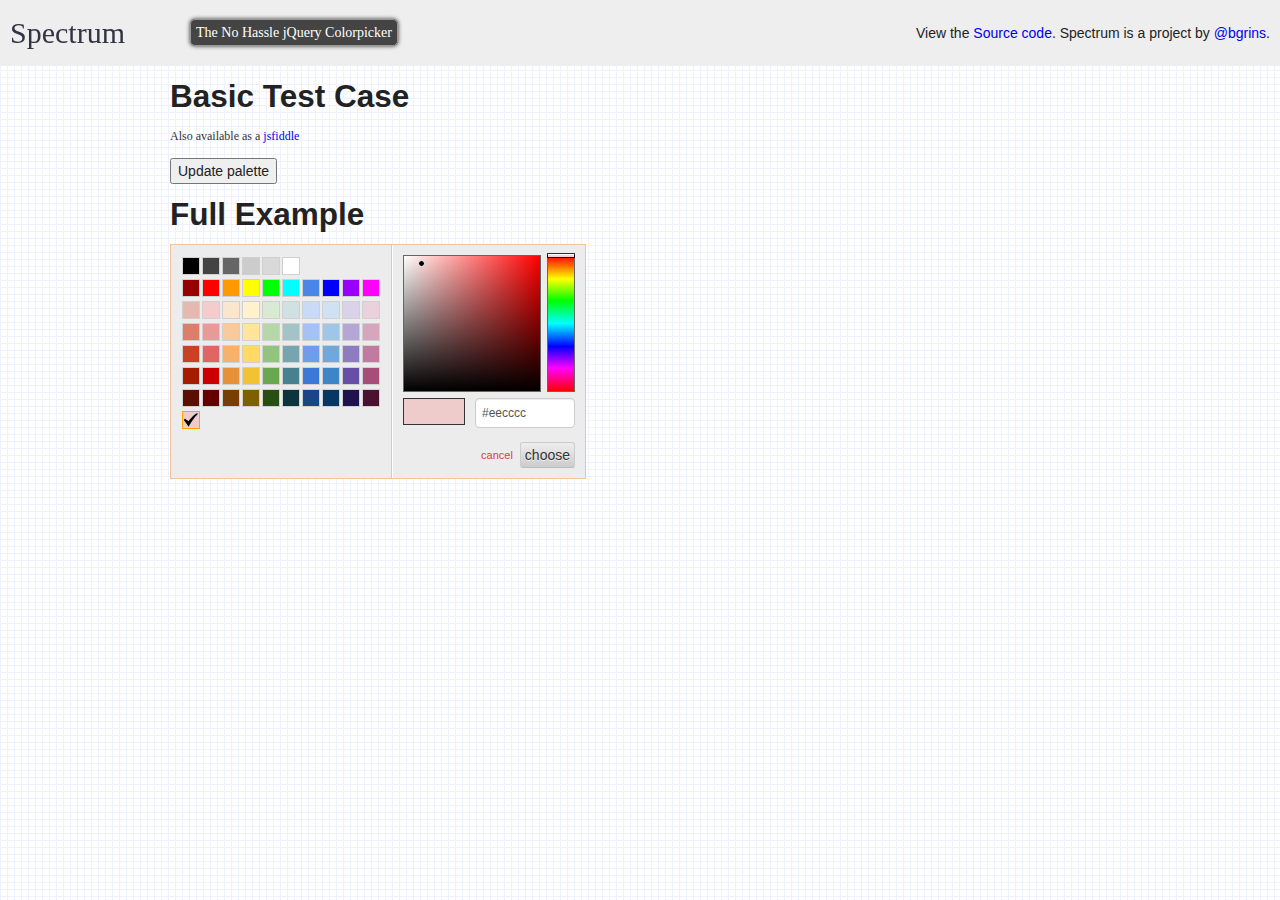
<file: fcgi-demo/scripts/bgrins-spectrum-ed52c1c/example/testcase.html>
<!doctype html>
<html>
<head>
    <meta http-equiv="content-type" content="text/html; charset=UTF-8">
    <title>Spectrum - The No Hassle jQuery Colorpicker</title>

    <meta name="description" content="Spectrum is a JavaScript colorpicker plugin using the jQuery framework.  It is highly customizable, but can also be used as a simple input type=color polyfill">
    <meta name="author" content="Brian Grinstead and Spectrum contributors">

    <link rel="stylesheet" type="text/css" href="../spectrum.css">
    <link rel="stylesheet" type="text/css" href="../docs/bootstrap.css">
    <link rel="stylesheet" type="text/css" href="../docs/docs.css">
    <script type="text/javascript" src="../docs/jquery-1.9.1.js"></script>
    <script type="text/javascript" src="../spectrum.js"></script>
</head>
<body>
<div id='header'>
    <h1><a href='http://bgrins.github.com/spectrum'>Spectrum</a></h1> <h2><em>The No Hassle jQuery Colorpicker</em></h2>
    <div id='links'>
        View the <a href='http://github.com/bgrins/spectrum'>Source code</a>.
        Spectrum is a project by <a href='http://twitter.com/bgrins'>@bgrins</a>.
    </div>
    <br style='clear:both;' />
</div>

<div class="container">
    <h2>Basic Test Case</h2>
    <p>Also available as a <a href="http://jsfiddle.net/bgrins/ctkY3/">jsfiddle</a></p>

<button id="update">Update palette</button>
<h2>Full Example</h2>
<input type='text' id="full"/>

</div>

<script type="text/javascript">

$("#update").click (function() {
    console.log($("#full").spectrum("option", "palette"));
    $("#full").spectrum("option", "palette", [
        ["red", "green", "blue"]    
    ]);
});

$("#full").spectrum({
    color: "#ECC",
    flat: true,
    showInput: true,
    className: "full-spectrum",
    showInitial: true,
    showPalette: true,
    showSelectionPalette: true,
    maxPaletteSize: 10,
    preferredFormat: "hex",
    localStorageKey: "spectrum.demo",
    move: function (color) {
        
    },
    show: function () {
    
    },
    beforeShow: function () {
    
    },
    hide: function () {
    
    },
    change: function() {
        
    },
    palette: [
        ["rgb(0, 0, 0)", "rgb(67, 67, 67)", "rgb(102, 102, 102)",
        "rgb(204, 204, 204)", "rgb(217, 217, 217)","rgb(255, 255, 255)"],
        ["rgb(152, 0, 0)", "rgb(255, 0, 0)", "rgb(255, 153, 0)", "rgb(255, 255, 0)", "rgb(0, 255, 0)",
        "rgb(0, 255, 255)", "rgb(74, 134, 232)", "rgb(0, 0, 255)", "rgb(153, 0, 255)", "rgb(255, 0, 255)"], 
        ["rgb(230, 184, 175)", "rgb(244, 204, 204)", "rgb(252, 229, 205)", "rgb(255, 242, 204)", "rgb(217, 234, 211)", 
        "rgb(208, 224, 227)", "rgb(201, 218, 248)", "rgb(207, 226, 243)", "rgb(217, 210, 233)", "rgb(234, 209, 220)", 
        "rgb(221, 126, 107)", "rgb(234, 153, 153)", "rgb(249, 203, 156)", "rgb(255, 229, 153)", "rgb(182, 215, 168)", 
        "rgb(162, 196, 201)", "rgb(164, 194, 244)", "rgb(159, 197, 232)", "rgb(180, 167, 214)", "rgb(213, 166, 189)", 
        "rgb(204, 65, 37)", "rgb(224, 102, 102)", "rgb(246, 178, 107)", "rgb(255, 217, 102)", "rgb(147, 196, 125)", 
        "rgb(118, 165, 175)", "rgb(109, 158, 235)", "rgb(111, 168, 220)", "rgb(142, 124, 195)", "rgb(194, 123, 160)",
        "rgb(166, 28, 0)", "rgb(204, 0, 0)", "rgb(230, 145, 56)", "rgb(241, 194, 50)", "rgb(106, 168, 79)",
        "rgb(69, 129, 142)", "rgb(60, 120, 216)", "rgb(61, 133, 198)", "rgb(103, 78, 167)", "rgb(166, 77, 121)",
        "rgb(91, 15, 0)", "rgb(102, 0, 0)", "rgb(120, 63, 4)", "rgb(127, 96, 0)", "rgb(39, 78, 19)", 
        "rgb(12, 52, 61)", "rgb(28, 69, 135)", "rgb(7, 55, 99)", "rgb(32, 18, 77)", "rgb(76, 17, 48)"]
    ]
});

</script>
</body>
</html>
</file>
<file: fcgi-demo/scripts/bgrins-spectrum-ed52c1c/spectrum.css>
/***
Spectrum Colorpicker v1.5.1
https://github.com/bgrins/spectrum
Author: Brian Grinstead
License: MIT
***/

.sp-container {
    position:absolute;
    top:0;
    left:0;
    display:inline-block;
    *display: inline;
    *zoom: 1;
    /* https://github.com/bgrins/spectrum/issues/40 */
    z-index: 9999994;
    overflow: hidden;
}
.sp-container.sp-flat {
    position: relative;
}

/* Fix for * { box-sizing: border-box; } */
.sp-container,
.sp-container * {
    -webkit-box-sizing: content-box;
       -moz-box-sizing: content-box;
            box-sizing: content-box;
}

/* http://ansciath.tumblr.com/post/7347495869/css-aspect-ratio */
.sp-top {
  position:relative;
  width: 100%;
  display:inline-block;
}
.sp-top-inner {
   position:absolute;
   top:0;
   left:0;
   bottom:0;
   right:0;
}
.sp-color {
    position: absolute;
    top:0;
    left:0;
    bottom:0;
    right:20%;
}
.sp-hue {
    position: absolute;
    top:0;
    right:0;
    bottom:0;
    left:84%;
    height: 100%;
}

.sp-clear-enabled .sp-hue {
    top:33px;
    height: 77.5%;
}

.sp-fill {
    padding-top: 80%;
}
.sp-sat, .sp-val {
    position: absolute;
    top:0;
    left:0;
    right:0;
    bottom:0;
}

.sp-alpha-enabled .sp-top {
    margin-bottom: 18px;
}
.sp-alpha-enabled .sp-alpha {
    display: block;
}
.sp-alpha-handle {
    position:absolute;
    top:-4px;
    bottom: -4px;
    width: 6px;
    left: 50%;
    cursor: pointer;
    border: 1px solid black;
    background: white;
    opacity: .8;
}
.sp-alpha {
    display: none;
    position: absolute;
    bottom: -14px;
    right: 0;
    left: 0;
    height: 8px;
}
.sp-alpha-inner {
    border: solid 1px #333;
}

.sp-clear {
    display: none;
}

.sp-clear.sp-clear-display {
    background-position: center;
}

.sp-clear-enabled .sp-clear {
    display: block;
    position:absolute;
    top:0px;
    right:0;
    bottom:0;
    left:84%;
    height: 28px;
}

/* Don't allow text selection */
.sp-container, .sp-replacer, .sp-preview, .sp-dragger, .sp-slider, .sp-alpha, .sp-clear, .sp-alpha-handle, .sp-container.sp-dragging .sp-input, .sp-container button  {
    -webkit-user-select:none;
    -moz-user-select: -moz-none;
    -o-user-select:none;
    user-select: none;
}

.sp-container.sp-input-disabled .sp-input-container {
    display: none;
}
.sp-container.sp-buttons-disabled .sp-button-container {
    display: none;
}
.sp-container.sp-palette-buttons-disabled .sp-palette-button-container {
    display: none;
}
.sp-palette-only .sp-picker-container {
    display: none;
}
.sp-palette-disabled .sp-palette-container {
    display: none;
}

.sp-initial-disabled .sp-initial {
    display: none;
}


/* Gradients for hue, saturation and value instead of images.  Not pretty... but it works */
.sp-sat {
    background-image: -webkit-gradient(linear,  0 0, 100% 0, from(#FFF), to(rgba(204, 154, 129, 0)));
    background-image: -webkit-linear-gradient(left, #FFF, rgba(204, 154, 129, 0));
    background-image: -moz-linear-gradient(left, #fff, rgba(204, 154, 129, 0));
    background-image: -o-linear-gradient(left, #fff, rgba(204, 154, 129, 0));
    background-image: -ms-linear-gradient(left, #fff, rgba(204, 154, 129, 0));
    background-image: linear-gradient(to right, #fff, rgba(204, 154, 129, 0));
    -ms-filter: "progid:DXImageTransform.Microsoft.gradient(GradientType = 1, startColorstr=#FFFFFFFF, endColorstr=#00CC9A81)";
    filter : progid:DXImageTransform.Microsoft.gradient(GradientType = 1, startColorstr='#FFFFFFFF', endColorstr='#00CC9A81');
}
.sp-val {
    background-image: -webkit-gradient(linear, 0 100%, 0 0, from(#000000), to(rgba(204, 154, 129, 0)));
    background-image: -webkit-linear-gradient(bottom, #000000, rgba(204, 154, 129, 0));
    background-image: -moz-linear-gradient(bottom, #000, rgba(204, 154, 129, 0));
    background-image: -o-linear-gradient(bottom, #000, rgba(204, 154, 129, 0));
    background-image: -ms-linear-gradient(bottom, #000, rgba(204, 154, 129, 0));
    background-image: linear-gradient(to top, #000, rgba(204, 154, 129, 0));
    -ms-filter: "progid:DXImageTransform.Microsoft.gradient(startColorstr=#00CC9A81, endColorstr=#FF000000)";
    filter : progid:DXImageTransform.Microsoft.gradient(startColorstr='#00CC9A81', endColorstr='#FF000000');
}

.sp-hue {
    background: -moz-linear-gradient(top, #ff0000 0%, #ffff00 17%, #00ff00 33%, #00ffff 50%, #0000ff 67%, #ff00ff 83%, #ff0000 100%);
    background: -ms-linear-gradient(top, #ff0000 0%, #ffff00 17%, #00ff00 33%, #00ffff 50%, #0000ff 67%, #ff00ff 83%, #ff0000 100%);
    background: -o-linear-gradient(top, #ff0000 0%, #ffff00 17%, #00ff00 33%, #00ffff 50%, #0000ff 67%, #ff00ff 83%, #ff0000 100%);
    background: -webkit-gradient(linear, left top, left bottom, from(#ff0000), color-stop(0.17, #ffff00), color-stop(0.33, #00ff00), color-stop(0.5, #00ffff), color-stop(0.67, #0000ff), color-stop(0.83, #ff00ff), to(#ff0000));
    background: -webkit-linear-gradient(top, #ff0000 0%, #ffff00 17%, #00ff00 33%, #00ffff 50%, #0000ff 67%, #ff00ff 83%, #ff0000 100%);
    background: linear-gradient(to bottom, #ff0000 0%, #ffff00 17%, #00ff00 33%, #00ffff 50%, #0000ff 67%, #ff00ff 83%, #ff0000 100%);
}

/* IE filters do not support multiple color stops.
   Generate 6 divs, line them up, and do two color gradients for each.
   Yes, really.
 */
.sp-1 {
    height:17%;
    filter: progid:DXImageTransform.Microsoft.gradient(startColorstr='#ff0000', endColorstr='#ffff00');
}
.sp-2 {
    height:16%;
    filter: progid:DXImageTransform.Microsoft.gradient(startColorstr='#ffff00', endColorstr='#00ff00');
}
.sp-3 {
    height:17%;
    filter: progid:DXImageTransform.Microsoft.gradient(startColorstr='#00ff00', endColorstr='#00ffff');
}
.sp-4 {
    height:17%;
    filter: progid:DXImageTransform.Microsoft.gradient(startColorstr='#00ffff', endColorstr='#0000ff');
}
.sp-5 {
    height:16%;
    filter: progid:DXImageTransform.Microsoft.gradient(startColorstr='#0000ff', endColorstr='#ff00ff');
}
.sp-6 {
    height:17%;
    filter: progid:DXImageTransform.Microsoft.gradient(startColorstr='#ff00ff', endColorstr='#ff0000');
}

.sp-hidden {
    display: none !important;
}

/* Clearfix hack */
.sp-cf:before, .sp-cf:after { content: ""; display: table; }
.sp-cf:after { clear: both; }
.sp-cf { *zoom: 1; }

/* Mobile devices, make hue slider bigger so it is easier to slide */
@media (max-device-width: 480px) {
    .sp-color { right: 40%; }
    .sp-hue { left: 63%; }
    .sp-fill { padding-top: 60%; }
}
.sp-dragger {
   border-radius: 5px;
   height: 5px;
   width: 5px;
   border: 1px solid #fff;
   background: #000;
   cursor: pointer;
   position:absolute;
   top:0;
   left: 0;
}
.sp-slider {
    position: absolute;
    top:0;
    cursor:pointer;
    height: 3px;
    left: -1px;
    right: -1px;
    border: 1px solid #000;
    background: white;
    opacity: .8;
}

/*
Theme authors:
Here are the basic themeable display options (colors, fonts, global widths).
See http://bgrins.github.io/spectrum/themes/ for instructions.
*/

.sp-container {
    border-radius: 0;
    background-color: #ECECEC;
    border: solid 1px #f0c49B;
    padding: 0;
}
.sp-container, .sp-container button, .sp-container input, .sp-color, .sp-hue, .sp-clear {
    font: normal 12px "Lucida Grande", "Lucida Sans Unicode", "Lucida Sans", Geneva, Verdana, sans-serif;
    -webkit-box-sizing: border-box;
    -moz-box-sizing: border-box;
    -ms-box-sizing: border-box;
    box-sizing: border-box;
}
.sp-top {
    margin-bottom: 3px;
}
.sp-color, .sp-hue, .sp-clear {
    border: solid 1px #666;
}

/* Input */
.sp-input-container {
    float:right;
    width: 100px;
    margin-bottom: 4px;
}
.sp-initial-disabled  .sp-input-container {
    width: 100%;
}
.sp-input {
   font-size: 12px !important;
   border: 1px inset;
   padding: 4px 5px;
   margin: 0;
   width: 100%;
   background:transparent;
   border-radius: 3px;
   color: #222;
}
.sp-input:focus  {
    border: 1px solid orange;
}
.sp-input.sp-validation-error {
    border: 1px solid red;
    background: #fdd;
}
.sp-picker-container , .sp-palette-container {
    float:left;
    position: relative;
    padding: 10px;
    padding-bottom: 300px;
    margin-bottom: -290px;
}
.sp-picker-container {
    width: 172px;
    border-left: solid 1px #fff;
}

/* Palettes */
.sp-palette-container {
    border-right: solid 1px #ccc;
}

.sp-palette-only .sp-palette-container {
    border: 0;
}

.sp-palette .sp-thumb-el {
    display: block;
    position:relative;
    float:left;
    width: 24px;
    height: 15px;
    margin: 3px;
    cursor: pointer;
    border:solid 2px transparent;
}
.sp-palette .sp-thumb-el:hover, .sp-palette .sp-thumb-el.sp-thumb-active {
    border-color: orange;
}
.sp-thumb-el {
    position:relative;
}

/* Initial */
.sp-initial {
    float: left;
    border: solid 1px #333;
}
.sp-initial span {
    width: 30px;
    height: 25px;
    border:none;
    display:block;
    float:left;
    margin:0;
}

.sp-initial .sp-clear-display {
    background-position: center;
}

/* Buttons */
.sp-palette-button-container,
.sp-button-container {
    float: right;
}

/* Replacer (the little preview div that shows up instead of the <input>) */
.sp-replacer {
    margin:0;
    overflow:hidden;
    cursor:pointer;
    padding: 4px;
    display:inline-block;
    *zoom: 1;
    *display: inline;
    border: solid 1px #91765d;
    background: #eee;
    color: #333;
    vertical-align: middle;
}
.sp-replacer:hover, .sp-replacer.sp-active {
    border-color: #F0C49B;
    color: #111;
}
.sp-replacer.sp-disabled {
    cursor:default;
    border-color: silver;
    color: silver;
}
.sp-dd {
    padding: 2px 0;
    height: 16px;
    line-height: 16px;
    float:left;
    font-size:10px;
}
.sp-preview {
    position:relative;
    width:25px;
    height: 20px;
    border: solid 1px #222;
    margin-right: 5px;
    float:left;
    z-index: 0;
}

.sp-palette {
    *width: 220px;
    max-width: 220px;
}
.sp-palette .sp-thumb-el {
    width:16px;
    height: 16px;
    margin:2px 1px;
    border: solid 1px #d0d0d0;
}

.sp-container {
    padding-bottom:0;
}


/* Buttons: http://hellohappy.org/css3-buttons/ */
.sp-container button {
  background-color: #eeeeee;
  background-image: -webkit-linear-gradient(top, #eeeeee, #cccccc);
  background-image: -moz-linear-gradient(top, #eeeeee, #cccccc);
  background-image: -ms-linear-gradient(top, #eeeeee, #cccccc);
  background-image: -o-linear-gradient(top, #eeeeee, #cccccc);
  background-image: linear-gradient(to bottom, #eeeeee, #cccccc);
  border: 1px solid #ccc;
  border-bottom: 1px solid #bbb;
  border-radius: 3px;
  color: #333;
  font-size: 14px;
  line-height: 1;
  padding: 5px 4px;
  text-align: center;
  text-shadow: 0 1px 0 #eee;
  vertical-align: middle;
}
.sp-container button:hover {
    background-color: #dddddd;
    background-image: -webkit-linear-gradient(top, #dddddd, #bbbbbb);
    background-image: -moz-linear-gradient(top, #dddddd, #bbbbbb);
    background-image: -ms-linear-gradient(top, #dddddd, #bbbbbb);
    background-image: -o-linear-gradient(top, #dddddd, #bbbbbb);
    background-image: linear-gradient(to bottom, #dddddd, #bbbbbb);
    border: 1px solid #bbb;
    border-bottom: 1px solid #999;
    cursor: pointer;
    text-shadow: 0 1px 0 #ddd;
}
.sp-container button:active {
    border: 1px solid #aaa;
    border-bottom: 1px solid #888;
    -webkit-box-shadow: inset 0 0 5px 2px #aaaaaa, 0 1px 0 0 #eeeeee;
    -moz-box-shadow: inset 0 0 5px 2px #aaaaaa, 0 1px 0 0 #eeeeee;
    -ms-box-shadow: inset 0 0 5px 2px #aaaaaa, 0 1px 0 0 #eeeeee;
    -o-box-shadow: inset 0 0 5px 2px #aaaaaa, 0 1px 0 0 #eeeeee;
    box-shadow: inset 0 0 5px 2px #aaaaaa, 0 1px 0 0 #eeeeee;
}
.sp-cancel {
    font-size: 11px;
    color: #d93f3f !important;
    margin:0;
    padding:2px;
    margin-right: 5px;
    vertical-align: middle;
    text-decoration:none;

}
.sp-cancel:hover {
    color: #d93f3f !important;
    text-decoration: underline;
}


.sp-palette span:hover, .sp-palette span.sp-thumb-active {
    border-color: #000;
}

.sp-preview, .sp-alpha, .sp-thumb-el {
    position:relative;
    background-image: url([data-uri]);
}
.sp-preview-inner, .sp-alpha-inner, .sp-thumb-inner {
    display:block;
    position:absolute;
    top:0;left:0;bottom:0;right:0;
}

.sp-palette .sp-thumb-inner {
    background-position: 50% 50%;
    background-repeat: no-repeat;
}

.sp-palette .sp-thumb-light.sp-thumb-active .sp-thumb-inner {
    background-image: url([data-uri]);
}

.sp-palette .sp-thumb-dark.sp-thumb-active .sp-thumb-inner {
    background-image: url([data-uri]);
}

.sp-clear-display {
    background-repeat:no-repeat;
    background-position: center;
    background-image: url([data-uri]);
}
</file>
<file: fcgi-demo/scripts/bgrins-spectrum-ed52c1c/docs/docs.css>
/* Styles for the demo page only.  See spectrum.css for the actual colorpicker styles */
html { font-size: 100%; overflow-y: scroll; -webkit-text-size-adjust: 100%; -ms-text-size-adjust: 100%; }
body { margin: 0; font-size: 14px; line-height: 1.5; background: url([data-uri]); }
body, button, input, select, textarea { font-family: Droid Sans, Tahoma, sans-serif; color: #222; }
body p { font-family: Verdana; font-size: 12px; color: #333; line-height: 1.8; }
h1 { font-family: Lucida Sans, Droid Sans, Verdana; font-size: 30px; line-height: inherit;  margin: 0; padding:0; font-weight: lighter; position:fixed; top: 3px; left: 10px; }
h1 a { text-decoration: none; color: #334 !important; }
h1 a:hover { text-decoration: underline; color: #336 !important; }
#header { background: #eee; background: #eee; height: 60px; line-height: 60px; padding: 3px 10px;}

#goals { margin:0 auto; padding:0; width: 98%; }
.goal { float: left; width: 29%; margin:1%; padding:1%; color: #335; min-height: 300px; background: #eee; border-radius: 10px; font-family: Verdana; }
#docs .goal h4 { text-align: center; margin: .5em 0; font-weight: lighter; text-decoration: underline; font-family: Verdana; }
a { color: #00e; }
a:visited { color: #009; }
a:hover { color: #06e; }
a:focus { outline: thin dotted; }
#header h2 { float:left; margin:0; padding:0; margin-left: 180px; font-size: 14px; line-height: inherit; font-weight: normal; font-family: Georgia;}
#header h2 em {background: #444; color: #fff; font-style: normal; padding: 5px; border-radius: 5px; border: solid 1px #999; box-shadow: 0 0 4px #333;}
#links { float:right; text-align: right; }
#pick2-details { font: monospace; }
#switch-current { float: left; position:relative; display:none;}
/*#switch-current .spectrum-container { position: fixed; top:60px; left: 10px; }*/
#docs-content { margin-left: 190px; padding: 10px 30px; border:solid 10px #ecc; border-right:none;border-bottom:none; padding-bottom: 20px;  background: #fff; background: rgba(255, 255, 255, .6); }
.footer { padding-top: 50px; }
.switch-current-output { display:none; margin:3px auto; width: 200px; text-align: center; }
.type { padding-left: 4px; font-size: .8em; font-weight: bold;}
.description, .example {
    padding: 10px;
    border: 1px solid #888;
    background: white;
    position:relative;
    padding-top: 15px;
}
#docs {  }
#docs ul { margin-left: 25px; padding-left:10px; }
#docs li { list-style: square; margin-left: 6px; }
#docs p { margin: 0; padding:0; padding-top:4px; }
#docs pre { position:relative; }
#docs h2 { margin: 30px -25px; border-bottom: solid 1px; }
#docs h3 { padding: 10px 15px; margin: 10px auto; margin-top: 40px; border: solid 3px #aaa;
box-shadow: 0 3px 5px #333; }
#docs h3.point { box-shadow: none;  margin-left: -30px; margin-right: -30px; border: solid 1px #999; border-left: none; border-right:none;}
#code-heading { font-size: 24px; text-align: center; margin: 6px 0; }
#docs-content { color: #222; }
#docs-content.dark { color: #ddd; }
code { font-weight: bold; color: #933; }
.note { float:right; background: #eee; padding: 4px; font-size: 11px; border: solid 1px #bbb; border-radius: 4px;}
.option-content .note { float:none; position:absolute; right: 0; top: -40px;}
.option-content { position:relative; background: #ededed;
border: solid 2px #aaa; border-top: none;
padding: 12px; width: 95%; margin: 0 auto;
margin-top: -10px; padding-top: 20px;
box-shadow: 0 0 10px #ccc; border-radius: 0 0 5px 5px;
}
.em-label { padding:4px; margin-left: 10px; display:inline-block; vertical-align: top; margin-top: 3px; }
.hide { display:none; }
.clearfix:before, .clearfix:after { content: ""; display: table; }
.clearfix:after { clear: both; }
.clearfix { *zoom: 1; }

input[type="text"] { height: auto; }
.label {
  padding: 1px 4px 2px;
  font-size: 10.998px;
  font-weight: bold;
  line-height: 13px;
  color: #ffffff;
  vertical-align: middle;
  white-space: nowrap;
  text-shadow: 0 -1px 0 rgba(0, 0, 0, 0.25);
  background-color: #999999;
  -webkit-border-radius: 3px;
  -moz-border-radius: 3px;
  border-radius: 3px;
}
.label:hover {
  color: #ffffff;
  text-decoration: none;
}
.label-important {
  background-color: #b94a48;
}
.label-important:hover {
  background-color: #953b39;
}
.label-result {
  background-color: #3a87ad;
  margin-right: 5px;
}
.example .label-result {
    position:absolute;
    top: -10px;
    left: 5px;
}
.label-warning {
  background-color: #f89406;
}
.label-warning:hover {
  background-color: #c67605;
}
.label-success {
  background-color: #468847;
}
.label-success:hover {
  background-color: #356635;
}
.label-info {
  background-color: #3a87ad;
}
.label-info:hover {
  background-color: #2d6987;
}
.label-inverse {
  background-color: #333333;
}
.label-inverse:hover {
  background-color: #1a1a1a;
}
.alert {
  padding: 8px 35px 8px 14px;
  margin: 10px 0;
  text-shadow: 0 1px 0 rgba(255, 255, 255, 0.5);
  background-color: #fcf8e3;
  border: 1px solid #fbeed5;
  -webkit-border-radius: 4px;
  -moz-border-radius: 4px;
  border-radius: 4px;
  color: #c09853;
}
.alert-heading {
  color: inherit;
}
.alert .close {
  position: relative;
  top: -2px;
  right: -21px;
  line-height: 18px;
}
.alert-success {
  background-color: #dff0d8;
  border-color: #d6e9c6;
  color: #468847;
}
.alert-danger,
.alert-error {
  background-color: #f2dede;
  border-color: #eed3d7;
  color: #b94a48;
}
.alert-info {
  background-color: #d9edf7;
  border-color: #bce8f1;
  color: #3a87ad;
}
.alert-block {
  padding-top: 14px;
  padding-bottom: 14px;
}
.alert-block > p,
.alert-block > ul {
  margin-bottom: 0;
}
.alert-block p + p {
  margin-top: 5px;
}
.btn-primary:visited {
  color: #ffffff;
}

/* prettify */
.pln{color:#000}@media screen{.str{color:#080}.kwd{color:#008}.com{color:#800}.typ{color:#606}.lit{color:#066}.pun,.opn,.clo{color:#660}.tag{color:#008}.atn{color:#606}.atv{color:#080}.dec,.var{color:#606}.fun{color:red}}@media print,projection{.str{color:#060}.kwd{color:#006;font-weight:bold}.com{color:#600;font-style:italic}.typ{color:#404;font-weight:bold}.lit{color:#044}.pun,.opn,.clo{color:#440}.tag{color:#006;font-weight:bold}.atn{color:#404}.atv{color:#060}}pre.prettyprint{padding:2px;border:1px solid #888; background: white;}ol.linenums{margin-top:0;margin-bottom:0}li.L0,li.L1,li.L2,li.L3,li.L5,li.L6,li.L7,li.L8{list-style-type:none}li.L1,li.L3,li.L5,li.L7,li.L9{background:#eee}

/* desert scheme ported from vim to google prettify */
.dark pre { display: block; background-color: #333; border:1px solid #888; padding:2px;  }
.dark pre .nocode { background-color: none; color: #000 }
.dark pre .str { color: #ffa0a0 } /* string  - pink */
.dark pre .kwd { color: #f0e68c; font-weight: bold }
.dark pre .com { color: #87ceeb } /* comment - skyblue */
.dark pre .typ { color: #98fb98 } /* type    - lightgreen */
.dark pre .lit { color: #cd5c5c } /* literal - darkred */
.dark pre .pun { color: #fff }    /* punctuation */
.dark pre .pln { color: #fff }    /* plaintext */
.dark pre .tag { color: #f0e68c; font-weight: bold } /* html/xml tag    - lightyellow */
.dark pre .atn { color: #bdb76b; font-weight: bold } /* attribute name  - khaki */
.dark pre .atv { color: #ffa0a0 } /* attribute value - pink */
.dark pre .dec { color: #98fb98 } /* decimal         - lightgreen */

@media print {
  .dark pre { background-color: none }
  .dark pre .str, .dark code .str { color: #060 }
  .dark pre .kwd, .dark code .kwd { color: #006; font-weight: bold }
  .dark pre .com, .dark code .com { color: #600; font-style: italic }
  .dark pre .typ, .dark code .typ { color: #404; font-weight: bold }
  .dark pre .lit, .dark code .lit { color: #044 }
  .dark pre .pun, .dark code .pun { color: #440 }
  .dark pre .pln, .dark code .pln { color: #000 }
  .dark pre .tag, .dark code .tag { color: #006; font-weight: bold }
  .dark pre .atn, .dark code .atn { color: #404 }
  .dark pre .atv, .dark code .atv { color: #060 }
}

/* http://projects.jga.me/toc/ */
#toc {
    top: 76px;
    bottom: 0;
    left: 0px;
    position: fixed;
    font-size: 11px;
    width: 180px;
    color: #222;
    overflow-y: auto;
    font-family: Georgia;
}
#toc-slider {
    position:fixed;
    top:0;
    bottom:0;
    left: 0;
    width: 170px;
    background: #eee;
    line-height: 60px;
    padding-top: 3px;
    padding-left: 10px;
    border-right: solid 10px #cce;
    z-index: -1;
}

@media (max-device-width: 480px) {

#toc, #toc-slider, h1 {
    position:absolute;
}
}
#toc ul {
    margin: 0;
    padding: 0;
    list-style: none;
}

#toc li {
    padding: 5px 10px;
}

#toc a {
    color: #225;
    text-decoration: none;
    display: block;
}

#toc .toc-h2 {
    padding-left: 10px;
}

#toc .toc-h3 {
    padding-left: 25px;
}

#toc .toc-active {
    background: #CCE;
}




.full-spectrum  {
    margin: 0 auto;
}
.full-spectrum .sp-palette {

max-width: 200px;
}
</file>
<file: fcgi-demo/scripts/bgrins-spectrum-ed52c1c/themes/sp-dark.css>
/* Container */
.sp-dark.sp-container {
    background-color: #333;
    border: solid 1px #555;
}

/* Replacer (the little preview div that shows up instead of the <input>) */
.sp-dark.sp-replacer {
    border: solid 1px #fff;
    background: #333;
    color: #eee;
    vertical-align: middle;
}
.sp-replacer:hover, .sp-replacer.sp-active {
    border-color: #F0C49B;
    color: #fff;
}
.sp-replacer.sp-disabled {
    border-color: silver;
    color: silver;
}
.sp-dark .sp-preview {
    border: solid 1px #999;
}
.sp-dark .sp-cancel {
    color: #f99f9f !important;
}

.sp-dark, .sp-dark button, .sp-dark input, .sp-color, .sp-hue {

}

/* Input */
.sp-dark .sp-input-container {

}
.sp-dark .sp-initial-disabled .sp-input-container {

}
.sp-dark .sp-input {

}
.sp-dark .sp-input:focus  {

}
.sp-dark .sp-input.sp-validation-error {

}

.sp-dark .sp-picker-container , .sp-dark .sp-palette-container {

}
.sp-dark .sp-picker-container {

}

/* Palettes */
.sp-dark .sp-palette-container {

}

.sp-dark .sp-palette .sp-thumb-el {

}
.sp-dark .sp-palette .sp-thumb-el:hover, .sp-dark .sp-palette .sp-thumb-el.sp-thumb-active {

}
.sp-dark .sp-thumb-el {
}

/* Initial */
.sp-dark .sp-initial {

}
.sp-dark .sp-initial span {

}

/* Buttons */
.sp-dark .sp-button-container {

}

/* Replacer (the little preview div that shows up instead of the <input>) */
.sp-dark.sp-replacer {

}
.sp-dark.sp-replacer:hover, .sp-dark.sp-replacer.sp-active {
    border-color: #F0C49B;
    color: #111;
}
.sp-dark.sp-replacer.sp-disabled {

}
.sp-dark .sp-dd {

}



.sp-dark .sp-preview {

}
.sp-dark .sp-palette {

}
.sp-dark .sp-palette .sp-thumb-el {

}

.sp-dark button {

}
.sp-dark button:hover {

}
.sp-dark button:active {

}
.sp-dark .sp-cancel {

}
.sp-dark .sp-cancel:hover {

}
.sp-dark .sp-palette span:hover, .sp-dark .sp-palette span.sp-thumb-active {

}
</file>
<file: fcgi-demo/scripts/bgrins-spectrum-ed52c1c/test/qunit.css>
/**
 * QUnit v1.10.0 - A JavaScript Unit Testing Framework
 *
 * http://qunitjs.com
 *
 * Copyright 2012 jQuery Foundation and other contributors
 * Released under the MIT license.
 * http://jquery.org/license
 */

/** Font Family and Sizes */

#qunit-tests, #qunit-header, #qunit-banner, #qunit-testrunner-toolbar, #qunit-userAgent, #qunit-testresult {
    font-family: "Helvetica Neue Light", "HelveticaNeue-Light", "Helvetica Neue", Calibri, Helvetica, Arial, sans-serif;
}

#qunit-testrunner-toolbar, #qunit-userAgent, #qunit-testresult, #qunit-tests li { font-size: small; }
#qunit-tests { font-size: smaller; }


/** Resets */

#qunit-tests, #qunit-tests ol, #qunit-header, #qunit-banner, #qunit-userAgent, #qunit-testresult, #qunit-modulefilter {
    margin: 0;
    padding: 0;
}


/** Header */

#qunit-header {
    padding: 0.5em 0 0.5em 1em;

    color: #8699a4;
    background-color: #0d3349;

    font-size: 1.5em;
    line-height: 1em;
    font-weight: normal;

    border-radius: 5px 5px 0 0;
    -moz-border-radius: 5px 5px 0 0;
    -webkit-border-top-right-radius: 5px;
    -webkit-border-top-left-radius: 5px;
}

#qunit-header a {
    text-decoration: none;
    color: #c2ccd1;
}

#qunit-header a:hover,
#qunit-header a:focus {
    color: #fff;
}

#qunit-testrunner-toolbar label {
    display: inline-block;
    padding: 0 .5em 0 .1em;
}

#qunit-banner {
    height: 5px;
}

#qunit-testrunner-toolbar {
    padding: 0.5em 0 0.5em 2em;
    color: #5E740B;
    background-color: #eee;
    overflow: hidden;
}

#qunit-userAgent {
    padding: 0.5em 0 0.5em 2.5em;
    background-color: #2b81af;
    color: #fff;
    text-shadow: rgba(0, 0, 0, 0.5) 2px 2px 1px;
}

#qunit-modulefilter-container {
    float: right;
}

/** Tests: Pass/Fail */

#qunit-tests {
    list-style-position: inside;
}

#qunit-tests li {
    padding: 0.4em 0.5em 0.4em 2.5em;
    border-bottom: 1px solid #fff;
    list-style-position: inside;
}

#qunit-tests.hidepass li.pass, #qunit-tests.hidepass li.running  {
    display: none;
}

#qunit-tests li strong {
    cursor: pointer;
}

#qunit-tests li a {
    padding: 0.5em;
    color: #c2ccd1;
    text-decoration: none;
}
#qunit-tests li a:hover,
#qunit-tests li a:focus {
    color: #000;
}

#qunit-tests ol {
    margin-top: 0.5em;
    padding: 0.5em;

    background-color: #fff;

    border-radius: 5px;
    -moz-border-radius: 5px;
    -webkit-border-radius: 5px;
}

#qunit-tests table {
    border-collapse: collapse;
    margin-top: .2em;
}

#qunit-tests th {
    text-align: right;
    vertical-align: top;
    padding: 0 .5em 0 0;
}

#qunit-tests td {
    vertical-align: top;
}

#qunit-tests pre {
    margin: 0;
    white-space: pre-wrap;
    word-wrap: break-word;
}

#qunit-tests del {
    background-color: #e0f2be;
    color: #374e0c;
    text-decoration: none;
}

#qunit-tests ins {
    background-color: #ffcaca;
    color: #500;
    text-decoration: none;
}

/*** Test Counts */

#qunit-tests b.counts                       { color: black; }
#qunit-tests b.passed                       { color: #5E740B; }
#qunit-tests b.failed                       { color: #710909; }

#qunit-tests li li {
    padding: 5px;
    background-color: #fff;
    border-bottom: none;
    list-style-position: inside;
}

/*** Passing Styles */

#qunit-tests li li.pass {
    color: #3c510c;
    background-color: #fff;
    border-left: 10px solid #C6E746;
}

#qunit-tests .pass                          { color: #528CE0; background-color: #D2E0E6; }
#qunit-tests .pass .test-name               { color: #366097; }

#qunit-tests .pass .test-actual,
#qunit-tests .pass .test-expected           { color: #999999; }

#qunit-banner.qunit-pass                    { background-color: #C6E746; }

/*** Failing Styles */

#qunit-tests li li.fail {
    color: #710909;
    background-color: #fff;
    border-left: 10px solid #EE5757;
    white-space: pre;
}

#qunit-tests > li:last-child {
    border-radius: 0 0 5px 5px;
    -moz-border-radius: 0 0 5px 5px;
    -webkit-border-bottom-right-radius: 5px;
    -webkit-border-bottom-left-radius: 5px;
}

#qunit-tests .fail                          { color: #000000; background-color: #EE5757; }
#qunit-tests .fail .test-name,
#qunit-tests .fail .module-name             { color: #000000; }

#qunit-tests .fail .test-actual             { color: #EE5757; }
#qunit-tests .fail .test-expected           { color: green;   }

#qunit-banner.qunit-fail                    { background-color: #EE5757; }


/** Result */

#qunit-testresult {
    padding: 0.5em 0.5em 0.5em 2.5em;

    color: #2b81af;
    background-color: #D2E0E6;

    border-bottom: 1px solid white;
}
#qunit-testresult .module-name {
    font-weight: bold;
}

/** Fixture */

#qunit-fixture {
    position: absolute;
    top: -10000px;
    left: -10000px;
    width: 1000px;
    height: 1000px;
}
</file>
